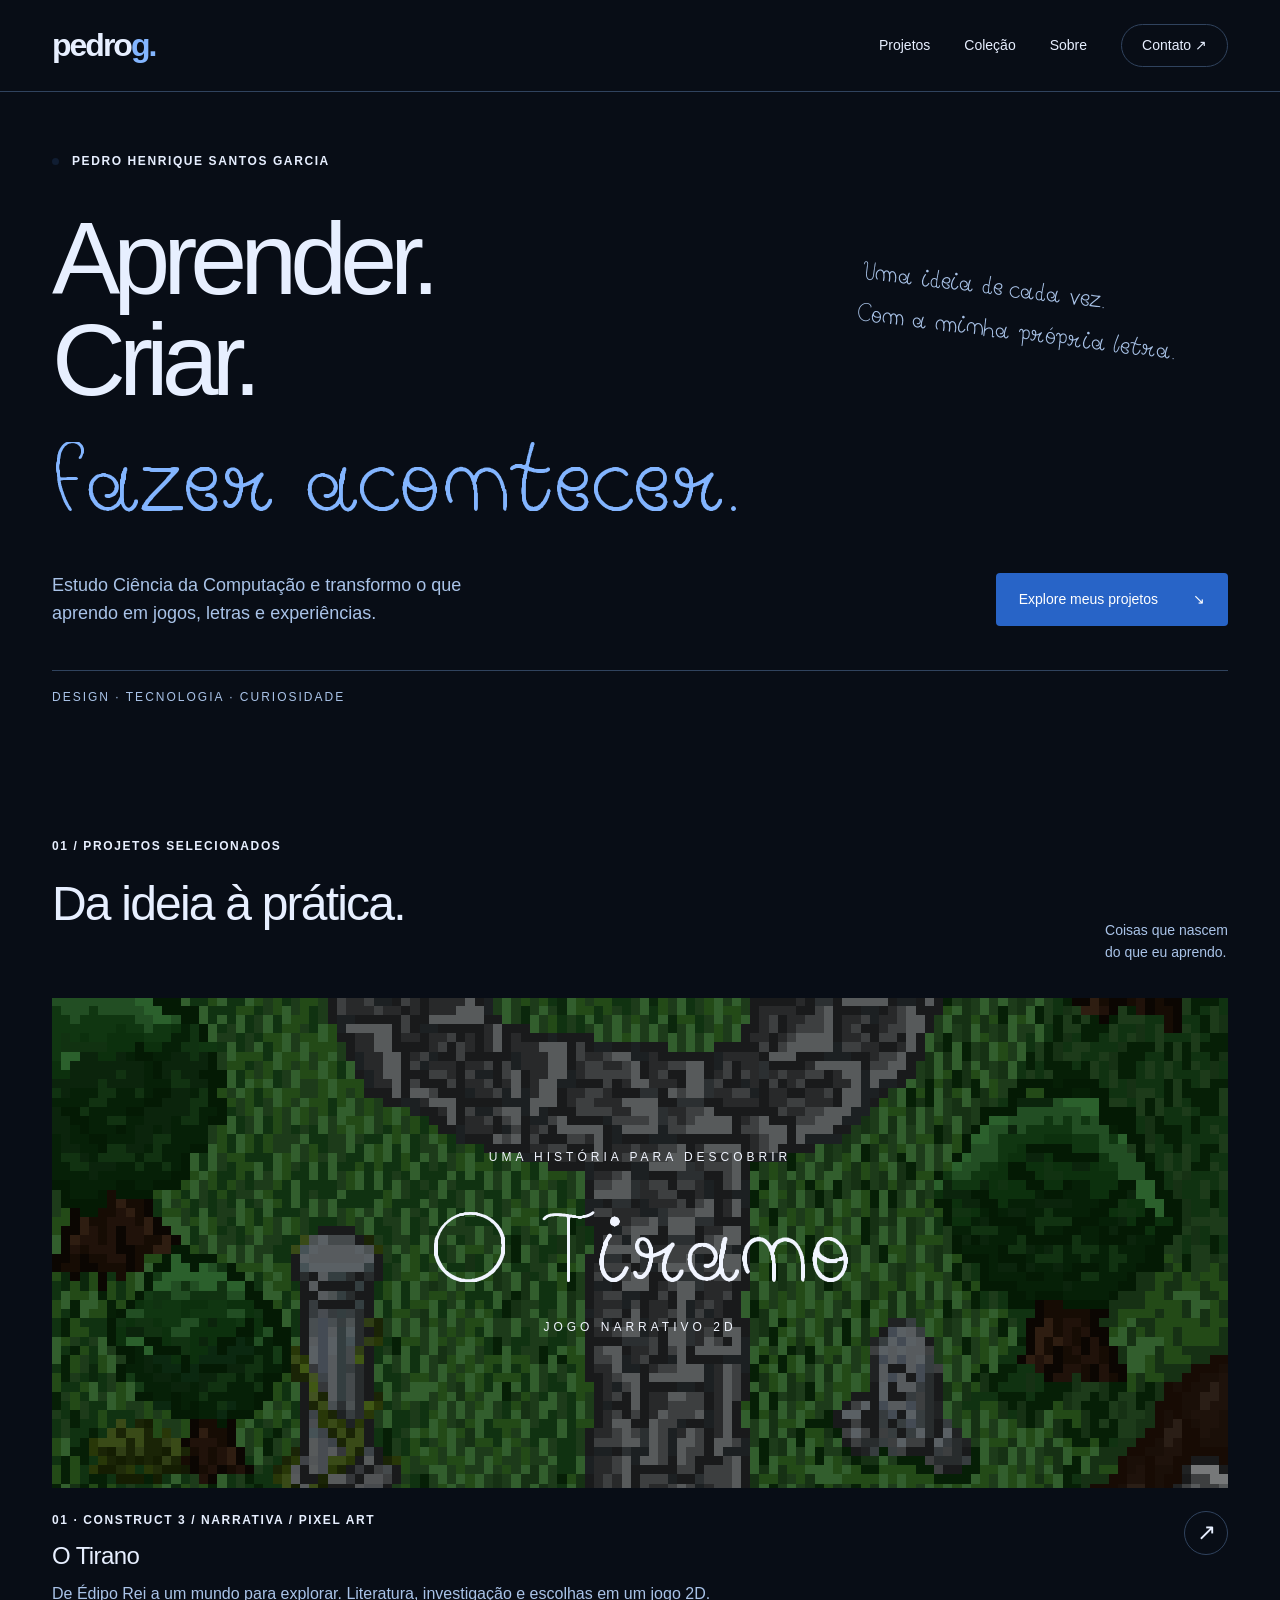
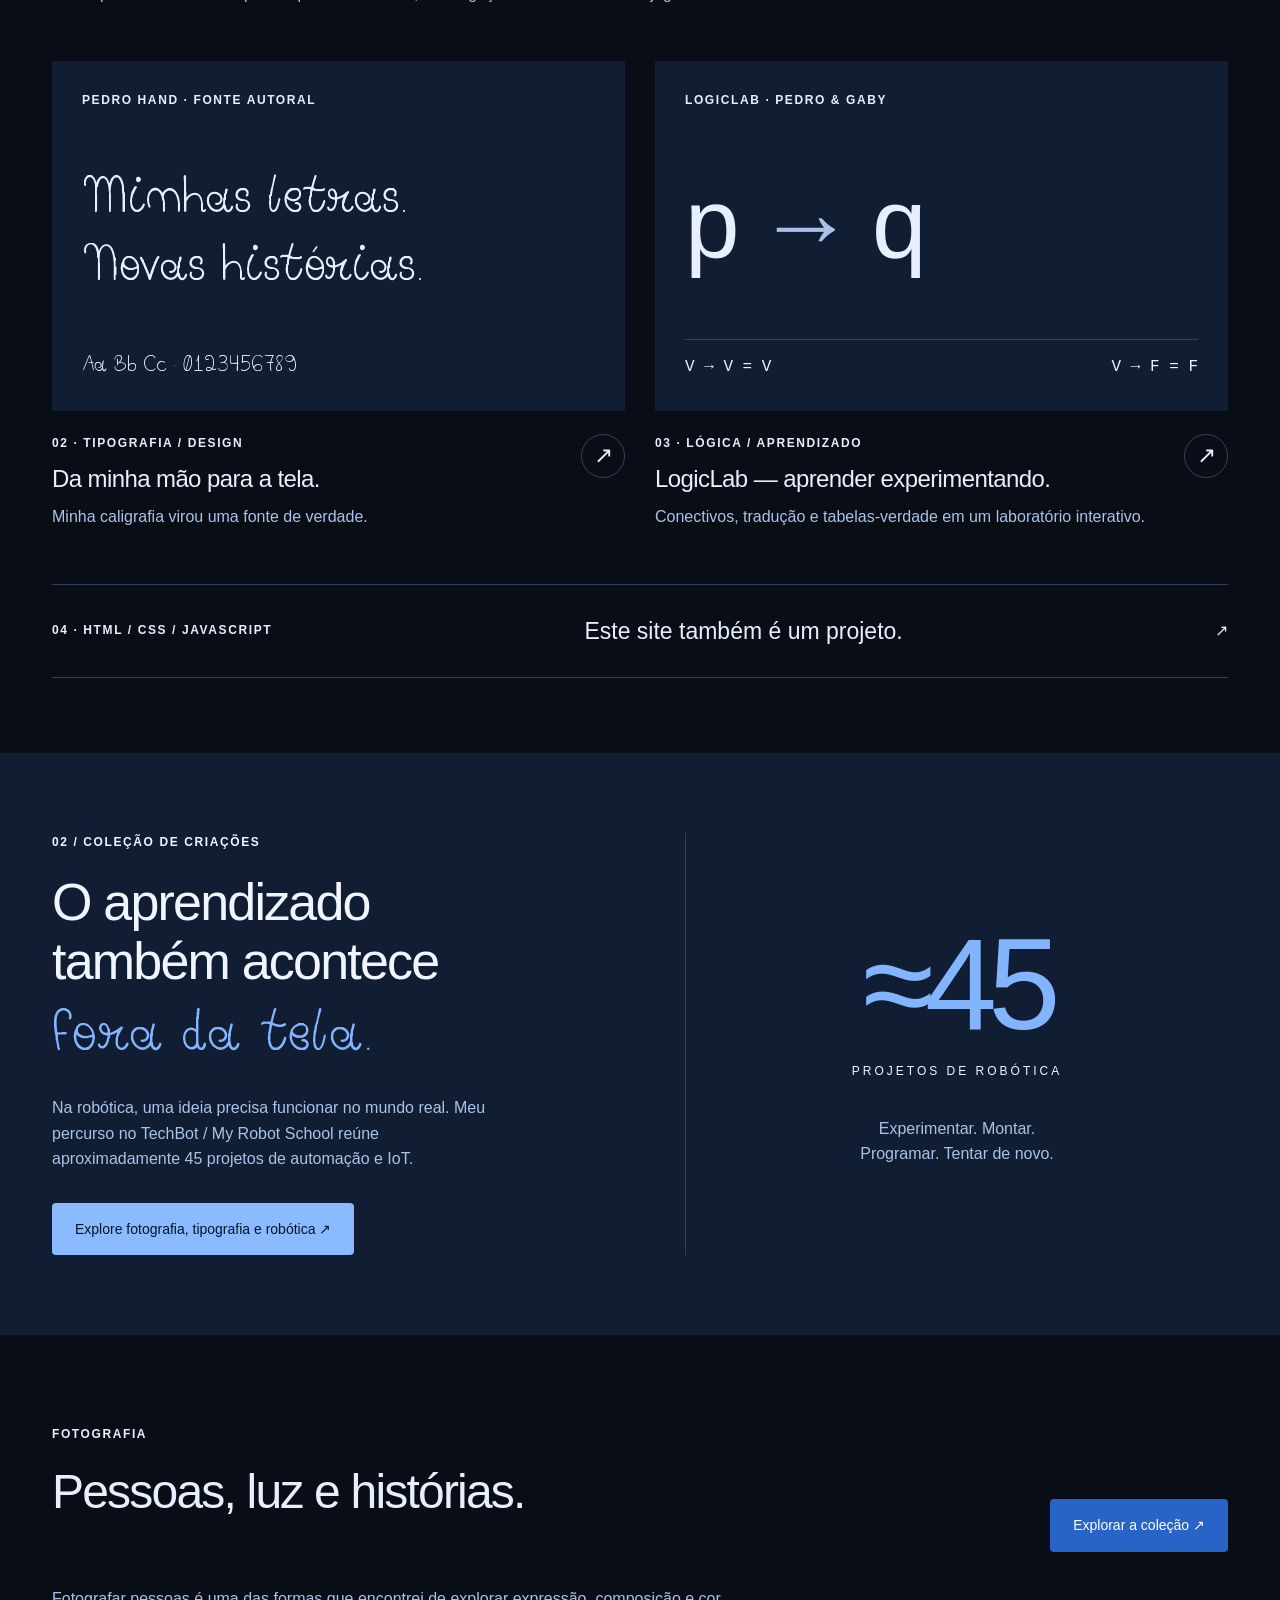
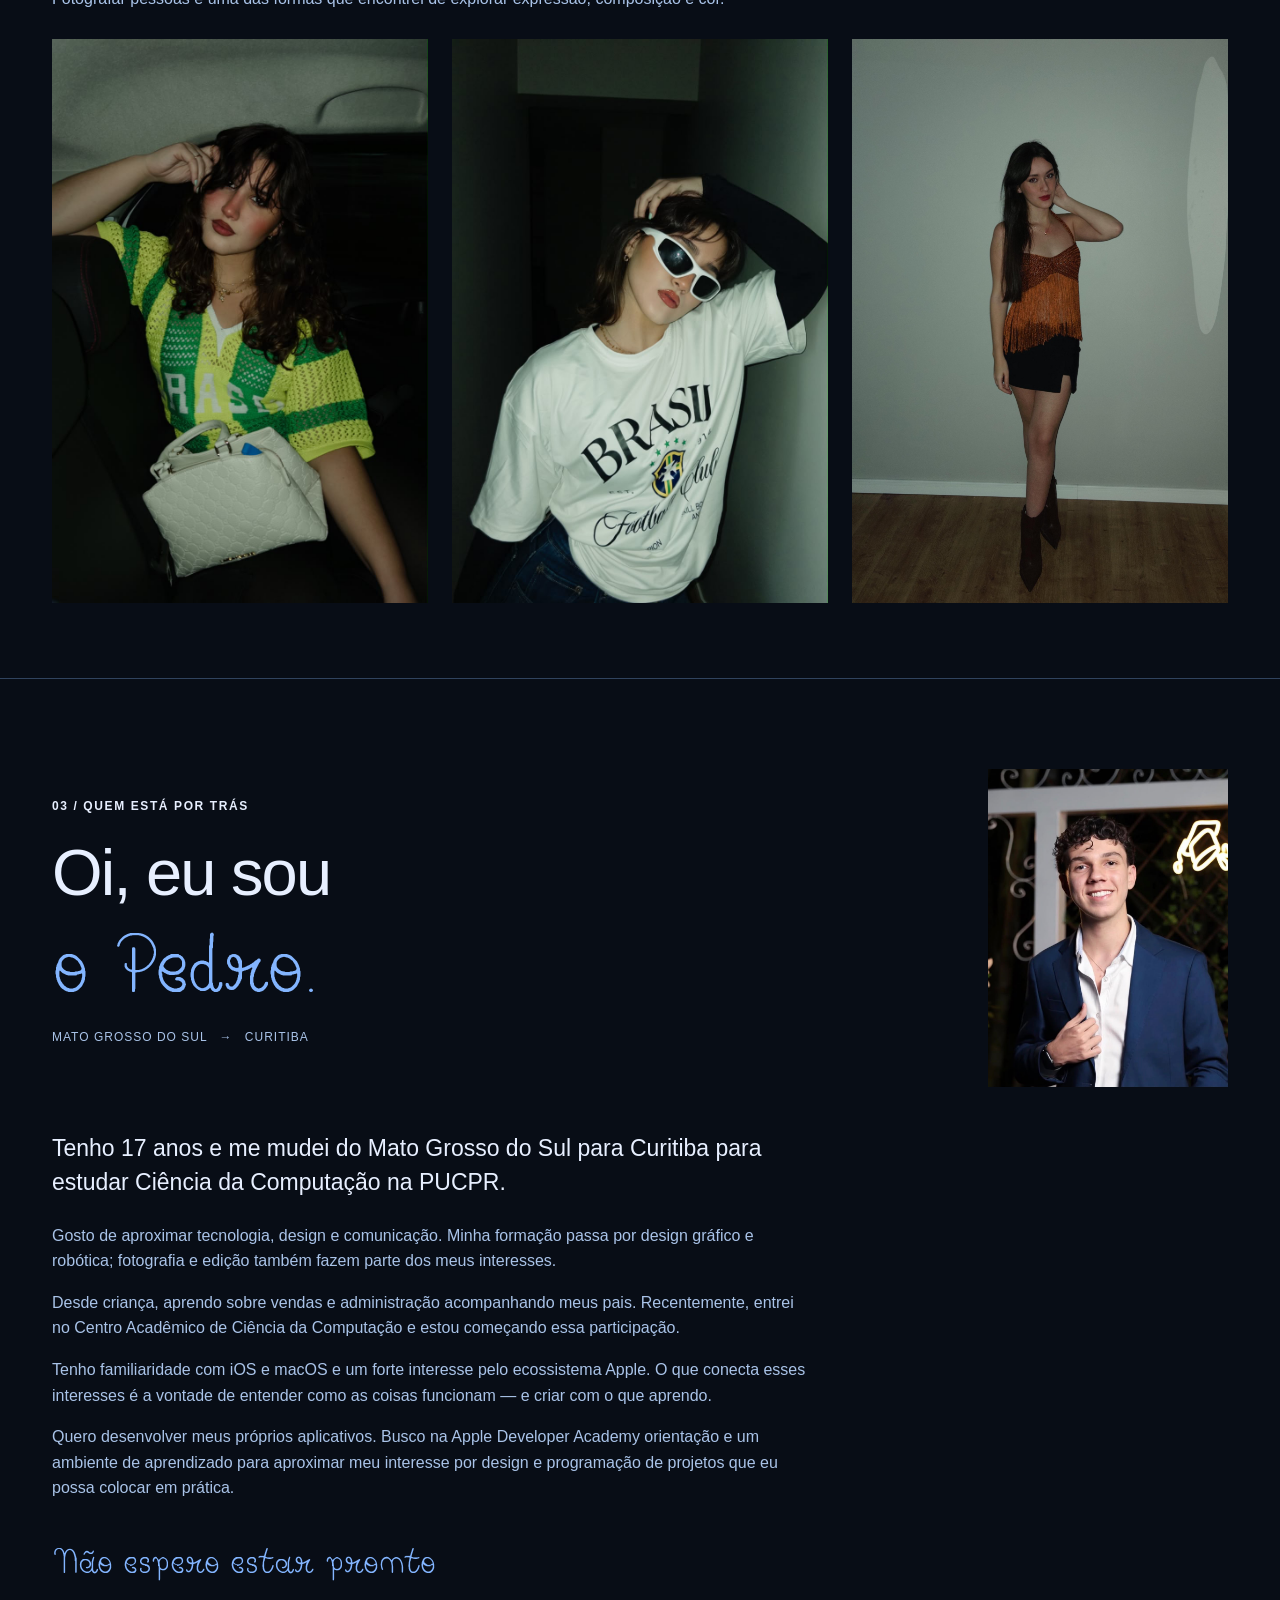
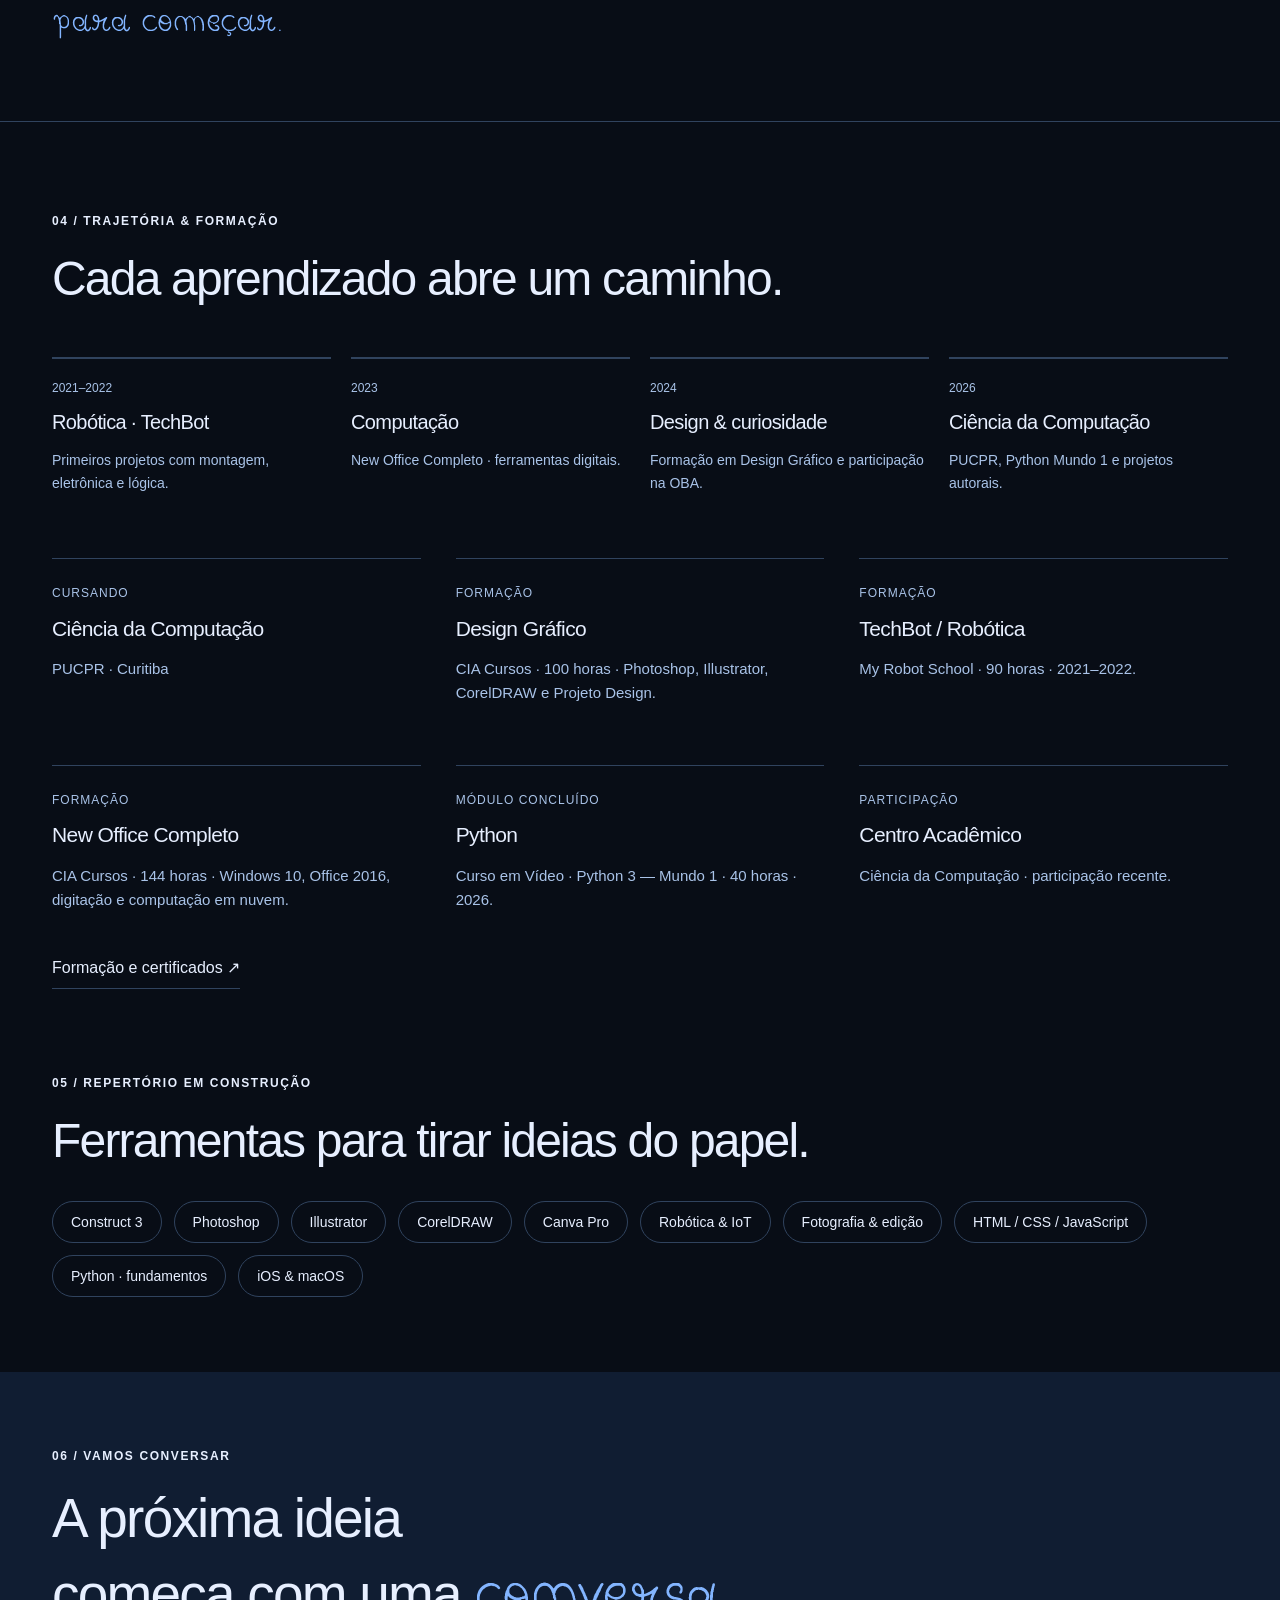
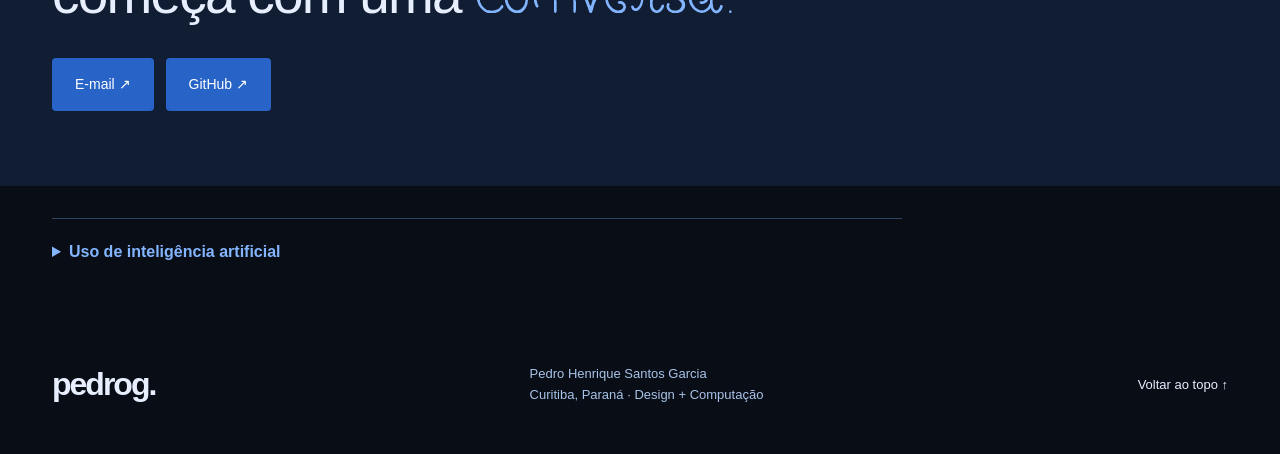
<file: index.html>
<!doctype html>
<html lang="pt-BR">
<head>
<meta charset="utf-8">
<meta name="viewport" content="width=device-width, initial-scale=1">
<meta name="description" content="Aprender, criar, fazer acontecer. Projetos de Pedro Henrique Santos Garcia: design, jogos e Ciência da Computação.">
<meta name="theme-color" content="#080d16">
<title>Aprender, criar, fazer acontecer — Pedro Garcia</title>
<link rel="icon" href="assets/icons/favicon.svg" type="image/svg+xml">
<link rel="preload" href="assets/fonts/PedroHand-Regular.woff2" as="font" type="font/woff2" crossorigin>
<link rel="stylesheet" href="style.css?v=logiclab-portraits-20260911">
<script src="script.js?v=logiclab-portraits-20260911" defer>
</script>
</head>
<body>
<a class="skip" href="#conteudo">Pular para o conteúdo</a>
<header class="header">
<a class="brand" href="index.html" aria-label="Pedro Garcia, início">pedro<span>g.</span>
</a>
<nav aria-label="Navegação principal">
<a href="index.html#projetos">Projetos</a>
<a href="colecao.html">Coleção</a>
<a href="index.html#sobre">Sobre</a>
<a class="nav-contact" href="index.html#contato">Contato <span aria-hidden="true">↗</span>
</a>
</nav>
</header>
<main id="conteudo">
<section class="hero wrap">
<div class="eyebrow">
<span class="dot">
</span> PEDRO HENRIQUE SANTOS GARCIA</div>
<h1>Aprender.<br>Criar.<br>
<span class="hand">Fazer acontecer.</span>
</h1>
<div class="hero-bottom">
<p>Estudo Ciência da Computação e transformo o que aprendo em jogos, letras e experiências.</p>
<a class="button" href="#projetos">Explore meus projetos <span aria-hidden="true">↘</span>
</a>
</div>
<div class="hero-note">Uma ideia de cada vez.<br>Com a minha própria letra.</div>
<div class="hero-index">DESIGN · TECNOLOGIA · CURIOSIDADE</div>
</section>
<section id="projetos" class="wrap section">
<div class="section-heading">
<div>
<span class="eyebrow">01 / PROJETOS SELECIONADOS</span>
<h2>Da ideia à prática.</h2>
</div>
<p>Coisas que nascem<br>do que eu aprendo.</p>
</div>
<a class="featured project-link" href="projetos/o-tirano.html">
<div class="game-cover">
<img src="assets/images/tirano-mapa.png" alt="Mapa em pixel art de O Tirano, com uma estrada entre árvores e ruínas" width="1920" height="1920">
<div class="game-title">
<span>UMA HISTÓRIA PARA DESCOBRIR</span>
<strong>O Tirano</strong>
<span>JOGO NARRATIVO 2D</span>
</div>
</div>
<div class="project-info">
<div>
<span class="eyebrow">01 · CONSTRUCT 3 / NARRATIVA / PIXEL ART</span>
<h3>O Tirano</h3>
<p>De Édipo Rei a um mundo para explorar. Literatura, investigação e escolhas em um jogo 2D.</p>
</div>
<span class="round" aria-label="Conhecer O Tirano">↗</span>
</div>
</a>
<div class="project-grid">
<a class="project-link" href="projetos/fonte-autoral.html">
<div class="font-cover">
<span class="eyebrow">PEDRO HAND · FONTE AUTORAL</span>
<span class="hand">Minhas letras.<br>Novas histórias.</span>
<span>Aa Bb Cc · 0123456789</span>
</div>
<div class="project-info">
<div>
<span class="eyebrow">02 · TIPOGRAFIA / DESIGN</span>
<h3>Da minha mão para a tela.</h3>
<p>Minha caligrafia virou uma fonte de verdade.</p>
</div>
<span class="round" aria-hidden="true">↗</span>
</div>
</a>
<a class="project-link" href="projetos/quiz-logica.html">
<div class="logic-cover">
<span class="eyebrow">LOGICLAB · PEDRO & GABY</span>
<span class="logic">p <span>→</span> q</span>
<div class="truth">
<span>V → V = V</span>
<span>V → F = F</span>
</div>
</div>
<div class="project-info">
<div>
<span class="eyebrow">03 · LÓGICA / APRENDIZADO</span>
<h3>LogicLab — aprender experimentando.</h3>
<p>Conectivos, tradução e tabelas-verdade em um laboratório interativo.</p>
</div>
<span class="round" aria-hidden="true">↗</span>
</div>
</a>
</div>
<a class="portfolio-row" href="projetos/portfolio-web.html">
<span class="eyebrow">04 · HTML / CSS / JAVASCRIPT</span>
<strong>Este site também é um projeto.</strong>
<span aria-hidden="true">↗</span>
</a>
</section>
<section class="collection-band">
<div class="wrap collection-layout">
<div>
<span class="eyebrow">02 / COLEÇÃO DE CRIAÇÕES</span>
<h2>O aprendizado<br>também acontece<br>
<span class="hand">fora da tela.</span>
</h2>
<p>Na robótica, uma ideia precisa funcionar no mundo real. Meu percurso no TechBot / My Robot School reúne aproximadamente 45 projetos de automação e IoT.</p>
<a class="button light" href="colecao.html">Explore fotografia, tipografia e robótica ↗</a>
</div>
<div class="collection-number">
<strong>≈45</strong>
<span>PROJETOS DE ROBÓTICA</span>
<p>Experimentar. Montar.<br>Programar. Tentar de novo.</p>
</div>
</div>
</section>
<section class="wrap section photography-preview"><div class="section-heading"><div><span class="eyebrow">FOTOGRAFIA</span><h2>Pessoas, luz e histórias.</h2></div><a class="button" href="colecao.html#fotografia">Explorar a coleção ↗</a></div><p>Fotografar pessoas é uma das formas que encontrei de explorar expressão, composição e cor.</p><div class="photo-preview-grid"><figure><a href="colecao.html#fotografia" aria-label="Ver a coleção de fotografia"><img src="assets/images/fotografia/retrato-brasil-carro.png" width="854" height="1280" alt="Retrato de modelo no carro, com blusa verde e amarela do Brasil e bolsa branca." loading="lazy"></a></figure><figure><a href="colecao.html#fotografia" aria-label="Ver a coleção de fotografia"><img src="assets/images/fotografia/retrato-oculos-final.png" width="854" height="1280" alt="Retrato de modelo com óculos brancos e camiseta do Brasil, iluminada por flash." loading="lazy"></a></figure><figure><a href="colecao.html#fotografia" aria-label="Ver a coleção de fotografia"><img src="assets/images/fotografia/retrato-fundo-frio.jpg" width="1600" height="2242" class="portrait-cool" alt="Retrato de corpo inteiro de modelo com top marrom diante de um fundo cinza-esverdeado." loading="lazy"></a></figure></div></section>
<section id="sobre" class="wrap section about">
<div class="about-intro">
<div>
<span class="eyebrow">03 / QUEM ESTÁ POR TRÁS</span>
<h2>Oi, eu sou<br>
<span class="hand">o Pedro.</span>
</h2>
<p class="location">MATO GROSSO DO SUL <span>→</span> CURITIBA</p>
</div>
<figure class="portrait-original"><img src="assets/images/pedro-retrato.png" alt="Pedro sorrindo, de blazer azul e camisa branca, diante de um fundo escuro." width="1179" height="1227" loading="lazy"></figure>
</div>
<div class="about-copy">
<p class="lead">Tenho 17 anos e me mudei do Mato Grosso do Sul para Curitiba para estudar Ciência da Computação na PUCPR.</p>
<p>Gosto de aproximar tecnologia, design e comunicação. Minha formação passa por design gráfico e robótica; fotografia e edição também fazem parte dos meus interesses.</p>
<p>Desde criança, aprendo sobre vendas e administração acompanhando meus pais. Recentemente, entrei no Centro Acadêmico de Ciência da Computação e estou começando essa participação.</p>
<p>Tenho familiaridade com iOS e macOS e um forte interesse pelo ecossistema Apple. O que conecta esses interesses é a vontade de entender como as coisas funcionam — e criar com o que aprendo.</p>
<p>Quero desenvolver meus próprios aplicativos. Busco na Apple Developer Academy orientação e um ambiente de aprendizado para aproximar meu interesse por design e programação de projetos que eu possa colocar em prática.</p>
<blockquote class="hand">Não espero estar pronto<br>para começar.</blockquote>
</div>
</section>
<section class="wrap section trajectory">
<span class="eyebrow">04 / TRAJETÓRIA & FORMAÇÃO</span>
<h2>Cada aprendizado abre um caminho.</h2>
<ol class="timeline">
<li><span>2021–2022</span><h3>Robótica · TechBot</h3><p>Primeiros projetos com montagem, eletrônica e lógica.</p></li>
<li><span>2023</span><h3>Computação</h3><p>New Office Completo · ferramentas digitais.</p></li>
<li><span>2024</span><h3>Design & curiosidade</h3><p>Formação em Design Gráfico e participação na OBA.</p></li>
<li><span>2026</span><h3>Ciência da Computação</h3><p>PUCPR, Python Mundo 1 e projetos autorais.</p></li>
</ol>
<div class="courses">
<article>
<span>CURSANDO</span>
<h3>Ciência da Computação</h3>
<p>PUCPR · Curitiba</p>
</article>
<article>
<span>FORMAÇÃO</span>
<h3>Design Gráfico</h3>
<p>CIA Cursos · 100 horas · Photoshop, Illustrator, CorelDRAW e Projeto Design.</p>
</article>
<article>
<span>FORMAÇÃO</span>
<h3>TechBot / Robótica</h3>
<p>My Robot School · 90 horas · 2021–2022.</p>
</article>
<article>
<span>FORMAÇÃO</span>
<h3>New Office Completo</h3>
<p>CIA Cursos · 144 horas · Windows 10, Office 2016, digitação e computação em nuvem.</p>
</article>
<article>
<span>MÓDULO CONCLUÍDO</span>
<h3>Python</h3>
<p>Curso em Vídeo · Python 3 — Mundo 1 · 40 horas · 2026.</p>
</article>
<article>
<span>PARTICIPAÇÃO</span>
<h3>Centro Acadêmico</h3>
<p>Ciência da Computação · participação recente.</p>
</article>
</div>
<a class="text-link" href="certificados.html">Formação e certificados ↗</a>
</section>
<section class="wrap section toolkit">
<span class="eyebrow">05 / REPERTÓRIO EM CONSTRUÇÃO</span>
<h2>Ferramentas para tirar ideias do papel.</h2>
<div class="tags">
<span>Construct 3</span>
<span>Photoshop</span>
<span>Illustrator</span>
<span>CorelDRAW</span>
<span>Canva Pro</span>
<span>Robótica & IoT</span>
<span>Fotografia & edição</span>
<span>HTML / CSS / JavaScript</span>
<span>Python · fundamentos</span>
<span>iOS & macOS</span>
</div>
</section>
<section id="contato" class="contact">
<div class="wrap">
<span class="eyebrow">06 / VAMOS CONVERSAR</span>
<h2>A próxima ideia<br>começa com uma <span class="hand">conversa.</span>
</h2>
<div data-contact>
<a class="button" href="mailto:ex.pedrog@gmail.com">ex.pedrog@gmail.com ↗</a>
<a class="button" href="https://github.com/expedrog-dev">GitHub ↗</a>
</div>
</div>
</section>
<div class="wrap"><details class="ai-disclosure"><summary>Uso de inteligência artificial</summary><p>Usei o ChatGPT, da OpenAI, para apoiar a organização e a revisão dos textos. A implementação e os ajustes deste site em HTML, CSS e JavaScript tiveram auxílio do Codex, da OpenAI. Em O Tirano, usei o ChatGPT como apoio à programação em blocos no Construct 3. As fotografias publicadas são registros originais, sem geração ou alteração por IA. Os mapas do jogo foram desenhados pela Maria.</p></details></div>
</main>
<footer>
<a class="brand" href="index.html">pedrog.</a>
<p>Pedro Henrique Santos Garcia<br>Curitiba, Paraná · Design + Computação</p>
<a href="#conteudo">Voltar ao topo ↑</a>
</footer>
</body>
</html>
</file>
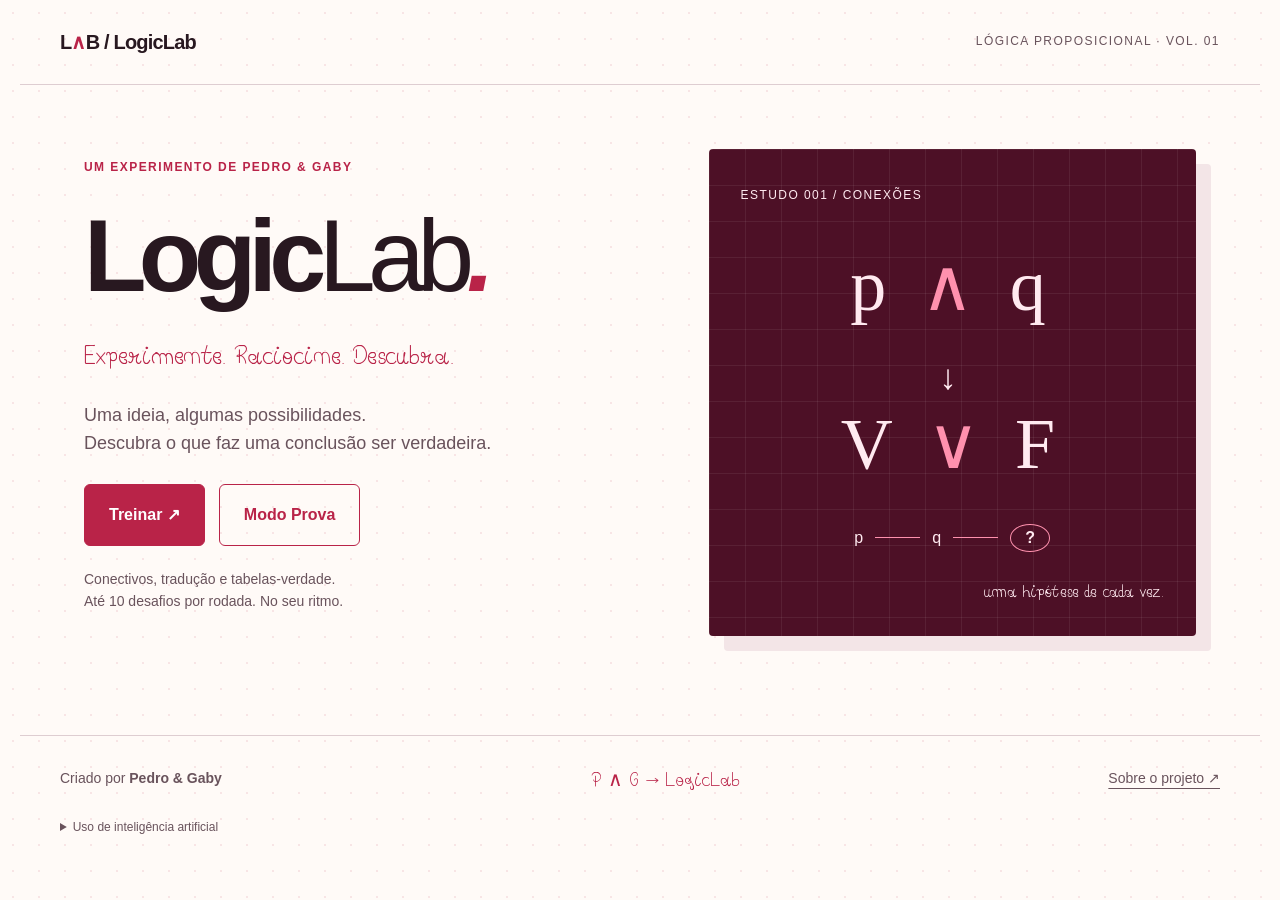
<file: logiclab/index.html>
<!doctype html>
<html lang="pt-BR">
  <head>
    <meta charset="utf-8" />
    <meta name="viewport" content="width=device-width, initial-scale=1" />
    <meta
      name="description"
      content="LogicLab: um laboratório de lógica proposicional criado por Pedro e Gaby."
    />
    <title>LogicLab — Pedro & Gaby</title>
    <link rel="stylesheet" href="style.css" />
    <link
      rel="icon"
      href="data:image/svg+xml,%3Csvg%20xmlns%3D%22http%3A%2F%2Fwww.w3.org%2F2000%2Fsvg%22%20viewBox%3D%220%200%2032%2032%22%3E%3Crect%20width%3D%2232%22%20height%3D%2232%22%20rx%3D%226%22%20fill%3D%22%23b92348%22%2F%3E%3Cpath%20d%3D%22M8%2024%2016%208%2024%2024%22%20fill%3D%22none%22%20stroke%3D%22white%22%20stroke-width%3D%223%22%2F%3E%3C%2Fsvg%3E"
    />
  </head>
  <body>
    <a class="skip" href="#principal">Pular para o laboratório</a>
    <header>
      <a class="brand" href="index.html">L<span>∧</span>B / LogicLab</a>
      <span class="edition">LÓGICA PROPOSICIONAL · VOL. 01</span>
    </header>
    <main id="principal">
      <section id="inicio" class="screen hero">
        <div>
          <p class="eyebrow">UM EXPERIMENTO DE PEDRO & GABY</p>
          <h1>Logic<span>Lab</span><i>.</i></h1>
          <p class="hand">Experimente. Raciocine. Descubra.</p>
          <p class="intro">
            Uma ideia, algumas possibilidades.<br />Descubra o que faz uma
            conclusão ser verdadeira.
          </p>
          <div class="inicio-actions">
            <button id="botaoComecar" class="primary">
              Treinar <span aria-hidden="true">↗</span>
            </button>
            <button id="botaoModoProva" class="secondary">Modo Prova</button>
          </div>
          <p class="micro">
            Conectivos, tradução e tabelas-verdade.<br />Até 10 desafios por
            rodada. No seu ritmo.
          </p>
        </div>
        <div class="lab-art" aria-hidden="true">
          <span class="art-label">ESTUDO 001 / CONEXÕES</span>
          <div class="formula">
            p <b>∧</b> q<br /><span>↓</span><br />V <b>∨</b> F
          </div>
          <div class="signal">
            <span>p</span>
            <i></i>
            <span>q</span>
            <i></i>
            <b>?</b>
          </div>
          <span class="art-note">uma hipótese de cada vez.</span>
        </div>
      </section>
      <section id="categorias" class="screen" style="display: none">
        <p class="eyebrow">01 / ESCOLHA SEU EXPERIMENTO</p>
        <h2>O que vamos <em>investigar?</em></h2>
        <p>Escolha uma categoria para começar.</p>
        <div id="botoesCategorias" class="choices">
          <button class="botaoCategoria" data-categoria="conectivos">
            <span class="symbol">∧ ∨ ¬</span>
            <strong>Conectivos</strong>
            <small>Os símbolos que conectam ideias.</small>
            <span class="card-arrow">↗</span>
          </button>
          <button class="botaoCategoria" data-categoria="traducao">
            <span class="symbol">A → p</span>
            <strong>Tradução</strong>
            <small>Da linguagem cotidiana à lógica.</small>
            <span class="card-arrow">↗</span>
          </button>
          <button class="botaoCategoria" data-categoria="tabela">
            <span class="symbol">V / F</span>
            <strong>Tabela-verdade</strong>
            <small>Explore cada possibilidade.</small>
            <span class="card-arrow">↗</span>
          </button>
          <button class="botaoCategoria" data-categoria="misturado">
            <span class="symbol">↔</span>
            <strong>Misturado</strong>
            <small>Conecte tudo o que você aprendeu.</small>
            <span class="card-arrow">↗</span>
          </button>
        </div>
      </section>
      <section id="dificuldades" class="screen" style="display: none">
        <button class="back" data-back="categorias">← Categorias</button>
        <p class="eyebrow">02 / AJUSTE O DESAFIO</p>
        <h2>Qual é o seu <em>ritmo?</em></h2>
        <p id="categoriaSelecionada"></p>
        <div id="botoesDificuldades" class="choices">
          <button class="botaoDificuldade" data-dificuldade="facil">
            <span class="symbol">01</span>
            <strong>Fácil</strong>
            <small>Comece pelos fundamentos.</small>
          </button>
          <button class="botaoDificuldade" data-dificuldade="medio">
            <span class="symbol">02</span>
            <strong>Médio</strong>
            <small>Conecte os conceitos.</small>
          </button>
          <button class="botaoDificuldade" data-dificuldade="dificil">
            <span class="symbol">03</span>
            <strong>Difícil</strong>
            <small>Investigue novas combinações.</small>
          </button>
          <button class="botaoDificuldade" data-dificuldade="todas">
            <span class="symbol">∞</span>
            <strong>Todas</strong>
            <small>Experimente todos os níveis.</small>
          </button>
        </div>
      </section>
      <section id="quiz" class="screen quiz-panel" style="display: none">
        <p class="eyebrow" id="infoQuiz"></p>
        <div class="telemetry">
          <h2 id="numeroQuestao"></h2>
          <span id="progressLabel"></span>
        </div>
        <div
          id="barraProgresso"
          role="progressbar"
          aria-label="Progresso da rodada"
          aria-valuemin="0"
          aria-valuemax="100"
        >
          <div id="progresso"></div>
        </div>
        <h2 id="textoPergunta" tabindex="-1"></h2>
        <div id="alternativas"></div>
        <div id="areaTabela" style="display: none"></div>
        <button id="botaoVerificarTabela" class="primary" style="display: none">
          Verificar tabela
        </button>
        <p id="feedback" role="status" aria-live="polite"></p>
        <button id="botaoProxima" class="primary" style="display: none">
          Próxima questão →
        </button>
      </section>
      <section id="resultado" class="screen result" style="display: none">
        <p class="eyebrow">EXPERIMENTO CONCLUÍDO</p>
        <h2>Aprender é <em>conectar.</em></h2>
        <div id="scoreRing">
          <strong id="porcentagemResultado"></strong><span>de acertos</span>
        </div>
        <p id="resultadoFinal"></p>
        <p id="textoResultado"></p>
        <p id="mensagemResultado" role="status"></p>
        <section class="desempenho" aria-labelledby="tituloDesempenho">
          <h3 id="tituloDesempenho">Suas conexões por categoria</h3>
          <div id="desempenhoCategorias"></div>
          <p id="recomendacaoRevisao"></p>
        </section>
        <div class="result-actions">
          <button id="botaoReiniciar" class="primary">
            Experimentar novamente ↗
          </button>
          <button id="botaoCategorias" class="secondary">
            Trocar categoria
          </button>
        </div>
      </section>
    </main>
    <footer>
      <span>Criado por <strong>Pedro & Gaby</strong></span
      ><span class="signature" title="Pedro e Gaby criam o LogicLab"
        >P ∧ G → LogicLab</span
      ><a
        href="https://expedrog-dev.github.io/portfolio/projetos/quiz-logica.html"
        >Sobre o projeto ↗</a
      >
      <details>
        <summary>Uso de inteligência artificial</summary>
        <p>
          ChatGPT / Codex auxiliaram no redesign, na revisão do código, na
          acessibilidade e nos testes desta versão. Projeto em coautoria de
          Pedro e Gaby.
        </p>
      </details>
    </footer>
    <script src="script.js"></script>
  </body>
</html>
</file>
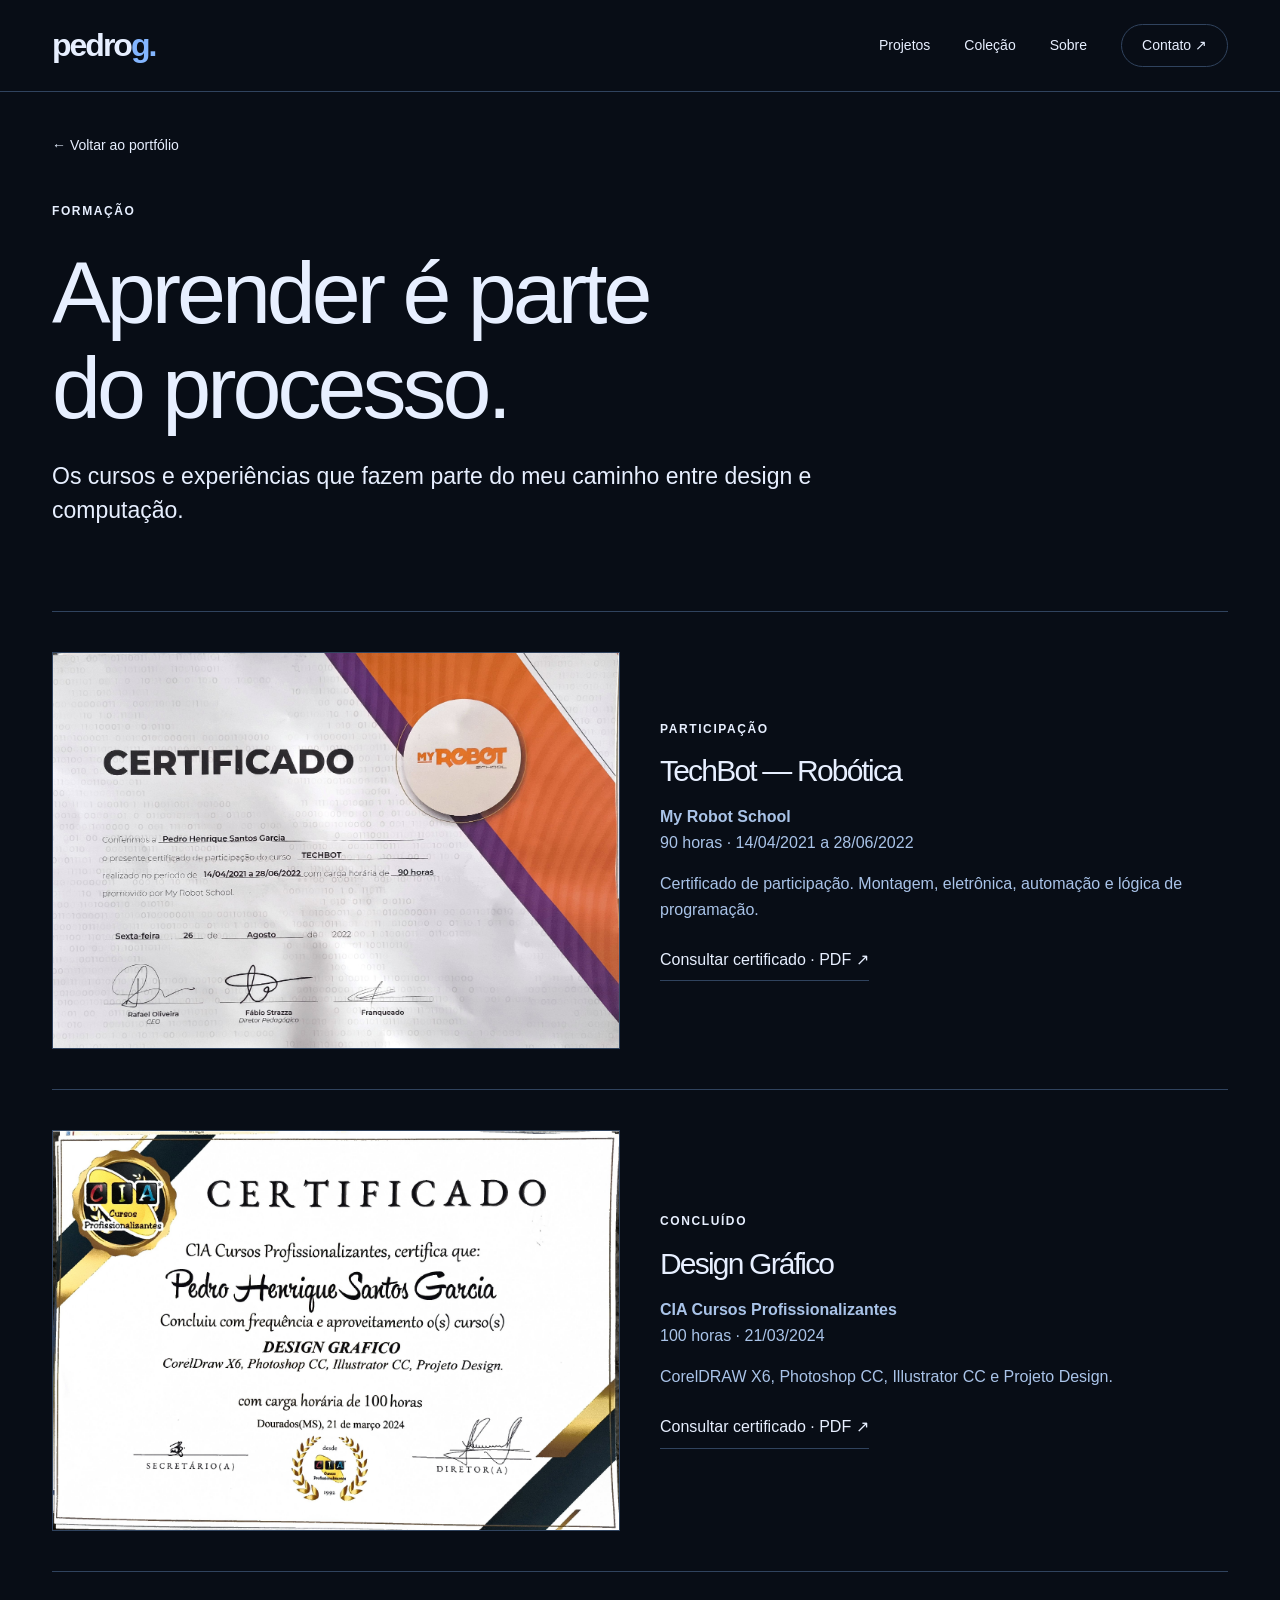
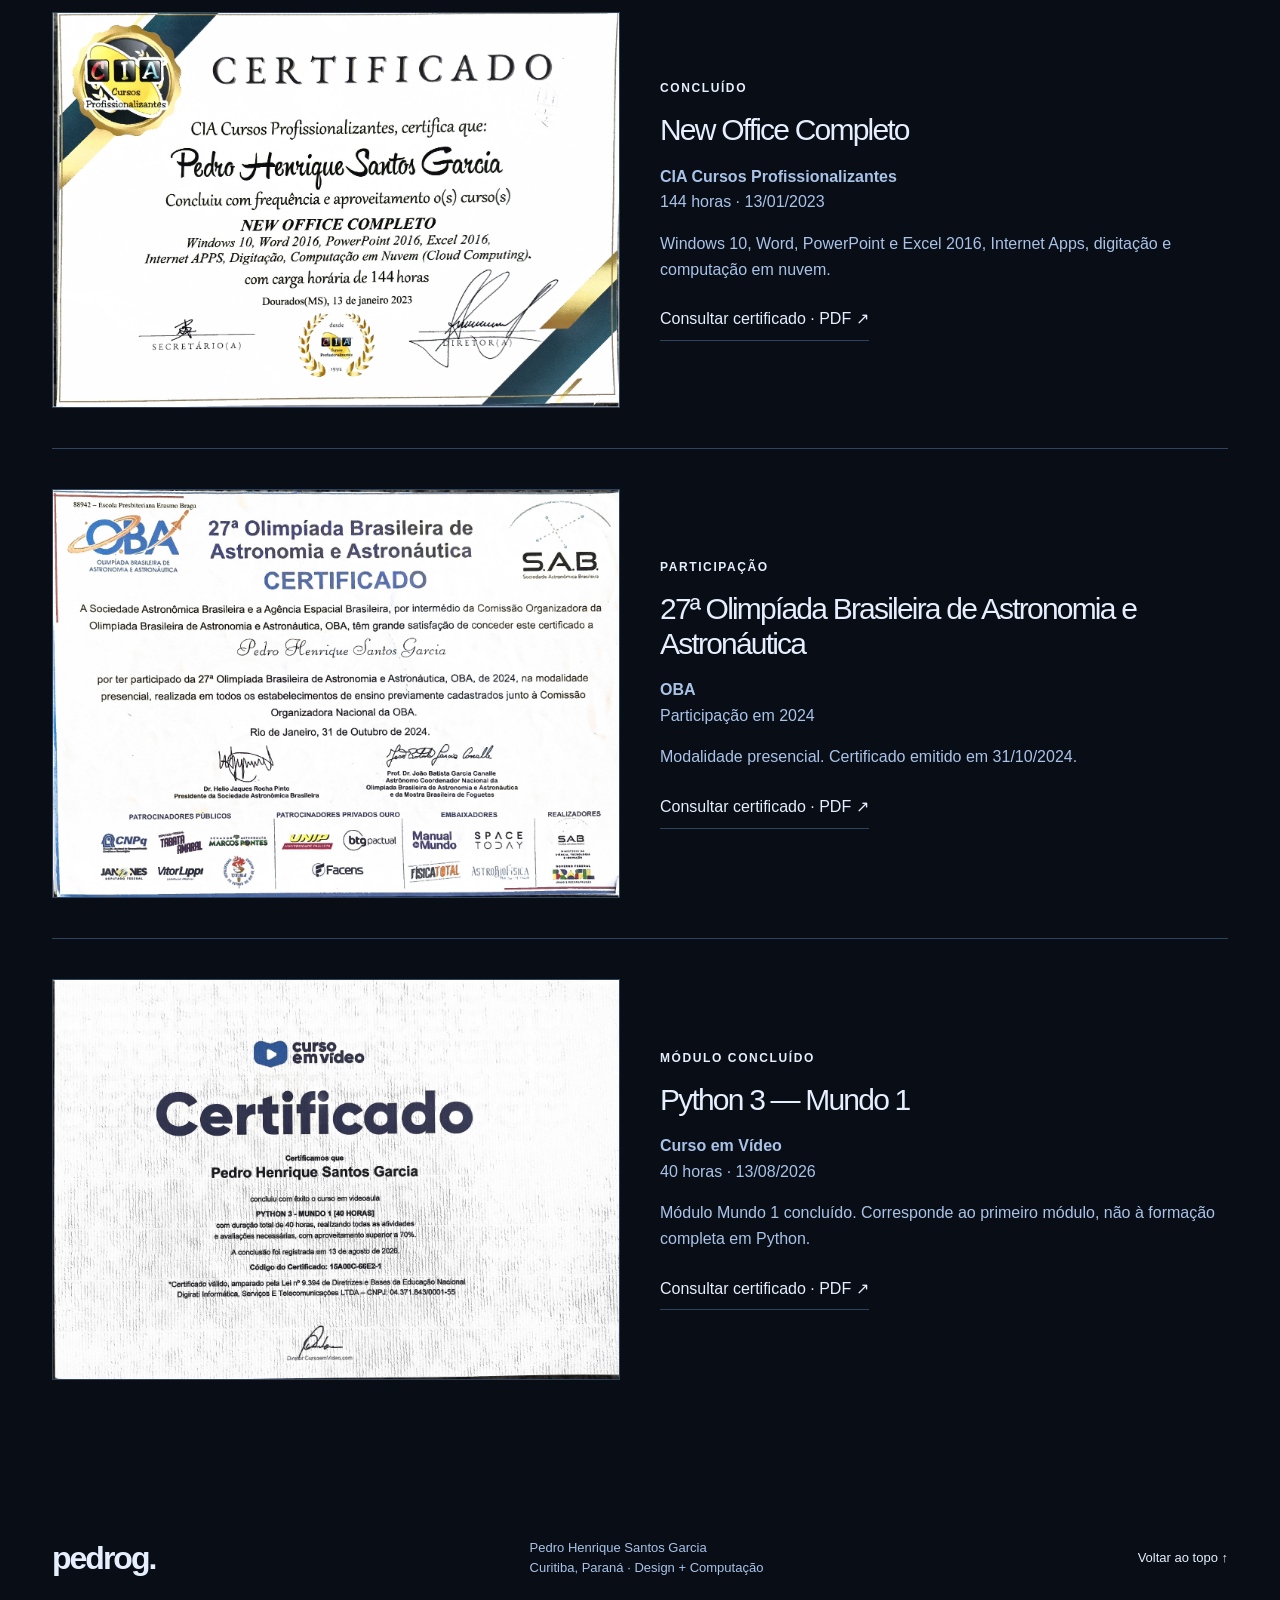
<file: certificados.html>
<!doctype html>
<html lang="pt-BR">
<head>
<meta charset="utf-8">
<meta name="viewport" content="width=device-width, initial-scale=1">
<meta name="description" content="Formação e certificados. Projetos de Pedro Henrique Santos Garcia: design, jogos e Ciência da Computação.">
<meta name="theme-color" content="#080d16">
<title>Formação e certificados — Pedro Garcia</title>
<link rel="icon" href="assets/icons/favicon.svg" type="image/svg+xml">
<link rel="preload" href="assets/fonts/PedroHand-Regular.woff2" as="font" type="font/woff2" crossorigin>
<link rel="stylesheet" href="style.css?v=logiclab-portraits-20260911">
<script src="script.js?v=logiclab-portraits-20260911" defer>
</script>
</head>
<body>
<a class="skip" href="#conteudo">Pular para o conteúdo</a>
<header class="header">
<a class="brand" href="index.html" aria-label="Pedro Garcia, início">pedro<span>g.</span>
</a>
<nav aria-label="Navegação principal">
<a href="index.html#projetos">Projetos</a>
<a href="colecao.html">Coleção</a>
<a href="index.html#sobre">Sobre</a>
<a class="nav-contact" href="index.html#contato">Contato <span aria-hidden="true">↗</span>
</a>
</nav>
</header>
<main id="conteudo">
<section class="wrap detail-hero">
<a class="back" href="index.html">← Voltar ao portfólio</a>
<span class="eyebrow">FORMAÇÃO</span>
<h1>Aprender é parte<br>do processo.</h1>
<p class="lead">Os cursos e experiências que fazem parte do meu caminho entre design e computação.</p>
</section>
<section class="wrap certificate-list"><article class="certificate-card"><a href="assets/certificados/techbot.pdf"><img src="assets/certificados/techbot.png" alt="Certificado de TechBot — Robótica de Pedro Henrique Santos Garcia" loading="lazy"></a><div><span class="eyebrow">PARTICIPAÇÃO</span><h2>TechBot — Robótica</h2><p><strong>My Robot School</strong><br>90 horas · 14/04/2021 a 28/06/2022</p><p>Certificado de participação. Montagem, eletrônica, automação e lógica de programação.</p><a class="text-link" href="assets/certificados/techbot.pdf">Consultar certificado · PDF ↗</a></div></article>
<article class="certificate-card"><a href="assets/certificados/design-grafico.pdf"><img src="assets/certificados/design-grafico.png" alt="Certificado de Design Gráfico de Pedro Henrique Santos Garcia" loading="lazy"></a><div><span class="eyebrow">CONCLUÍDO</span><h2>Design Gráfico</h2><p><strong>CIA Cursos Profissionalizantes</strong><br>100 horas · 21/03/2024</p><p>CorelDRAW X6, Photoshop CC, Illustrator CC e Projeto Design.</p><a class="text-link" href="assets/certificados/design-grafico.pdf">Consultar certificado · PDF ↗</a></div></article>
<article class="certificate-card"><a href="assets/certificados/new-office.pdf"><img src="assets/certificados/new-office.png" alt="Certificado de New Office Completo de Pedro Henrique Santos Garcia" loading="lazy"></a><div><span class="eyebrow">CONCLUÍDO</span><h2>New Office Completo</h2><p><strong>CIA Cursos Profissionalizantes</strong><br>144 horas · 13/01/2023</p><p>Windows 10, Word, PowerPoint e Excel 2016, Internet Apps, digitação e computação em nuvem.</p><a class="text-link" href="assets/certificados/new-office.pdf">Consultar certificado · PDF ↗</a></div></article>
<article class="certificate-card"><a href="assets/certificados/oba-2024.pdf"><img src="assets/certificados/oba-2024.png" alt="Certificado de 27ª Olimpíada Brasileira de Astronomia e Astronáutica de Pedro Henrique Santos Garcia" loading="lazy"></a><div><span class="eyebrow">PARTICIPAÇÃO</span><h2>27ª Olimpíada Brasileira de Astronomia e Astronáutica</h2><p><strong>OBA</strong><br>Participação em 2024</p><p>Modalidade presencial. Certificado emitido em 31/10/2024.</p><a class="text-link" href="assets/certificados/oba-2024.pdf">Consultar certificado · PDF ↗</a></div></article>
<article class="certificate-card"><a href="assets/certificados/python-mundo-1.pdf"><img src="assets/certificados/python-mundo-1.png" alt="Certificado de Python 3 — Mundo 1 de Pedro Henrique Santos Garcia" loading="lazy"></a><div><span class="eyebrow">MÓDULO CONCLUÍDO</span><h2>Python 3 — Mundo 1</h2><p><strong>Curso em Vídeo</strong><br>40 horas · 13/08/2026</p><p>Módulo Mundo 1 concluído. Corresponde ao primeiro módulo, não à formação completa em Python.</p><a class="text-link" href="assets/certificados/python-mundo-1.pdf">Consultar certificado · PDF ↗</a></div></article></section>
</main>
<footer>
<a class="brand" href="index.html">pedrog.</a>
<p>Pedro Henrique Santos Garcia<br>Curitiba, Paraná · Design + Computação</p>
<a href="#conteudo">Voltar ao topo ↑</a>
</footer>
</body>
</html>
</file>
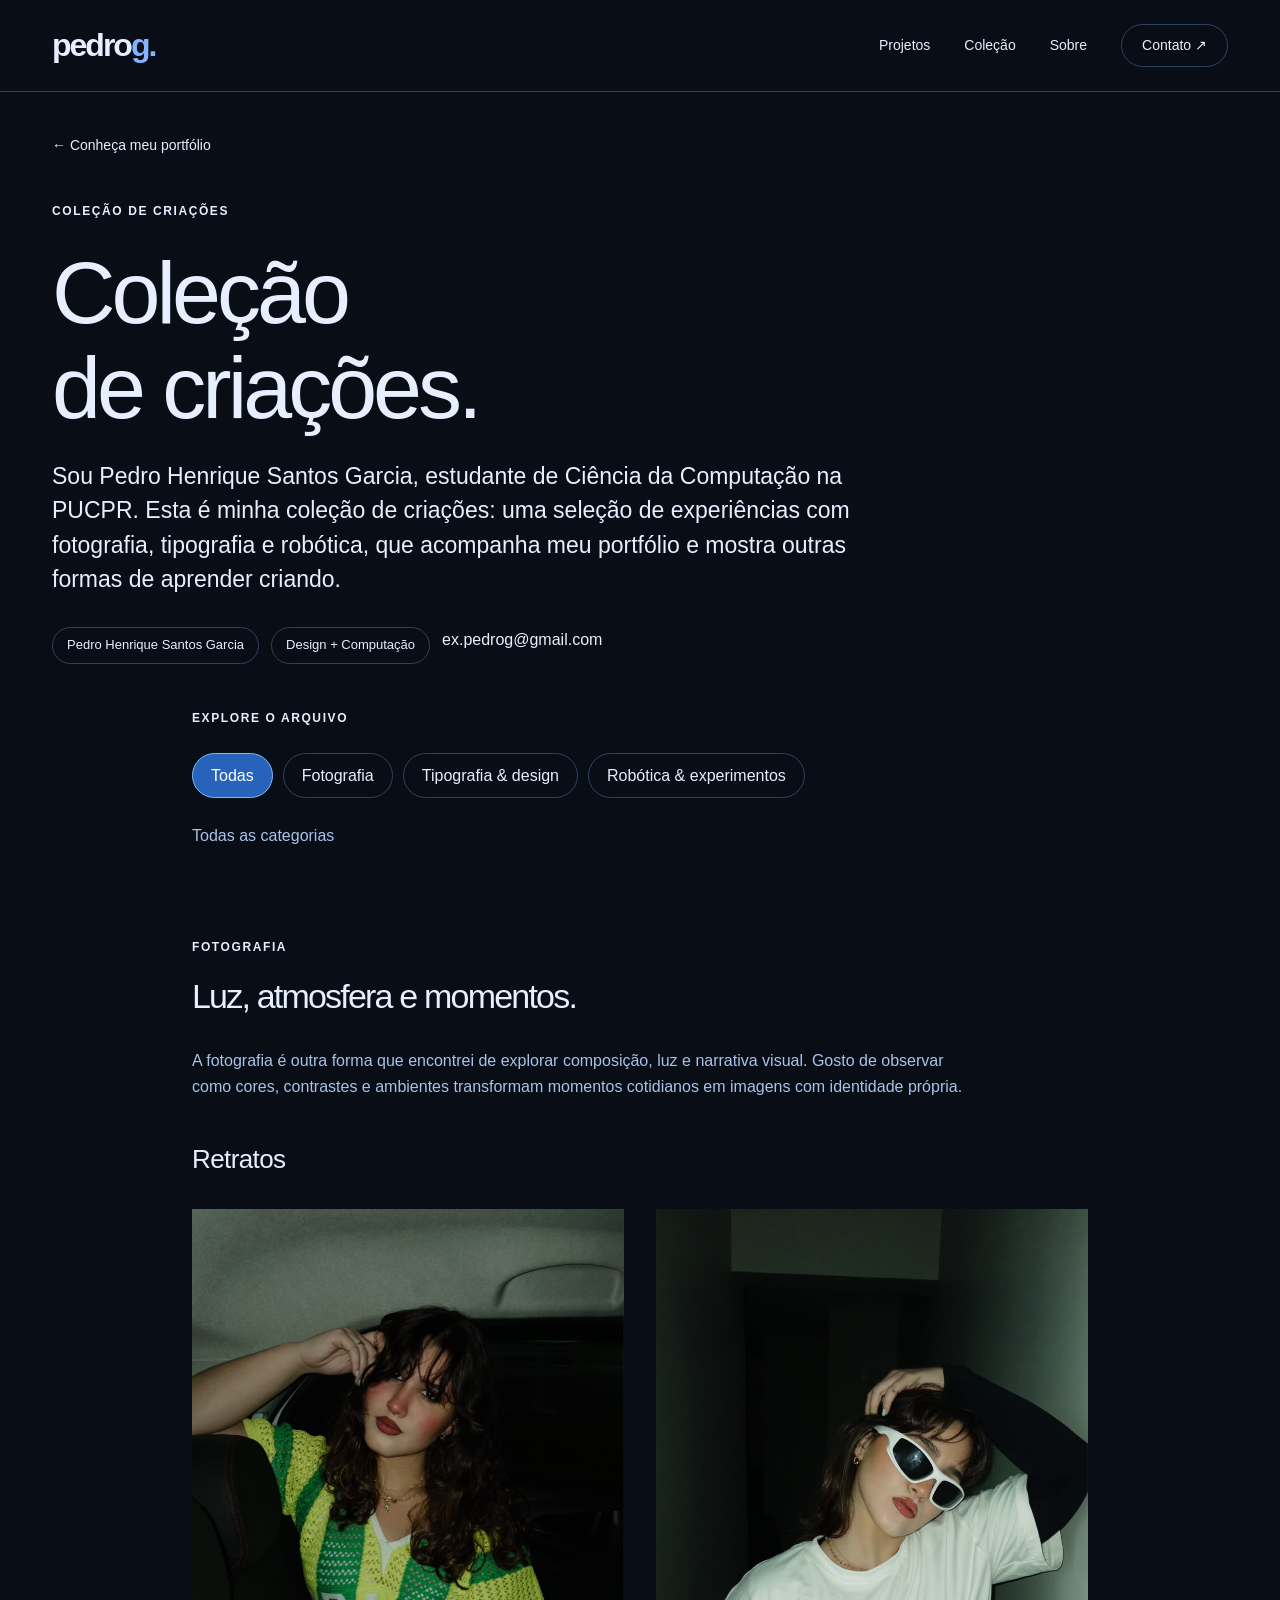
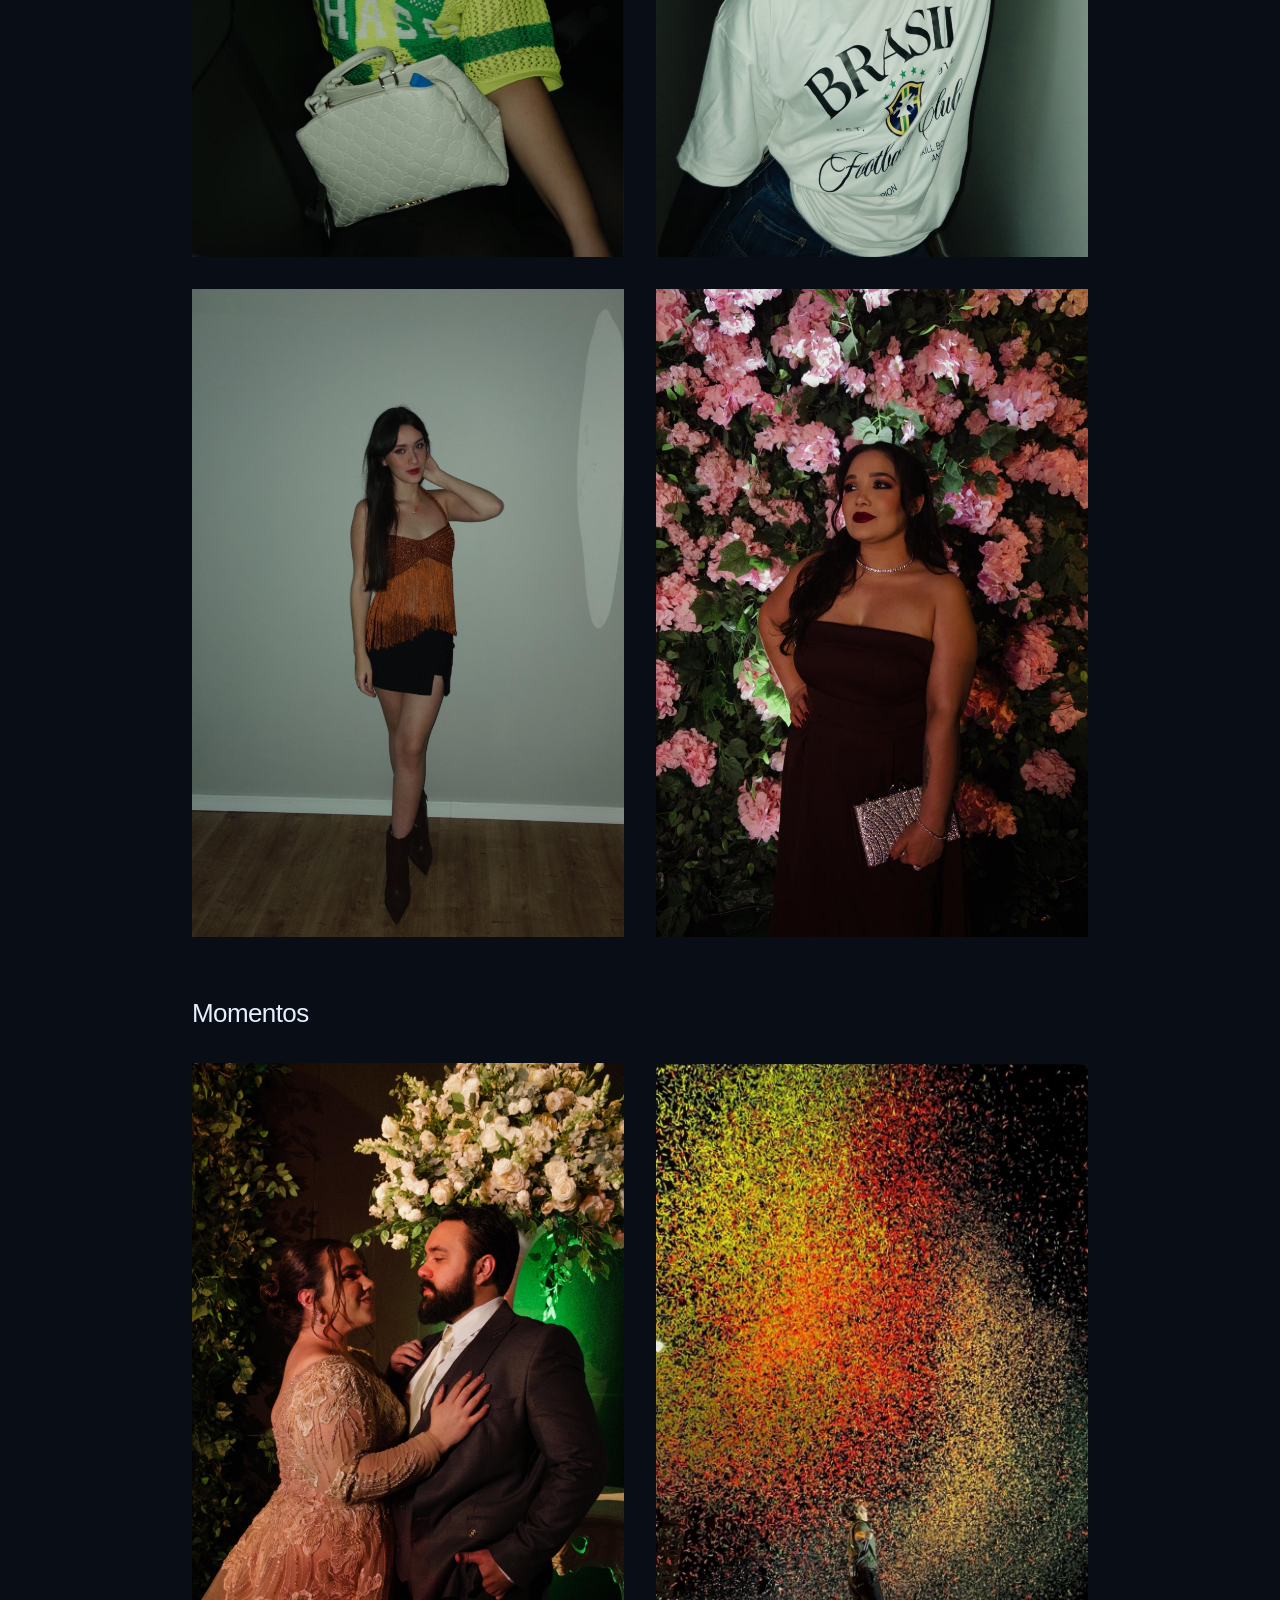
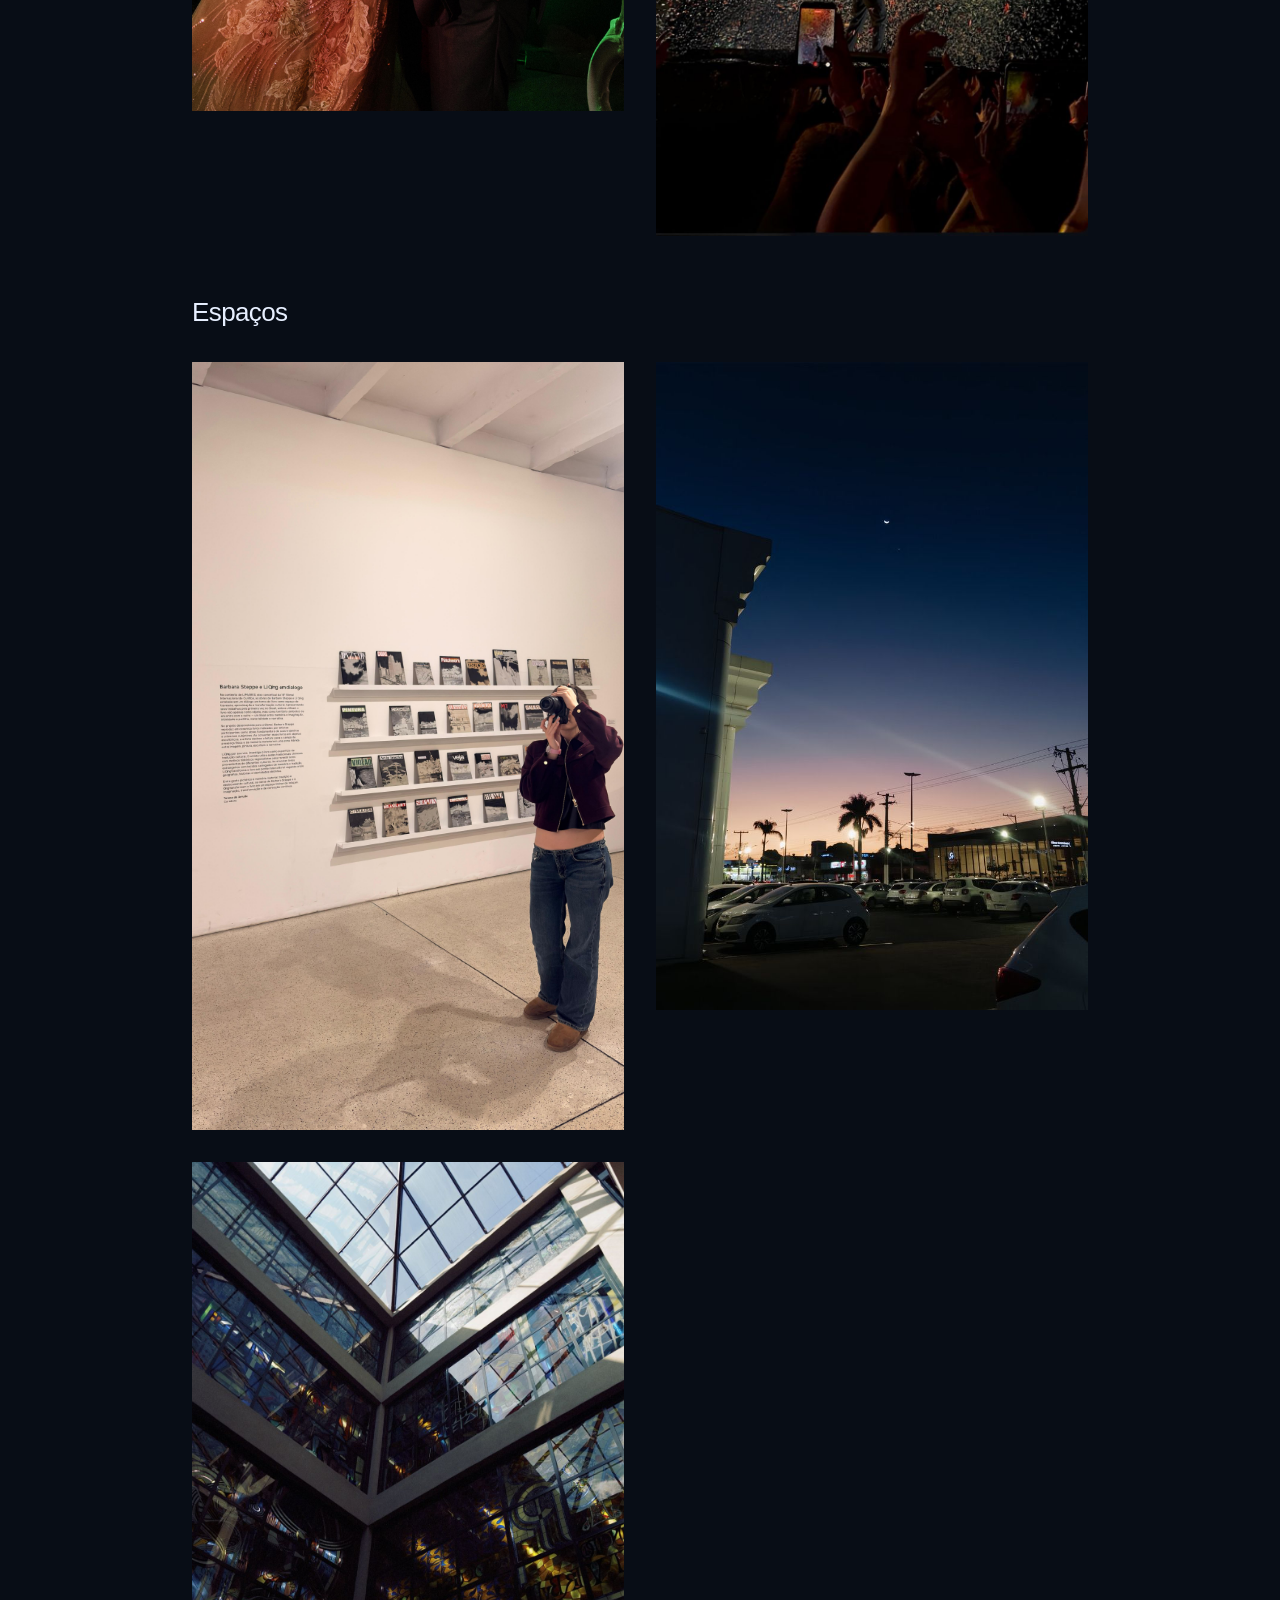
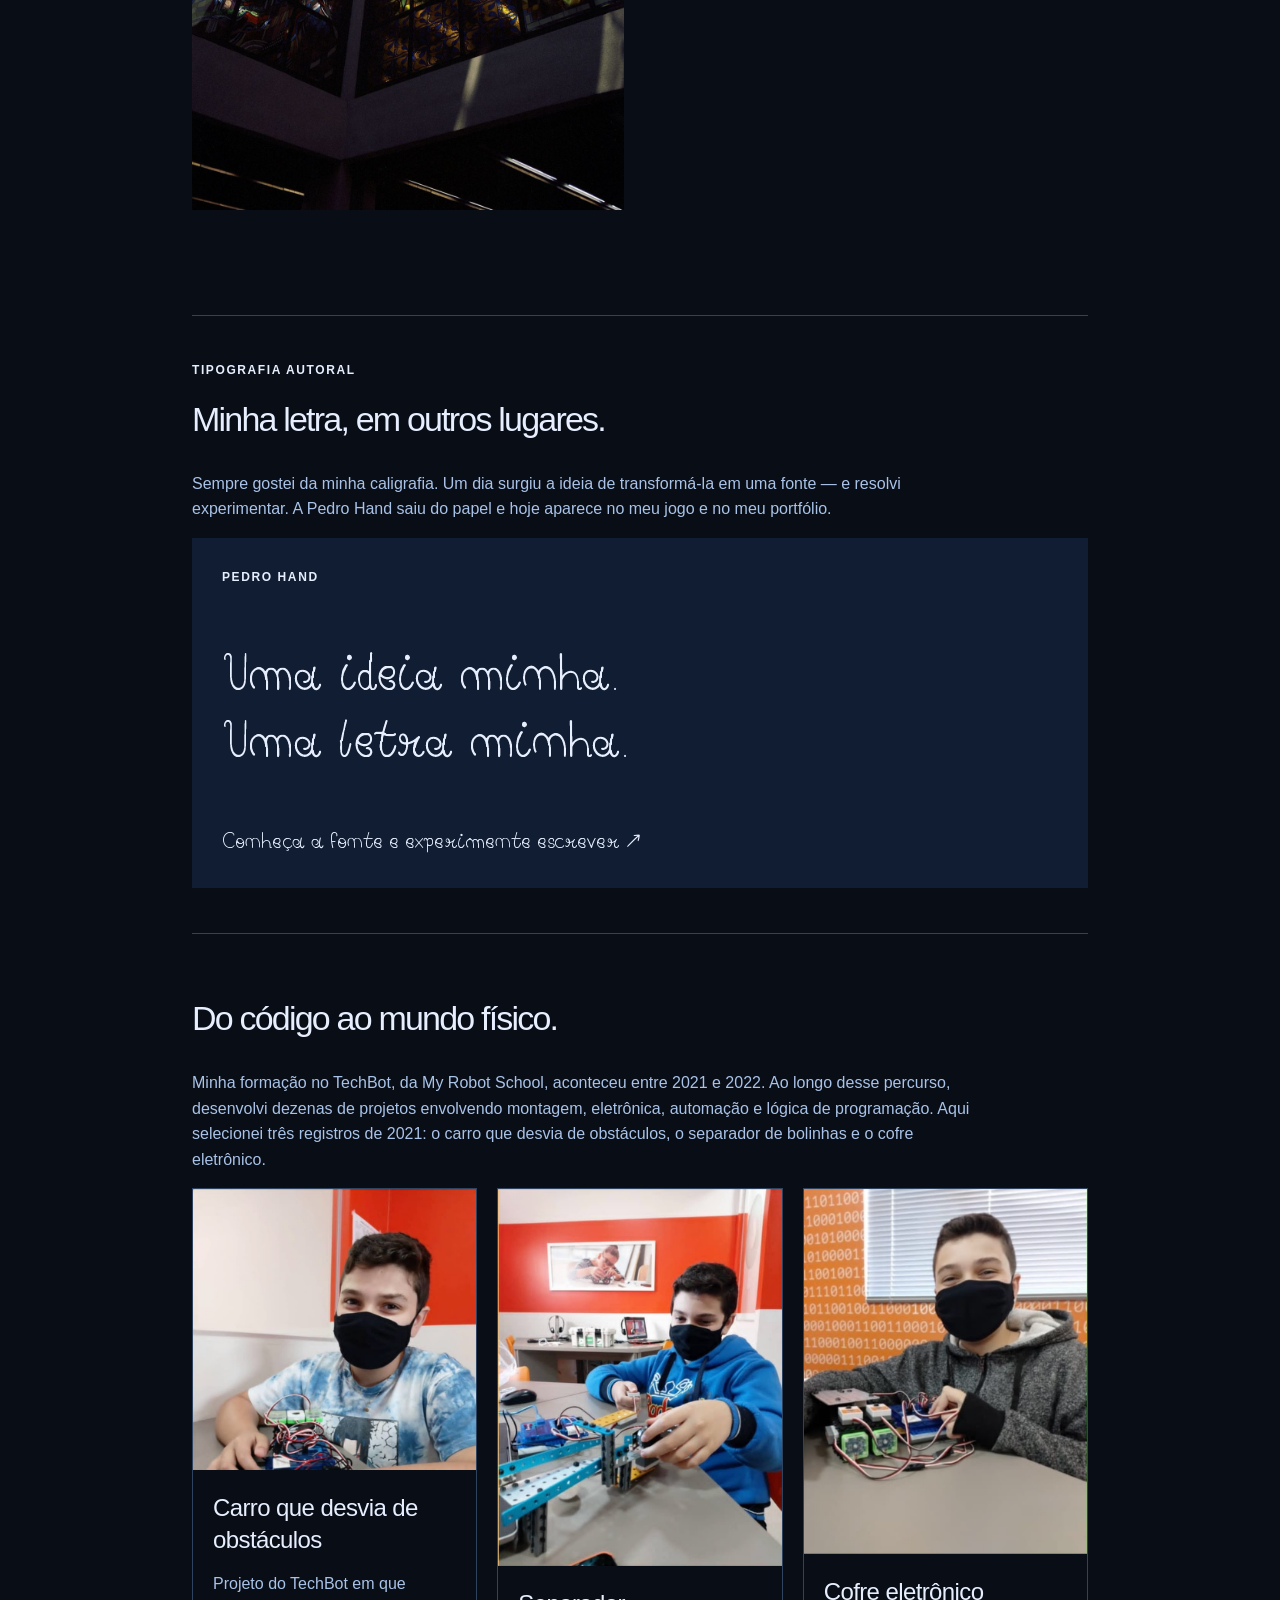
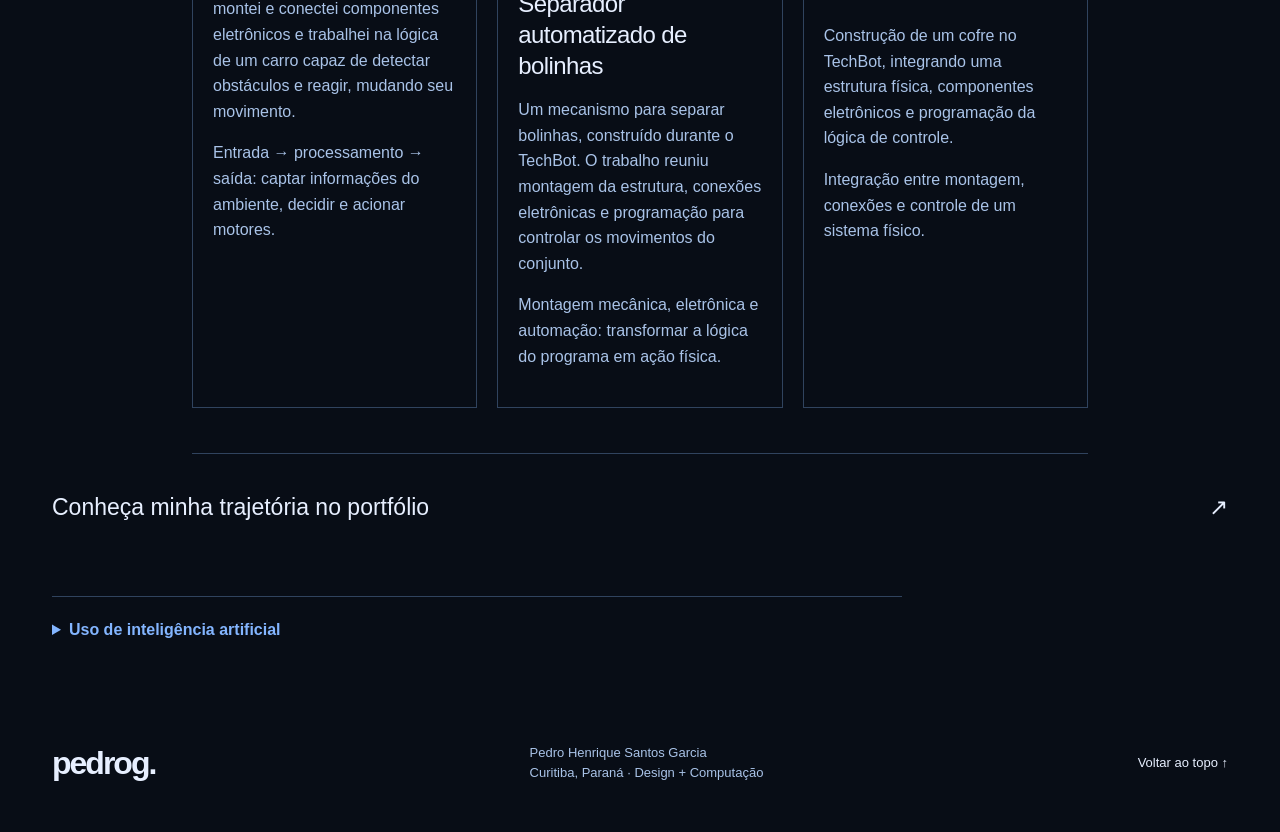
<file: colecao.html>
<!doctype html>
<html lang="pt-BR">
<head>
<meta charset="utf-8">
<meta name="viewport" content="width=device-width, initial-scale=1">
<meta name="description" content="Coleção de criações. Projetos de Pedro Henrique Santos Garcia: design, jogos e Ciência da Computação.">
<meta name="theme-color" content="#080d16">
<title>Coleção de criações — Pedro Henrique Santos Garcia</title>
<link rel="icon" href="assets/icons/favicon.svg" type="image/svg+xml">
<link rel="preload" href="assets/fonts/PedroHand-Regular.woff2" as="font" type="font/woff2" crossorigin>
<link rel="stylesheet" href="style.css?v=logiclab-portraits-20260911">
<script src="script.js?v=logiclab-portraits-20260911" defer>
</script>
</head>
<body>
<a class="skip" href="#conteudo">Pular para o conteúdo</a>
<header class="header">
<a class="brand" href="index.html" aria-label="Pedro Garcia, início">pedro<span>g.</span>
</a>
<nav aria-label="Navegação principal">
<a href="index.html#projetos">Projetos</a>
<a href="colecao.html">Coleção</a>
<a href="index.html#sobre">Sobre</a>
<a class="nav-contact" href="index.html#contato">Contato <span aria-hidden="true">↗</span>
</a>
</nav>
</header>
<main id="conteudo">
<section class="wrap detail-hero">
<a class="back" href="index.html">← Conheça meu portfólio</a>
<span class="eyebrow">COLEÇÃO DE CRIAÇÕES</span>
<h1>Coleção<br>de criações.</h1>
<p class="lead collection-introduction">Sou Pedro Henrique Santos Garcia, estudante de Ciência da Computação na PUCPR. Esta é minha coleção de criações: uma seleção de experiências com fotografia, tipografia e robótica, que acompanha meu portfólio e mostra outras formas de aprender criando.</p>
<div class="meta"><span>Pedro Henrique Santos Garcia</span><span>Design + Computação</span><a href="mailto:ex.pedrog@gmail.com">ex.pedrog@gmail.com</a></div>
</section>
<div class="wrap detail-content"><div class="archive-nav"><span class="eyebrow">EXPLORE O ARQUIVO</span><div class="filters" aria-label="Categorias da coleção"><button type="button" data-archive-filter="Todas" aria-pressed="true">Todas</button><button type="button" data-archive-filter="Fotografia" aria-pressed="false">Fotografia</button><button type="button" data-archive-filter="Design" aria-pressed="false">Tipografia & design</button><button type="button" data-archive-filter="Experimentos" aria-pressed="false">Robótica & experimentos</button></div><p id="archive-status" aria-live="polite">Todas as categorias</p></div><section id="fotografia" data-archive-section="Fotografia"><span class="eyebrow">FOTOGRAFIA</span><h2>Luz, atmosfera e momentos.</h2><p class="collection-introduction">A fotografia é outra forma que encontrei de explorar composição, luz e narrativa visual. Gosto de observar como cores, contrastes e ambientes transformam momentos cotidianos em imagens com identidade própria.</p><h3 class="photo-category">Retratos</h3><div class="photo-selection"><figure><a href="assets/images/fotografia/retrato-brasil-carro.png" aria-label="Abrir fotografia em tamanho original"><img src="assets/images/fotografia/retrato-brasil-carro.png" width="854" height="1280" alt="Retrato de modelo no carro, com blusa verde e amarela do Brasil e bolsa branca." loading="lazy"></a></figure><figure><a href="assets/images/fotografia/retrato-oculos-final.png" aria-label="Abrir fotografia em tamanho original"><img src="assets/images/fotografia/retrato-oculos-final.png" width="854" height="1280" alt="Retrato de modelo com óculos brancos e camiseta do Brasil, iluminada por flash." loading="lazy"></a></figure><figure><a href="assets/images/fotografia/retrato-fundo-frio.jpg" aria-label="Abrir fotografia em tamanho original"><img src="assets/images/fotografia/retrato-fundo-frio.jpg" width="1600" height="2242" class="portrait-cool" alt="Retrato de corpo inteiro de modelo com top marrom diante de um fundo cinza-esverdeado." loading="lazy"></a></figure><figure><a href="assets/images/fotografia/retrato-flores.jpeg" aria-label="Abrir fotografia em tamanho original"><img src="assets/images/fotografia/retrato-flores.jpeg" width="853" height="1280" alt="Retrato de mulher com vestido escuro diante de um painel de flores." loading="lazy"></a></figure></div><h3 class="photo-category">Momentos</h3><div class="photo-selection"><figure><a href="assets/images/fotografia/casal.jpeg" aria-label="Abrir fotografia em tamanho original"><img src="assets/images/fotografia/casal.jpeg" width="2688" height="4031" alt="Casal se olhando em frente a flores, em uma celebração." loading="lazy"></a></figure><figure><a href="assets/images/fotografia/show-confetes.png" aria-label="Abrir fotografia em tamanho original"><img src="assets/images/fotografia/show-confetes.png" width="894" height="1600" alt="Artista e público sob uma chuva de confetes iluminados em amarelo e vermelho." loading="lazy"></a></figure></div><h3 class="photo-category">Espaços</h3><div class="photo-selection"><figure><a href="assets/images/fotografia/museu.jpeg" aria-label="Abrir fotografia em tamanho original"><img src="assets/images/fotografia/museu.jpeg" width="2340" height="4160" alt="Pessoa fotografando uma exposição em uma sala ampla de museu." loading="lazy"></a></figure><figure><a href="assets/images/fotografia/entardecer.jpeg" aria-label="Abrir fotografia em tamanho original"><img src="assets/images/fotografia/entardecer.jpeg" width="724" height="1086" alt="Céu ao entardecer com lua, palmeiras e carros em um estacionamento." loading="lazy"></a></figure><figure><a href="assets/images/fotografia/vitrais.png" aria-label="Abrir fotografia em tamanho original"><img src="assets/images/fotografia/vitrais.png" width="1067" height="1600" alt="Vista de baixo de um espaço com vitrais, linhas geométricas e luz entrando pelo teto." loading="lazy"></a></figure></div></section><section data-archive-section="Design"><span class="eyebrow">TIPOGRAFIA AUTORAL</span><h2>Minha letra, em outros lugares.</h2><p class="collection-introduction">Sempre gostei da minha caligrafia. Um dia surgiu a ideia de transformá-la em uma fonte — e resolvi experimentar. A Pedro Hand saiu do papel e hoje aparece no meu jogo e no meu portfólio.</p><a class="project-link" href="projetos/fonte-autoral.html"><div class="font-cover"><span class="eyebrow">PEDRO HAND</span><span class="hand">Uma ideia minha.<br>Uma letra minha.</span><span>Conheça a fonte e experimente escrever ↗</span></div></a></section>
<section data-archive-section="Experimentos">
<h2>Do código ao mundo físico.</h2>
<p>Minha formação no TechBot, da My Robot School, aconteceu entre 2021 e 2022. Ao longo desse percurso, desenvolvi dezenas de projetos envolvendo montagem, eletrônica, automação e lógica de programação. Aqui selecionei três registros de 2021: o carro que desvia de obstáculos, o separador de bolinhas e o cofre eletrônico.</p>

<div class="collection-grid"><article><div class="record-photo" style="aspect-ratio:738/732"><img src="assets/images/robotica-carro.png" alt="Pedro em 2021, de camiseta azul, com o carro robótico e suas conexões eletrônicas sobre a mesa." loading="lazy" style="transform:translateY(-27.125%)"></div><h3>Carro que desvia de obstáculos</h3><p>Projeto do TechBot em que montei e conectei componentes eletrônicos e trabalhei na lógica de um carro capaz de detectar obstáculos e reagir, mudando seu movimento.</p><p>Entrada → processamento → saída: captar informações do ambiente, decidir e acionar motores.</p></article><article><div class="record-photo" style="aspect-ratio:738/980"><img src="assets/images/robotica-separador.png" alt="Pedro, de moletom azul, ajustando a estrutura azul e amarela do separador de bolinhas." loading="lazy" style="transform:translateY(-19.375%)"></div><h3>Separador automatizado de bolinhas</h3><p>Um mecanismo para separar bolinhas, construído durante o TechBot. O trabalho reuniu montagem da estrutura, conexões eletrônicas e programação para controlar os movimentos do conjunto.</p><p>Montagem mecânica, eletrônica e automação: transformar a lógica do programa em ação física.</p></article><article><div class="record-photo" style="aspect-ratio:738/949"><img src="assets/images/robotica-cofre.png" alt="Pedro, de moletom cinza, atrás do projeto de cofre eletrônico e de seus componentes conectados." loading="lazy" style="transform:translateY(-20.375%)"></div><h3>Cofre eletrônico</h3><p>Construção de um cofre no TechBot, integrando uma estrutura física, componentes eletrônicos e programação da lógica de controle.</p><p>Integração entre montagem, conexões e controle de um sistema físico.</p></article></div></section>
</div>
<div class="wrap">
<a class="next" href="index.html#sobre">
<span>Conheça minha trajetória no portfólio</span>
<span aria-hidden="true">↗</span>
</a>
</div>
<div class="wrap"><details class="ai-disclosure"><summary>Uso de inteligência artificial</summary><p>Usei o ChatGPT, da OpenAI, para apoiar a organização e a revisão dos textos. A implementação e os ajustes deste site em HTML, CSS e JavaScript tiveram auxílio do Codex, da OpenAI. Em O Tirano, usei o ChatGPT como apoio à programação em blocos no Construct 3. As fotografias publicadas são registros originais, sem geração ou alteração por IA. Os mapas do jogo foram desenhados pela Maria.</p></details></div>
</main>
<footer>
<a class="brand" href="index.html">pedrog.</a>
<p>Pedro Henrique Santos Garcia<br>Curitiba, Paraná · Design + Computação</p>
<a href="#conteudo">Voltar ao topo ↑</a>
</footer>
</body>
</html>
</file>
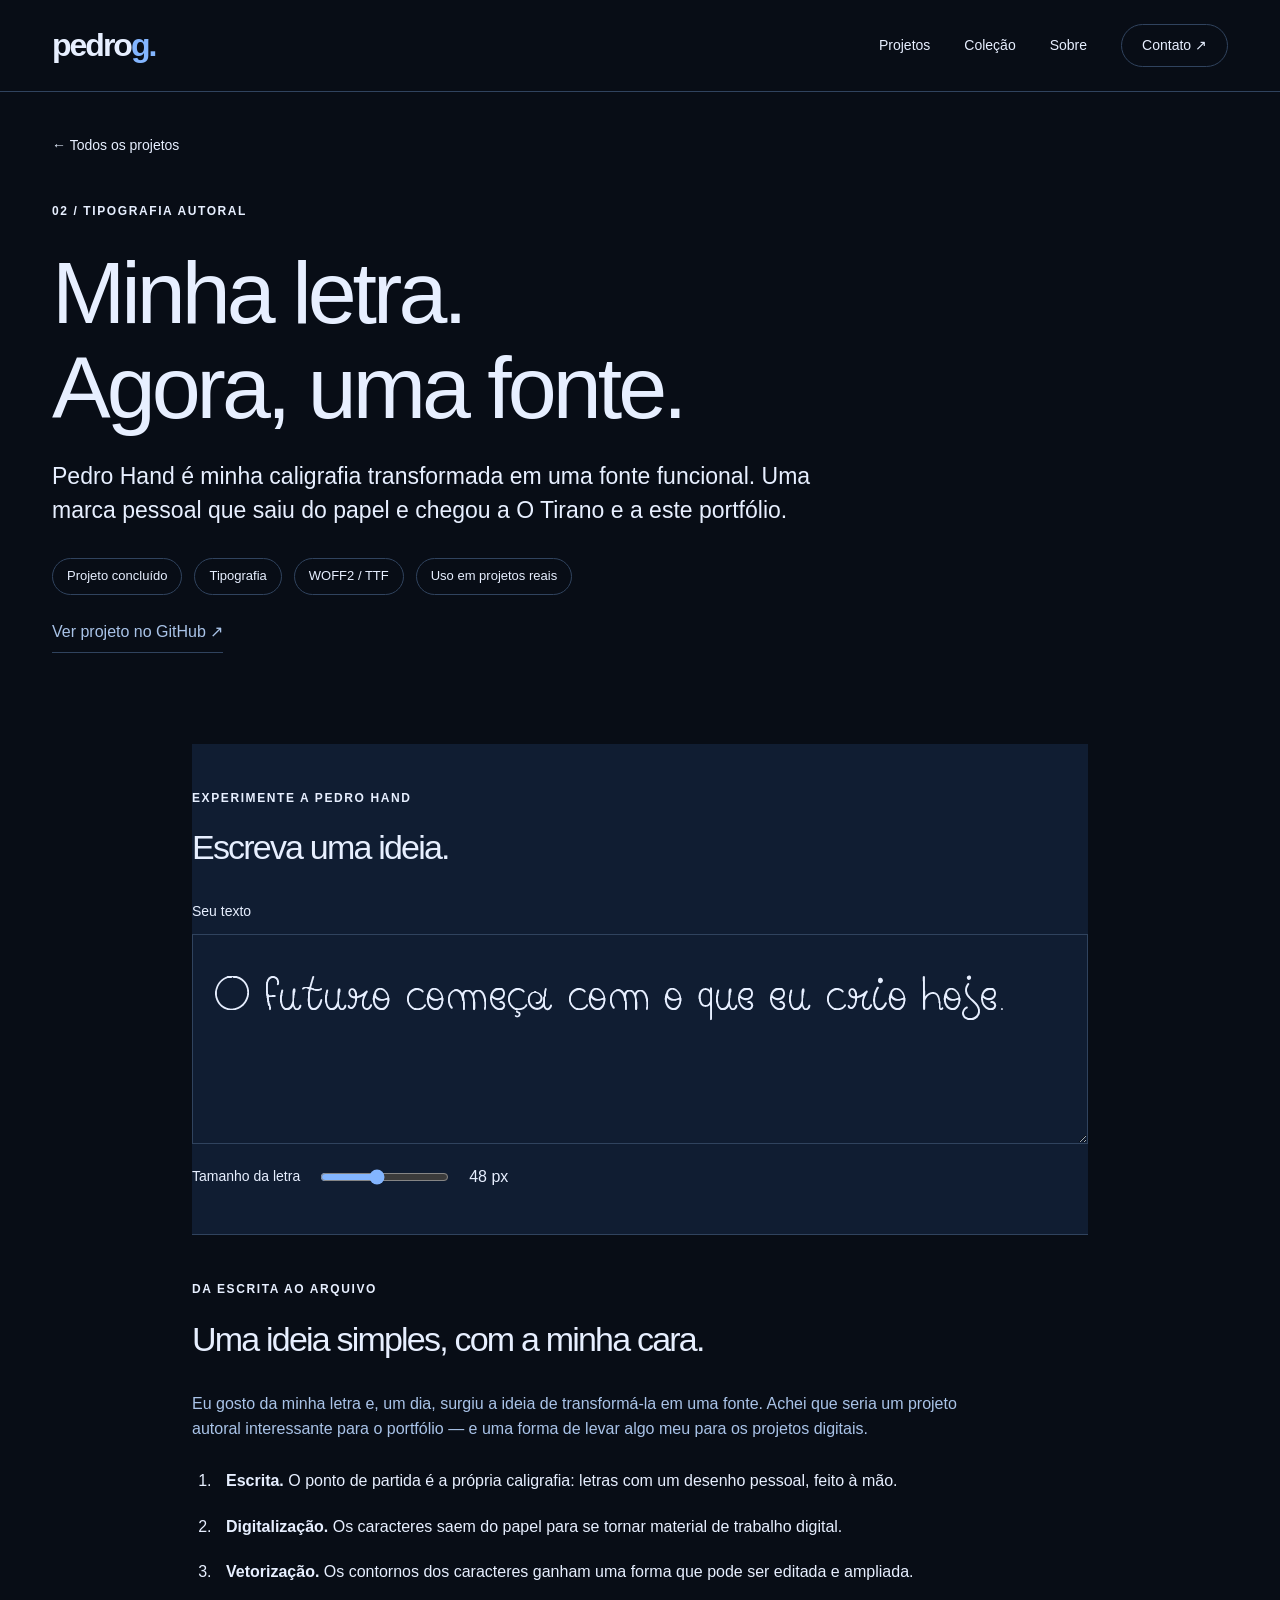
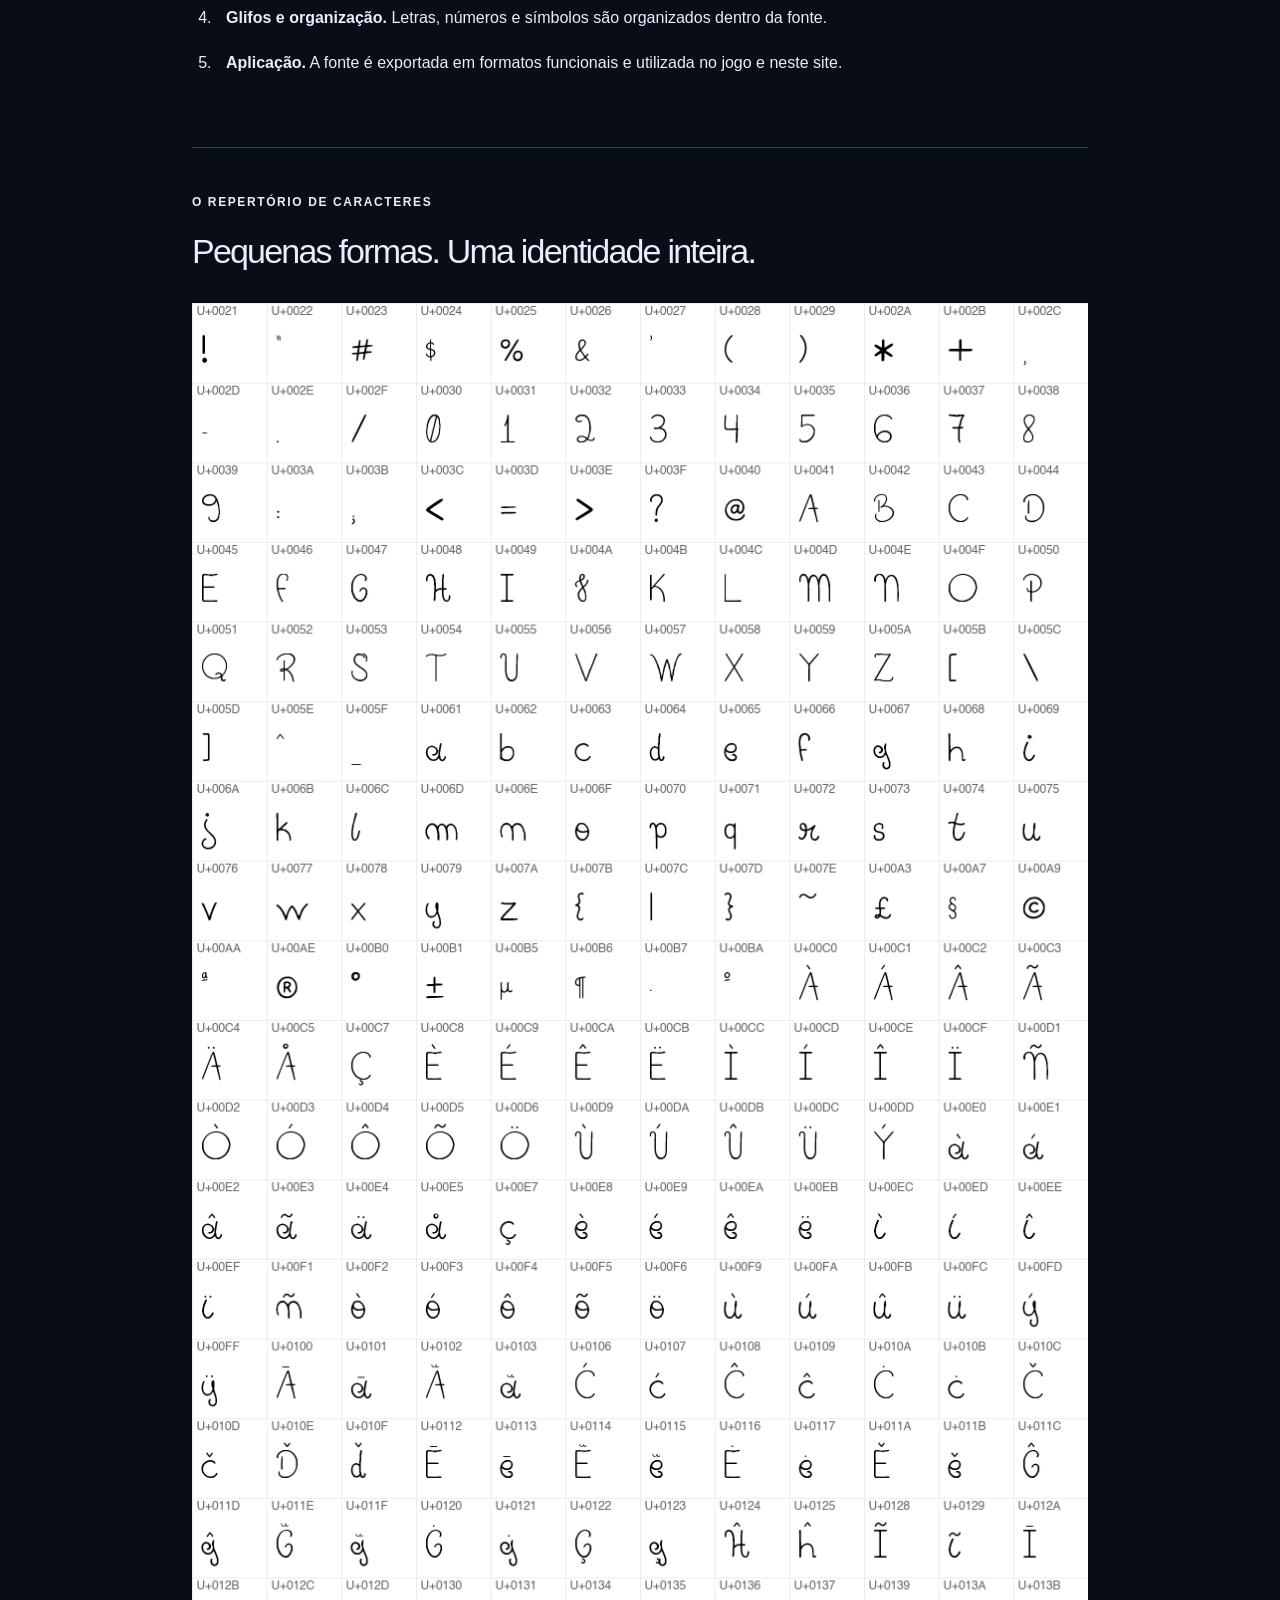
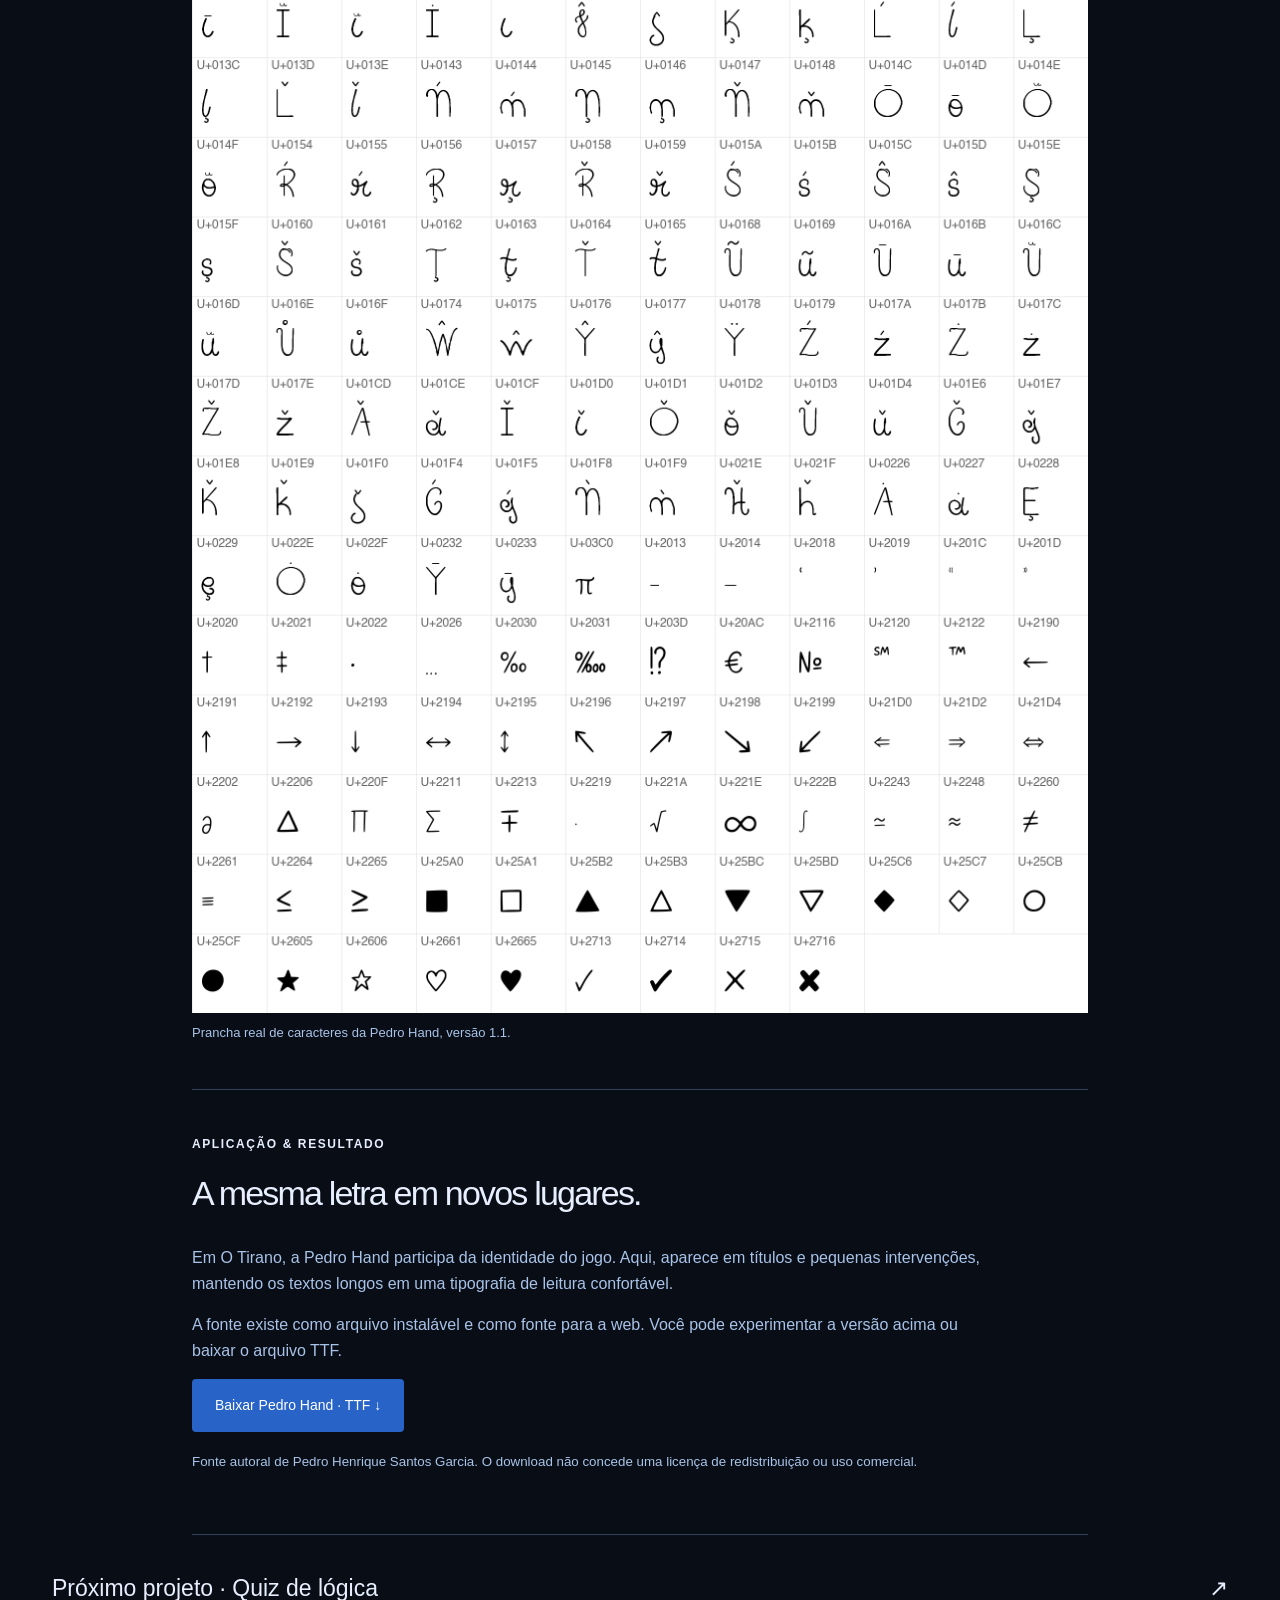
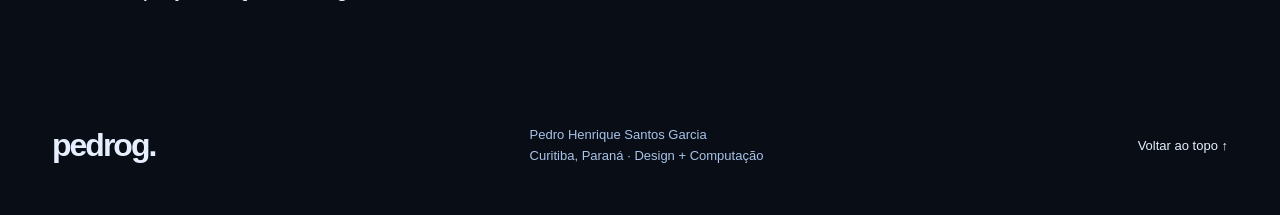
<file: projetos/fonte-autoral.html>
<!doctype html>
<html lang="pt-BR">
<head>
<meta charset="utf-8">
<meta name="viewport" content="width=device-width, initial-scale=1">
<meta name="description" content="Pedro Hand — Fonte autoral. Projetos de Pedro Henrique Santos Garcia: design, jogos e Ciência da Computação.">
<meta name="theme-color" content="#080d16">
<title>Pedro Hand — Fonte autoral — Pedro Garcia</title>
<link rel="icon" href="../assets/icons/favicon.svg" type="image/svg+xml">
<link rel="preload" href="../assets/fonts/PedroHand-Regular.woff2" as="font" type="font/woff2" crossorigin>
<link rel="stylesheet" href="../style.css?v=logiclab-portraits-20260911">
<script src="../script.js?v=logiclab-portraits-20260911" defer>
</script>
</head>
<body>
<a class="skip" href="#conteudo">Pular para o conteúdo</a>
<header class="header">
<a class="brand" href="../index.html" aria-label="Pedro Garcia, início">pedro<span>g.</span>
</a>
<nav aria-label="Navegação principal">
<a href="../index.html#projetos">Projetos</a>
<a href="../colecao.html">Coleção</a>
<a href="../index.html#sobre">Sobre</a>
<a class="nav-contact" href="../index.html#contato">Contato <span aria-hidden="true">↗</span>
</a>
</nav>
</header>
<main id="conteudo">
<section class="wrap detail-hero">
<a class="back" href="../index.html#projetos">← Todos os projetos</a>
<span class="eyebrow">02 / TIPOGRAFIA AUTORAL</span>
<h1>Minha letra.<br>Agora, uma fonte.</h1>
<p class="lead">Pedro Hand é minha caligrafia transformada em uma fonte funcional. Uma marca pessoal que saiu do papel e chegou a O Tirano e a este portfólio.</p>
<div class="meta">
<span>Projeto concluído</span>
<span>Tipografia</span>
<span>WOFF2 / TTF</span>
<span>Uso em projetos reais</span>
</div>
<p><a class="text-link" href="https://github.com/expedrog-dev/pedro-hand">Ver projeto no GitHub ↗</a></p>
</section>
<div class="wrap detail-content">
<section class="specimen">
<span class="eyebrow">EXPERIMENTE A PEDRO HAND</span>
<h2>Escreva uma ideia.</h2>
<label for="font-text">Seu texto</label>
<textarea id="font-text" maxlength="500" spellcheck="false">O futuro começa com o que eu crio hoje.</textarea>
<div class="controls">
<label for="font-size">Tamanho da letra</label>
<input id="font-size" type="range" min="24" max="80" value="48">
<output id="font-size-value" for="font-size">48 px</output>
</div>
</section>
<section>
<span class="eyebrow">DA ESCRITA AO ARQUIVO</span>
<h2>Uma ideia simples, com a minha cara.</h2>
<p>Eu gosto da minha letra e, um dia, surgiu a ideia de transformá-la em uma fonte. Achei que seria um projeto autoral interessante para o portfólio — e uma forma de levar algo meu para os projetos digitais.</p>
<ol class="process">
<li>
<strong>Escrita.</strong> O ponto de partida é a própria caligrafia: letras com um desenho pessoal, feito à mão.</li>
<li>
<strong>Digitalização.</strong> Os caracteres saem do papel para se tornar material de trabalho digital.</li>
<li>
<strong>Vetorização.</strong> Os contornos dos caracteres ganham uma forma que pode ser editada e ampliada.</li>
<li>
<strong>Glifos e organização.</strong> Letras, números e símbolos são organizados dentro da fonte.</li>
<li>
<strong>Aplicação.</strong> A fonte é exportada em formatos funcionais e utilizada no jogo e neste site.</li>
</ol>
</section>
<section>
<span class="eyebrow">O REPERTÓRIO DE CARACTERES</span>
<h2>Pequenas formas. Uma identidade inteira.</h2>
<figure class="detail-visual">
<img class="glyphs" src="../assets/images/pedro-hand-glifos.png" alt="Prancha da fonte Pedro Hand com seu conjunto de letras, números e símbolos" loading="lazy">
<figcaption>Prancha real de caracteres da Pedro Hand, versão 1.1.</figcaption>
</figure>
</section>
<section>
<span class="eyebrow">APLICAÇÃO & RESULTADO</span>
<h2>A mesma letra em novos lugares.</h2>
<p>Em O Tirano, a Pedro Hand participa da identidade do jogo. Aqui, aparece em títulos e pequenas intervenções, mantendo os textos longos em uma tipografia de leitura confortável.</p>
<p>A fonte existe como arquivo instalável e como fonte para a web. Você pode experimentar a versão acima ou baixar o arquivo TTF.</p>
<a class="button" href="../assets/fonts/PedroHand.ttf" download>Baixar Pedro Hand · TTF ↓</a>
<p>
<small>Fonte autoral de Pedro Henrique Santos Garcia. O download não concede uma licença de redistribuição ou uso comercial.</small>
</p>
</section>
</div>
<div class="wrap">
<a class="next" href="quiz-logica.html">
<span>Próximo projeto · Quiz de lógica</span>
<span aria-hidden="true">↗</span>
</a>
</div>
</main>
<footer>
<a class="brand" href="../index.html">pedrog.</a>
<p>Pedro Henrique Santos Garcia<br>Curitiba, Paraná · Design + Computação</p>
<a href="#conteudo">Voltar ao topo ↑</a>
</footer>
</body>
</html>
</file>
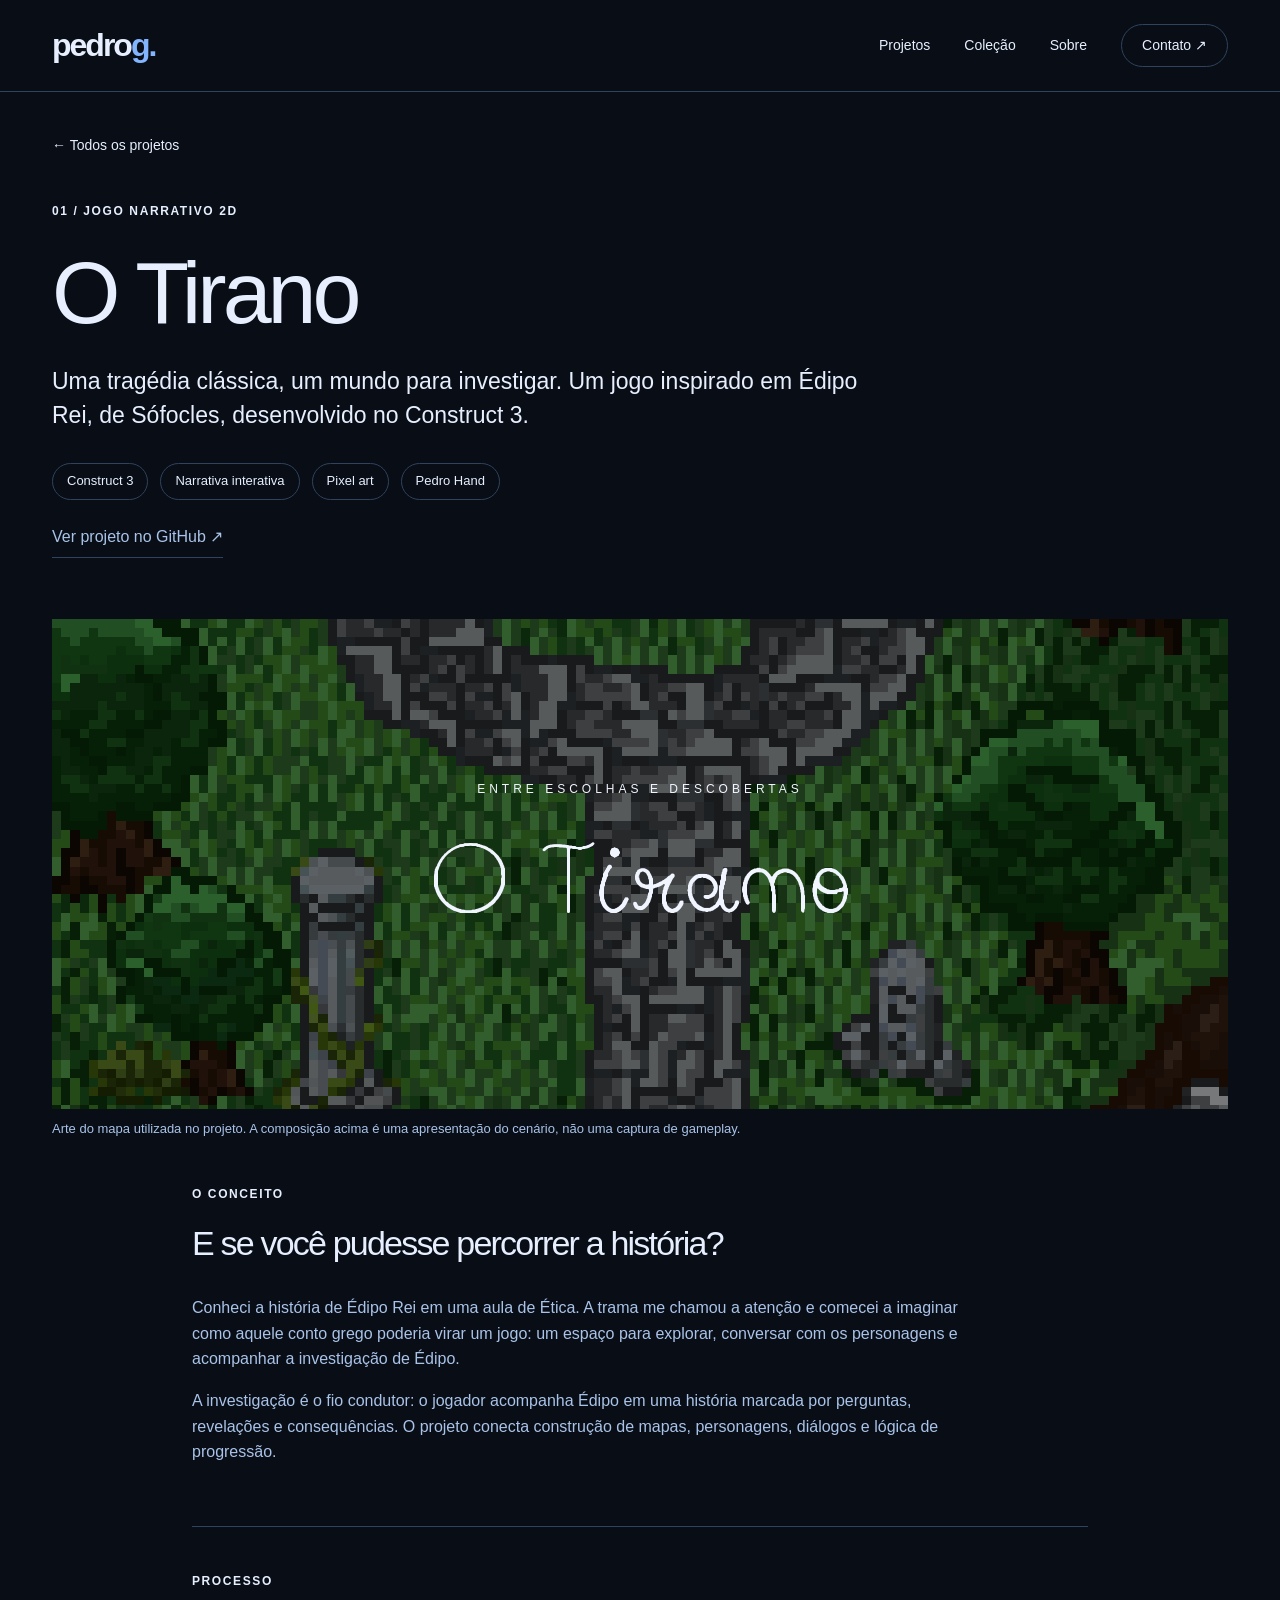
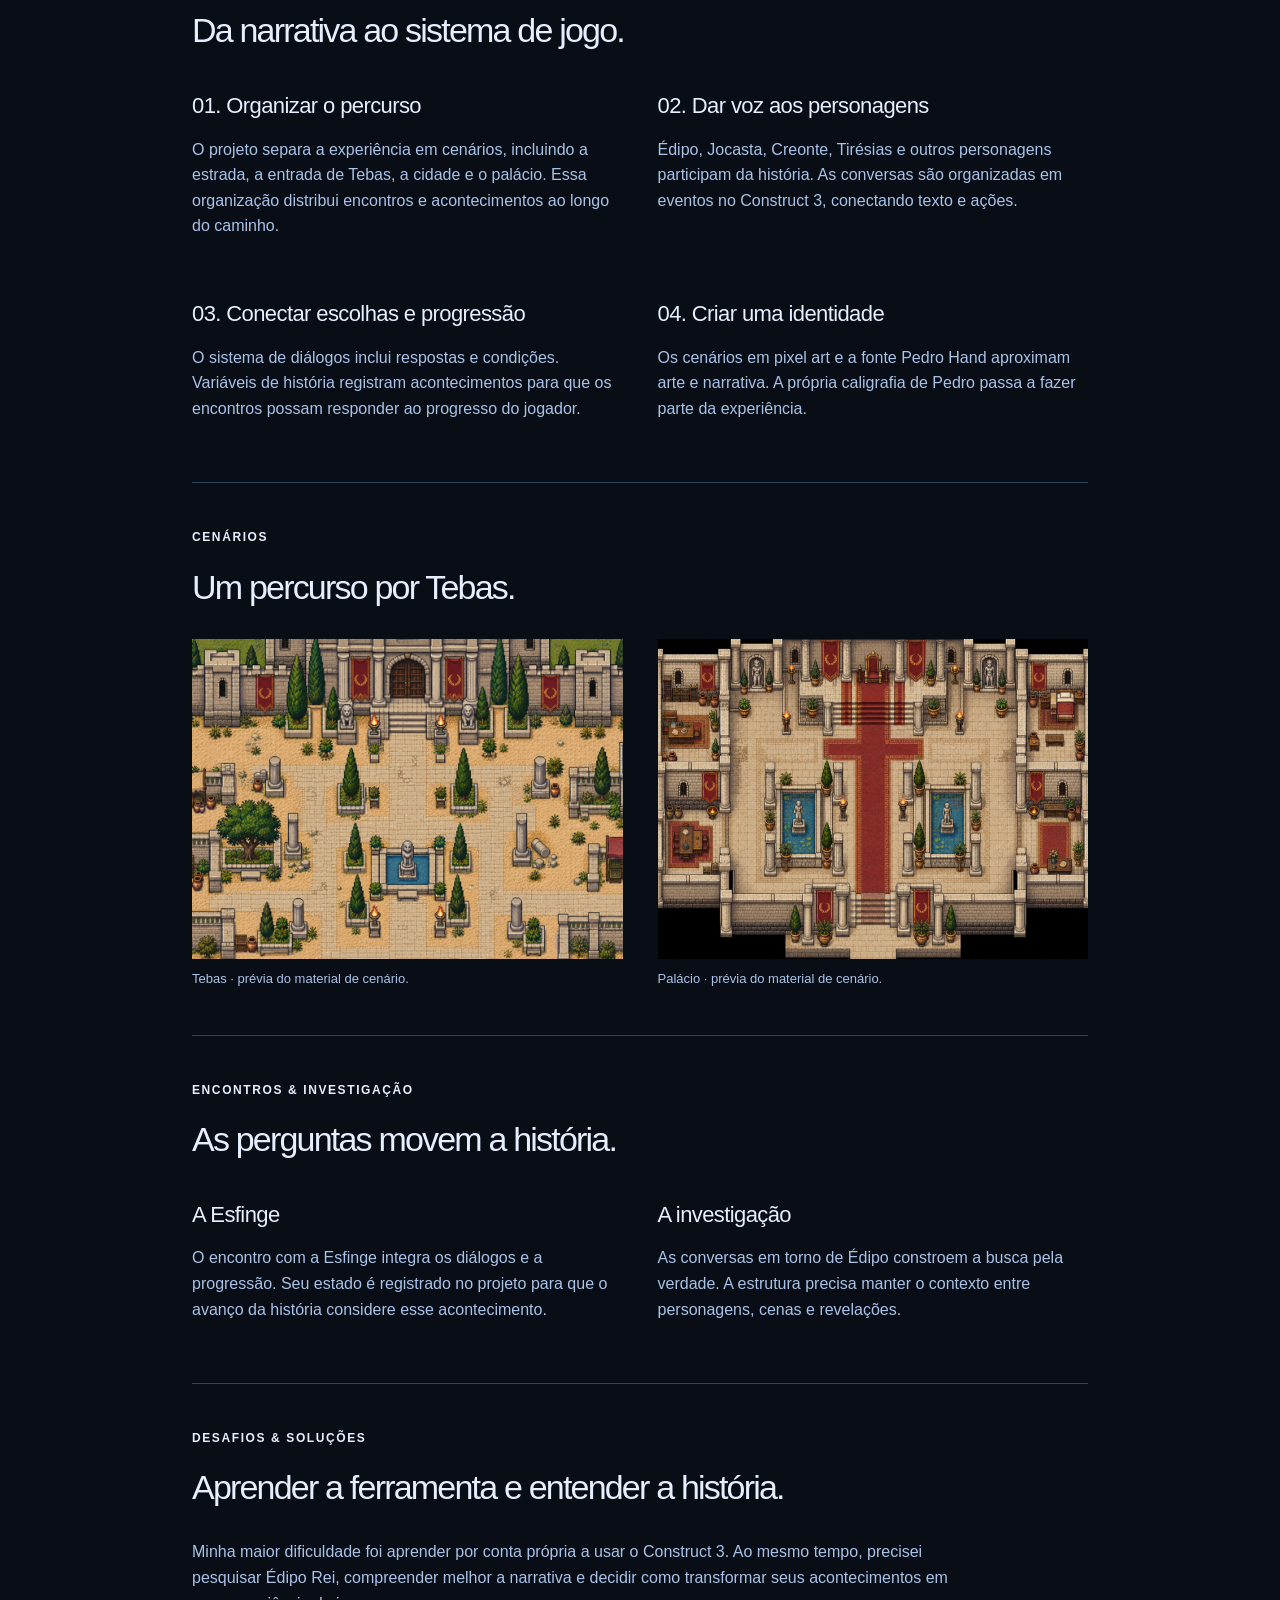
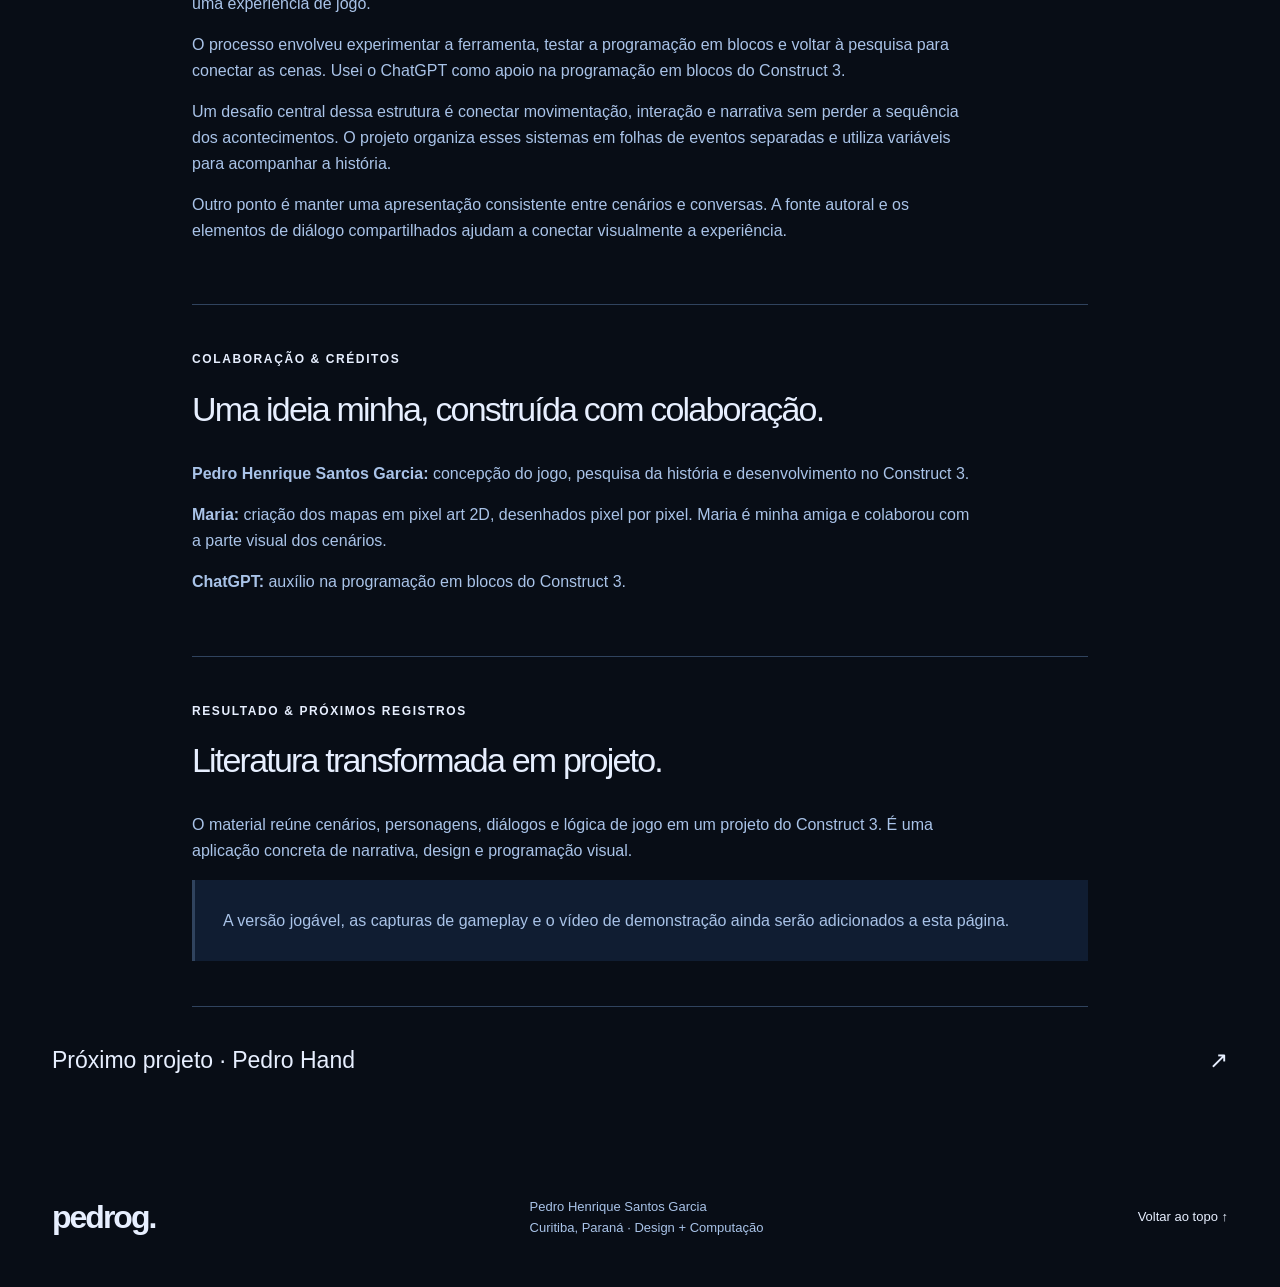
<file: projetos/o-tirano.html>
<!doctype html>
<html lang="pt-BR">
<head>
<meta charset="utf-8">
<meta name="viewport" content="width=device-width, initial-scale=1">
<meta name="description" content="O Tirano. Projetos de Pedro Henrique Santos Garcia: design, jogos e Ciência da Computação.">
<meta name="theme-color" content="#080d16">
<title>O Tirano — Pedro Garcia</title>
<link rel="icon" href="../assets/icons/favicon.svg" type="image/svg+xml">
<link rel="preload" href="../assets/fonts/PedroHand-Regular.woff2" as="font" type="font/woff2" crossorigin>
<link rel="stylesheet" href="../style.css?v=logiclab-portraits-20260911">
<script src="../script.js?v=logiclab-portraits-20260911" defer>
</script>
</head>
<body>
<a class="skip" href="#conteudo">Pular para o conteúdo</a>
<header class="header">
<a class="brand" href="../index.html" aria-label="Pedro Garcia, início">pedro<span>g.</span>
</a>
<nav aria-label="Navegação principal">
<a href="../index.html#projetos">Projetos</a>
<a href="../colecao.html">Coleção</a>
<a href="../index.html#sobre">Sobre</a>
<a class="nav-contact" href="../index.html#contato">Contato <span aria-hidden="true">↗</span>
</a>
</nav>
</header>
<main id="conteudo">
<section class="wrap detail-hero">
<a class="back" href="../index.html#projetos">← Todos os projetos</a>
<span class="eyebrow">01 / JOGO NARRATIVO 2D</span>
<h1>O Tirano</h1>
<p class="lead">Uma tragédia clássica, um mundo para investigar. Um jogo inspirado em Édipo Rei, de Sófocles, desenvolvido no Construct 3.</p>
<div class="meta">
<span>Construct 3</span>
<span>Narrativa interativa</span>
<span>Pixel art</span>
<span>Pedro Hand</span>
</div>
<p><a class="text-link" href="https://github.com/expedrog-dev/o-tirano">Ver projeto no GitHub ↗</a></p>
</section>
<figure class="wrap detail-visual">
<div class="game-cover">
<img src="../assets/images/tirano-mapa.png" alt="Arte do mapa de O Tirano: bifurcação de estrada cercada de árvores e ruínas" width="1920" height="1920">
<div class="game-title">
<span>ENTRE ESCOLHAS E DESCOBERTAS</span>
<strong>O Tirano</strong>
</div>
</div>
<figcaption>Arte do mapa utilizada no projeto. A composição acima é uma apresentação do cenário, não uma captura de gameplay.</figcaption>
</figure>
<div class="wrap detail-content">
<section>
<span class="eyebrow">O CONCEITO</span>
<h2>E se você pudesse percorrer a história?</h2>
<p>Conheci a história de Édipo Rei em uma aula de Ética. A trama me chamou a atenção e comecei a imaginar como aquele conto grego poderia virar um jogo: um espaço para explorar, conversar com os personagens e acompanhar a investigação de Édipo.</p>
<p>A investigação é o fio condutor: o jogador acompanha Édipo em uma história marcada por perguntas, revelações e consequências. O projeto conecta construção de mapas, personagens, diálogos e lógica de progressão.</p>
</section>
<section>
<span class="eyebrow">PROCESSO</span>
<h2>Da narrativa ao sistema de jogo.</h2>
<div class="two-col">
<article>
<h3>01. Organizar o percurso</h3>
<p>O projeto separa a experiência em cenários, incluindo a estrada, a entrada de Tebas, a cidade e o palácio. Essa organização distribui encontros e acontecimentos ao longo do caminho.</p>
</article>
<article>
<h3>02. Dar voz aos personagens</h3>
<p>Édipo, Jocasta, Creonte, Tirésias e outros personagens participam da história. As conversas são organizadas em eventos no Construct 3, conectando texto e ações.</p>
</article>
<article>
<h3>03. Conectar escolhas e progressão</h3>
<p>O sistema de diálogos inclui respostas e condições. Variáveis de história registram acontecimentos para que os encontros possam responder ao progresso do jogador.</p>
</article>
<article>
<h3>04. Criar uma identidade</h3>
<p>Os cenários em pixel art e a fonte Pedro Hand aproximam arte e narrativa. A própria caligrafia de Pedro passa a fazer parte da experiência.</p>
</article>
</div>
</section>
<section>
<span class="eyebrow">CENÁRIOS</span>
<h2>Um percurso por Tebas.</h2>
<div class="two-col">
<figure>
<img src="../assets/images/tirano-tebas.png" alt="Prévia da arte do mapa de Tebas no projeto O Tirano" loading="lazy">
<figcaption>Tebas · prévia do material de cenário.</figcaption>
</figure>
<figure>
<img src="../assets/images/tirano-palacio.png" alt="Prévia da arte do palácio no projeto O Tirano" loading="lazy">
<figcaption>Palácio · prévia do material de cenário.</figcaption>
</figure>
</div>
</section>
<section>
<span class="eyebrow">ENCONTROS & INVESTIGAÇÃO</span>
<h2>As perguntas movem a história.</h2>
<div class="two-col">
<article>
<h3>A Esfinge</h3>
<p>O encontro com a Esfinge integra os diálogos e a progressão. Seu estado é registrado no projeto para que o avanço da história considere esse acontecimento.</p>
</article>
<article>
<h3>A investigação</h3>
<p>As conversas em torno de Édipo constroem a busca pela verdade. A estrutura precisa manter o contexto entre personagens, cenas e revelações.</p>
</article>
</div>
</section>
<section>
<span class="eyebrow">DESAFIOS & SOLUÇÕES</span>
<h2>Aprender a ferramenta e entender a história.</h2>
<p>Minha maior dificuldade foi aprender por conta própria a usar o Construct 3. Ao mesmo tempo, precisei pesquisar Édipo Rei, compreender melhor a narrativa e decidir como transformar seus acontecimentos em uma experiência de jogo.</p>
<p>O processo envolveu experimentar a ferramenta, testar a programação em blocos e voltar à pesquisa para conectar as cenas. Usei o ChatGPT como apoio na programação em blocos do Construct 3.</p>
<p>Um desafio central dessa estrutura é conectar movimentação, interação e narrativa sem perder a sequência dos acontecimentos. O projeto organiza esses sistemas em folhas de eventos separadas e utiliza variáveis para acompanhar a história.</p>
<p>Outro ponto é manter uma apresentação consistente entre cenários e conversas. A fonte autoral e os elementos de diálogo compartilhados ajudam a conectar visualmente a experiência.</p>
</section>
<section>
<span class="eyebrow">COLABORAÇÃO & CRÉDITOS</span>
<h2>Uma ideia minha, construída com colaboração.</h2>
<p><strong>Pedro Henrique Santos Garcia:</strong> concepção do jogo, pesquisa da história e desenvolvimento no Construct 3.</p>
<p><strong>Maria:</strong> criação dos mapas em pixel art 2D, desenhados pixel por pixel. Maria é minha amiga e colaborou com a parte visual dos cenários.</p>
<p><strong>ChatGPT:</strong> auxílio na programação em blocos do Construct 3.</p>
</section><section>
<span class="eyebrow">RESULTADO & PRÓXIMOS REGISTROS</span>
<h2>Literatura transformada em projeto.</h2>
<p>O material reúne cenários, personagens, diálogos e lógica de jogo em um projeto do Construct 3. É uma aplicação concreta de narrativa, design e programação visual.</p>
<div class="note">
<p>A versão jogável, as capturas de gameplay e o vídeo de demonstração ainda serão adicionados a esta página.</p>
</div>
</section>
</div>
<div class="wrap">
<a class="next" href="fonte-autoral.html">
<span>Próximo projeto · Pedro Hand</span>
<span aria-hidden="true">↗</span>
</a>
</div>
</main>
<footer>
<a class="brand" href="../index.html">pedrog.</a>
<p>Pedro Henrique Santos Garcia<br>Curitiba, Paraná · Design + Computação</p>
<a href="#conteudo">Voltar ao topo ↑</a>
</footer>
</body>
</html>
</file>
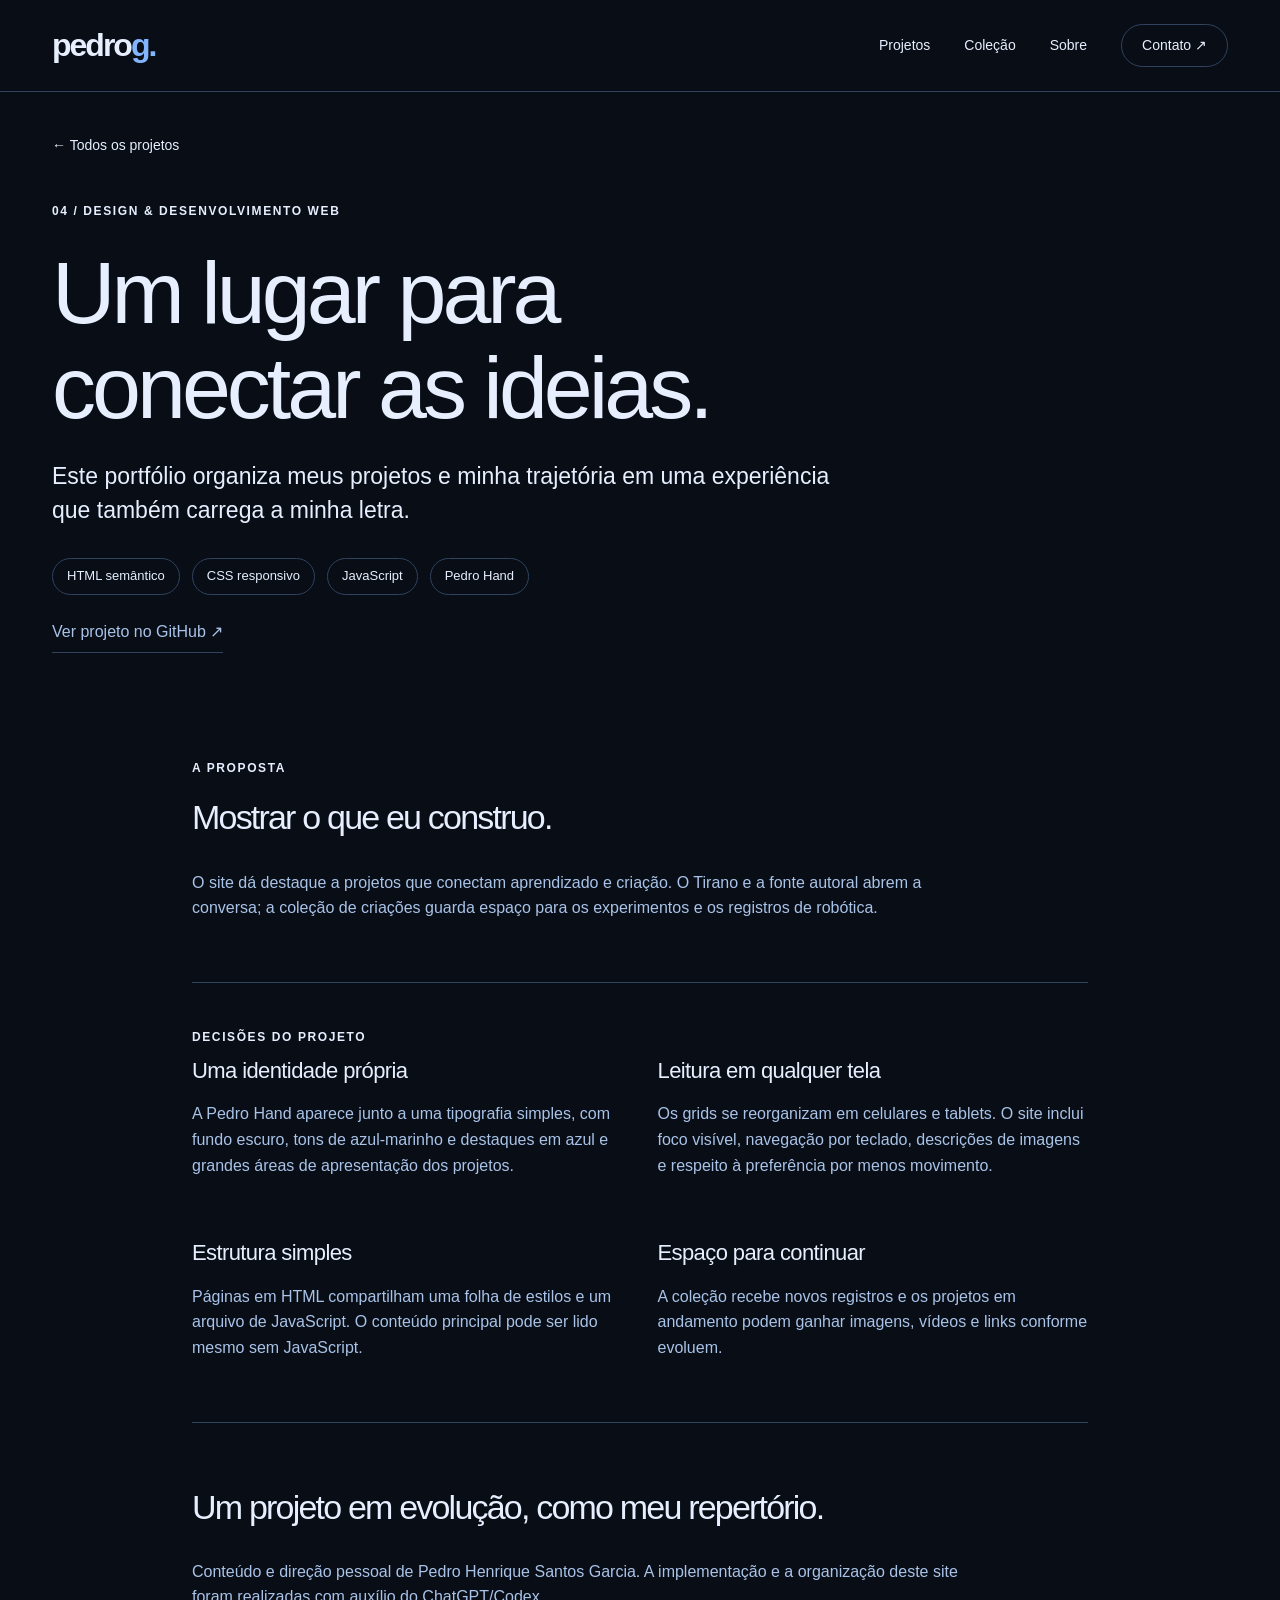
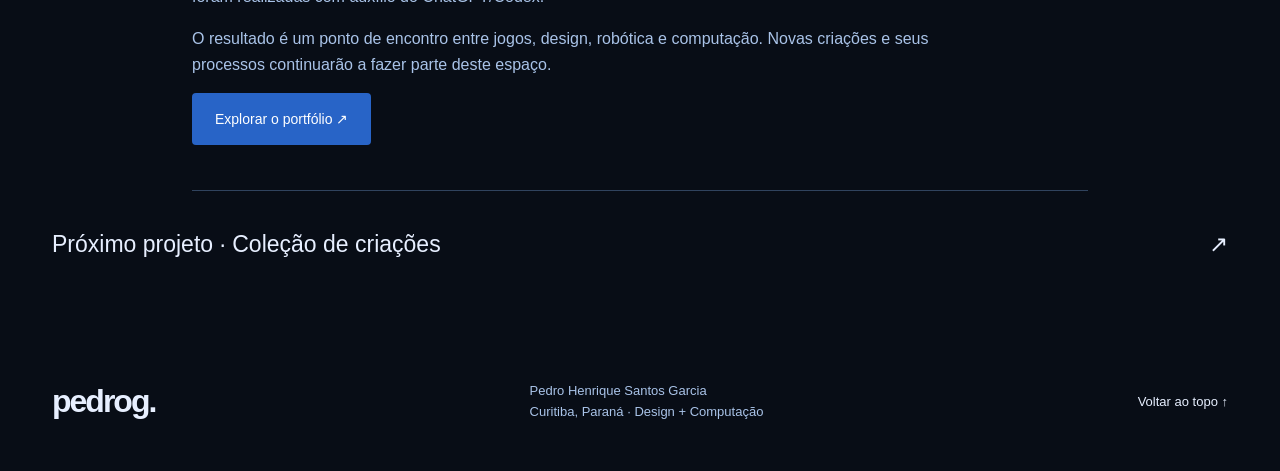
<file: projetos/portfolio-web.html>
<!doctype html>
<html lang="pt-BR">
<head>
<meta charset="utf-8">
<meta name="viewport" content="width=device-width, initial-scale=1">
<meta name="description" content="Portfólio web. Projetos de Pedro Henrique Santos Garcia: design, jogos e Ciência da Computação.">
<meta name="theme-color" content="#080d16">
<title>Portfólio web — Pedro Garcia</title>
<link rel="icon" href="../assets/icons/favicon.svg" type="image/svg+xml">
<link rel="preload" href="../assets/fonts/PedroHand-Regular.woff2" as="font" type="font/woff2" crossorigin>
<link rel="stylesheet" href="../style.css?v=logiclab-portraits-20260911">
<script src="../script.js?v=logiclab-portraits-20260911" defer>
</script>
</head>
<body>
<a class="skip" href="#conteudo">Pular para o conteúdo</a>
<header class="header">
<a class="brand" href="../index.html" aria-label="Pedro Garcia, início">pedro<span>g.</span>
</a>
<nav aria-label="Navegação principal">
<a href="../index.html#projetos">Projetos</a>
<a href="../colecao.html">Coleção</a>
<a href="../index.html#sobre">Sobre</a>
<a class="nav-contact" href="../index.html#contato">Contato <span aria-hidden="true">↗</span>
</a>
</nav>
</header>
<main id="conteudo">
<section class="wrap detail-hero">
<a class="back" href="../index.html#projetos">← Todos os projetos</a>
<span class="eyebrow">04 / DESIGN & DESENVOLVIMENTO WEB</span>
<h1>Um lugar para<br>conectar as ideias.</h1>
<p class="lead">Este portfólio organiza meus projetos e minha trajetória em uma experiência que também carrega a minha letra.</p>
<div class="meta">
<span>HTML semântico</span>
<span>CSS responsivo</span>
<span>JavaScript</span>
<span>Pedro Hand</span>
</div>
<p><a class="text-link" href="https://github.com/expedrog-dev/portfolio">Ver projeto no GitHub ↗</a></p>
</section>
<div class="wrap detail-content">
<section>
<span class="eyebrow">A PROPOSTA</span>
<h2>Mostrar o que eu construo.</h2>
<p>O site dá destaque a projetos que conectam aprendizado e criação. O Tirano e a fonte autoral abrem a conversa; a coleção de criações guarda espaço para os experimentos e os registros de robótica.</p>
</section>
<section>
<span class="eyebrow">DECISÕES DO PROJETO</span>
<div class="two-col">
<article>
<h3>Uma identidade própria</h3>
<p>A Pedro Hand aparece junto a uma tipografia simples, com fundo escuro, tons de azul-marinho e destaques em azul e grandes áreas de apresentação dos projetos.</p>
</article>
<article>
<h3>Leitura em qualquer tela</h3>
<p>Os grids se reorganizam em celulares e tablets. O site inclui foco visível, navegação por teclado, descrições de imagens e respeito à preferência por menos movimento.</p>
</article>
<article>
<h3>Estrutura simples</h3>
<p>Páginas em HTML compartilham uma folha de estilos e um arquivo de JavaScript. O conteúdo principal pode ser lido mesmo sem JavaScript.</p>
</article>
<article>
<h3>Espaço para continuar</h3>
<p>A coleção recebe novos registros e os projetos em andamento podem ganhar imagens, vídeos e links conforme evoluem.</p>
</article>
</div>
</section>
<section>
<h2>Um projeto em evolução, como meu repertório.</h2>
<p>Conteúdo e direção pessoal de Pedro Henrique Santos Garcia. A implementação e a organização deste site foram realizadas com auxílio do ChatGPT/Codex.</p>
<p>O resultado é um ponto de encontro entre jogos, design, robótica e computação. Novas criações e seus processos continuarão a fazer parte deste espaço.</p>
<a class="button" href="../index.html">Explorar o portfólio ↗</a>
</section>
</div>
<div class="wrap">
<a class="next" href="robotica-iot.html">
<span>Próximo projeto · Coleção de criações</span>
<span aria-hidden="true">↗</span>
</a>
</div>
</main>
<footer>
<a class="brand" href="../index.html">pedrog.</a>
<p>Pedro Henrique Santos Garcia<br>Curitiba, Paraná · Design + Computação</p>
<a href="#conteudo">Voltar ao topo ↑</a>
</footer>
</body>
</html>
</file>
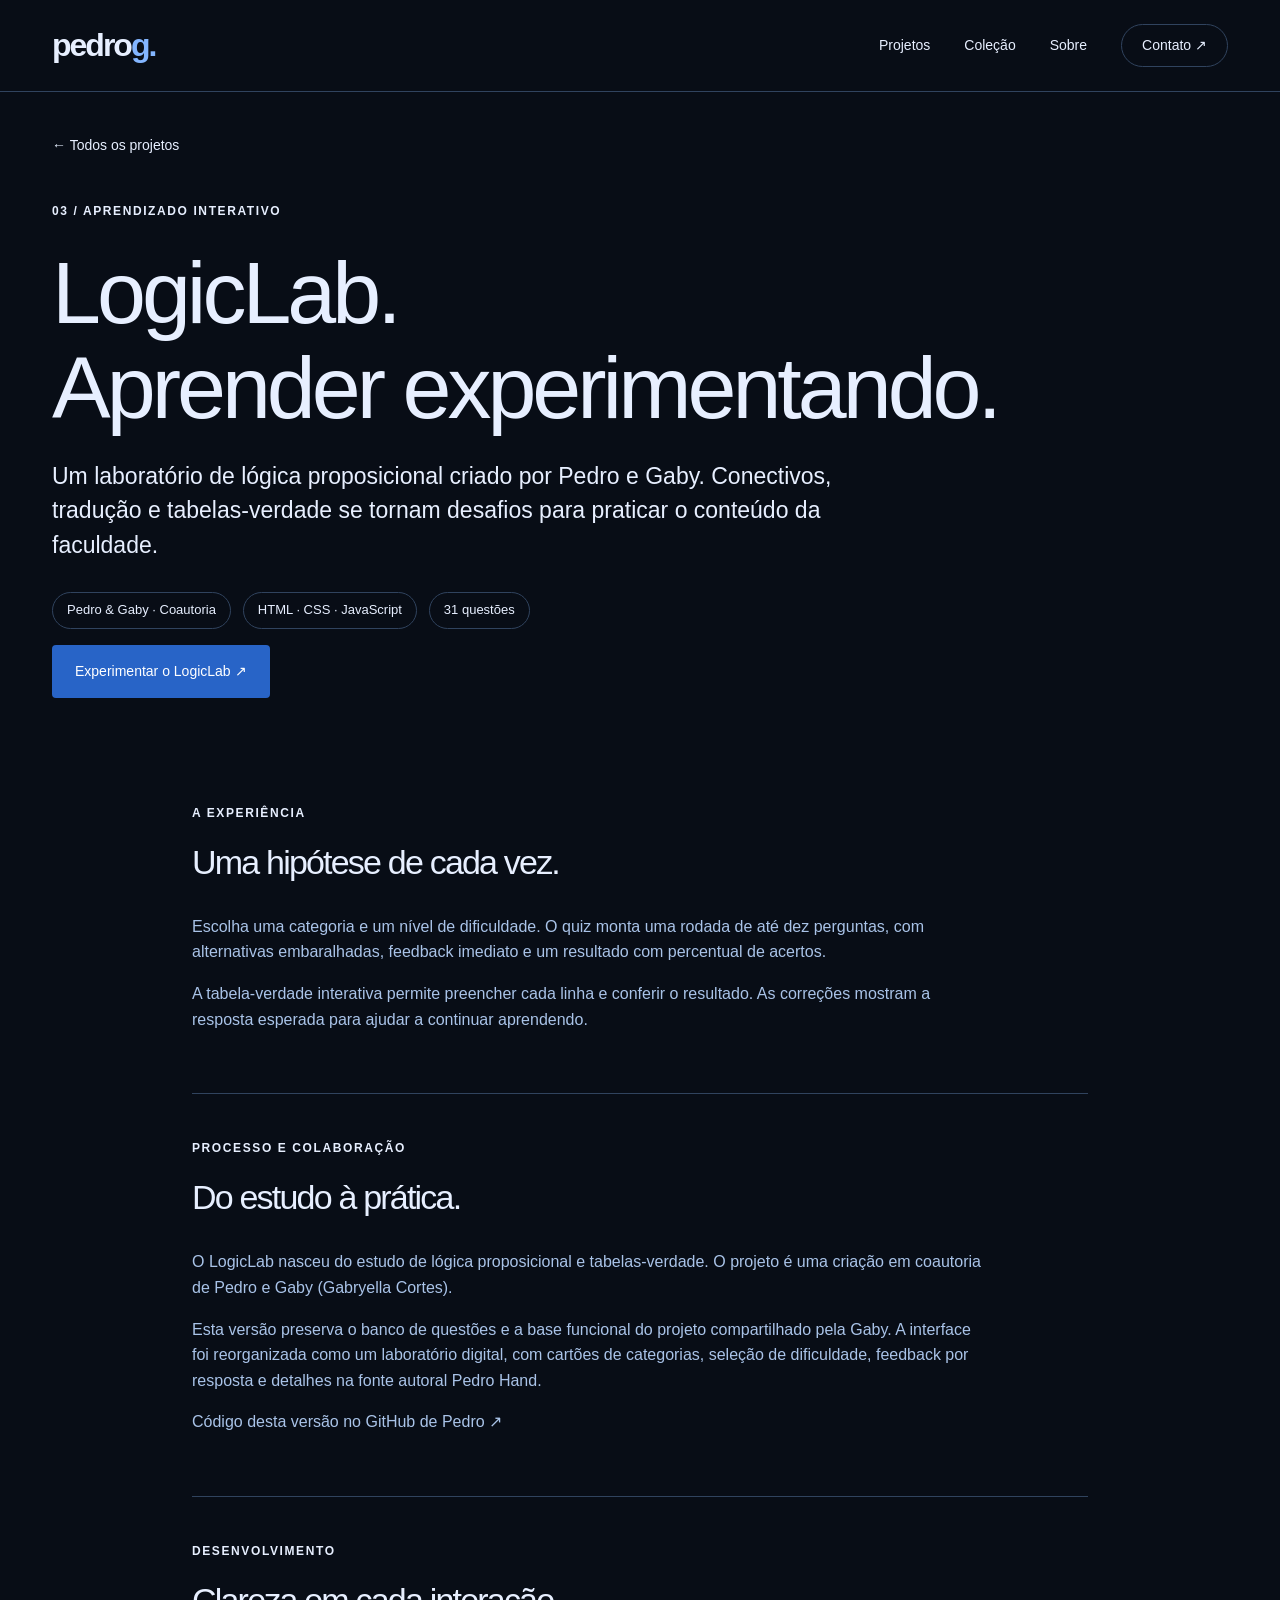
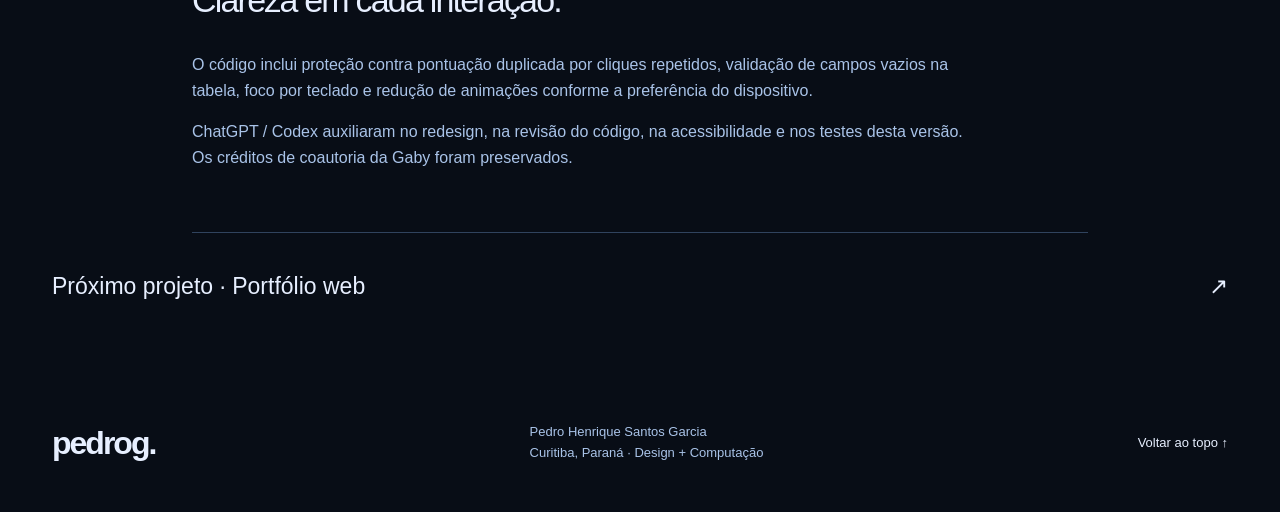
<file: projetos/quiz-logica.html>
<!doctype html>
<html lang="pt-BR">
<head>
<meta charset="utf-8">
<meta name="viewport" content="width=device-width, initial-scale=1">
<meta name="description" content="LogicLab. Projetos de Pedro Henrique Santos Garcia: design, jogos e Ciência da Computação.">
<meta name="theme-color" content="#080d16">
<title>LogicLab — Pedro Garcia</title>
<link rel="icon" href="../assets/icons/favicon.svg" type="image/svg+xml">
<link rel="preload" href="../assets/fonts/PedroHand-Regular.woff2" as="font" type="font/woff2" crossorigin>
<link rel="stylesheet" href="../style.css?v=logiclab-portraits-20260911">
<script src="../script.js?v=logiclab-portraits-20260911" defer>
</script>
</head>
<body>
<a class="skip" href="#conteudo">Pular para o conteúdo</a>
<header class="header">
<a class="brand" href="../index.html" aria-label="Pedro Garcia, início">pedro<span>g.</span>
</a>
<nav aria-label="Navegação principal">
<a href="../index.html#projetos">Projetos</a>
<a href="../colecao.html">Coleção</a>
<a href="../index.html#sobre">Sobre</a>
<a class="nav-contact" href="../index.html#contato">Contato <span aria-hidden="true">↗</span>
</a>
</nav>
</header>
<main id="conteudo">
<section class="wrap detail-hero">
<a class="back" href="../index.html#projetos">← Todos os projetos</a><span class="eyebrow">03 / APRENDIZADO INTERATIVO</span><h1>LogicLab.<br>Aprender experimentando.</h1><p class="lead">Um laboratório de lógica proposicional criado por Pedro e Gaby. Conectivos, tradução e tabelas-verdade se tornam desafios para praticar o conteúdo da faculdade.</p><div class="meta"><span>Pedro & Gaby · Coautoria</span><span>HTML · CSS · JavaScript</span><span>31 questões</span></div><p><a class="button" href="../logiclab/">Experimentar o LogicLab ↗</a></p></section>
<div class="wrap detail-content"><section><span class="eyebrow">A EXPERIÊNCIA</span><h2>Uma hipótese de cada vez.</h2><p>Escolha uma categoria e um nível de dificuldade. O quiz monta uma rodada de até dez perguntas, com alternativas embaralhadas, feedback imediato e um resultado com percentual de acertos.</p><p>A tabela-verdade interativa permite preencher cada linha e conferir o resultado. As correções mostram a resposta esperada para ajudar a continuar aprendendo.</p></section><section><span class="eyebrow">PROCESSO E COLABORAÇÃO</span><h2>Do estudo à prática.</h2><p>O LogicLab nasceu do estudo de lógica proposicional e tabelas-verdade. O projeto é uma criação em coautoria de Pedro e Gaby (Gabryella Cortes).</p><p>Esta versão preserva o banco de questões e a base funcional do projeto compartilhado pela Gaby. A interface foi reorganizada como um laboratório digital, com cartões de categorias, seleção de dificuldade, feedback por resposta e detalhes na fonte autoral Pedro Hand.</p><p><a href="https://github.com/expedrog-dev/portfolio/tree/main/logiclab">Código desta versão no GitHub de Pedro ↗</a></p></section><section><span class="eyebrow">DESENVOLVIMENTO</span><h2>Clareza em cada interação.</h2><p>O código inclui proteção contra pontuação duplicada por cliques repetidos, validação de campos vazios na tabela, foco por teclado e redução de animações conforme a preferência do dispositivo.</p><p>ChatGPT / Codex auxiliaram no redesign, na revisão do código, na acessibilidade e nos testes desta versão. Os créditos de coautoria da Gaby foram preservados.</p></section></div>
<div class="wrap">
<a class="next" href="portfolio-web.html">
<span>Próximo projeto · Portfólio web</span>
<span aria-hidden="true">↗</span>
</a>
</div>
</main>
<footer>
<a class="brand" href="../index.html">pedrog.</a>
<p>Pedro Henrique Santos Garcia<br>Curitiba, Paraná · Design + Computação</p>
<a href="#conteudo">Voltar ao topo ↑</a>
</footer>
</body>
</html>
</file>
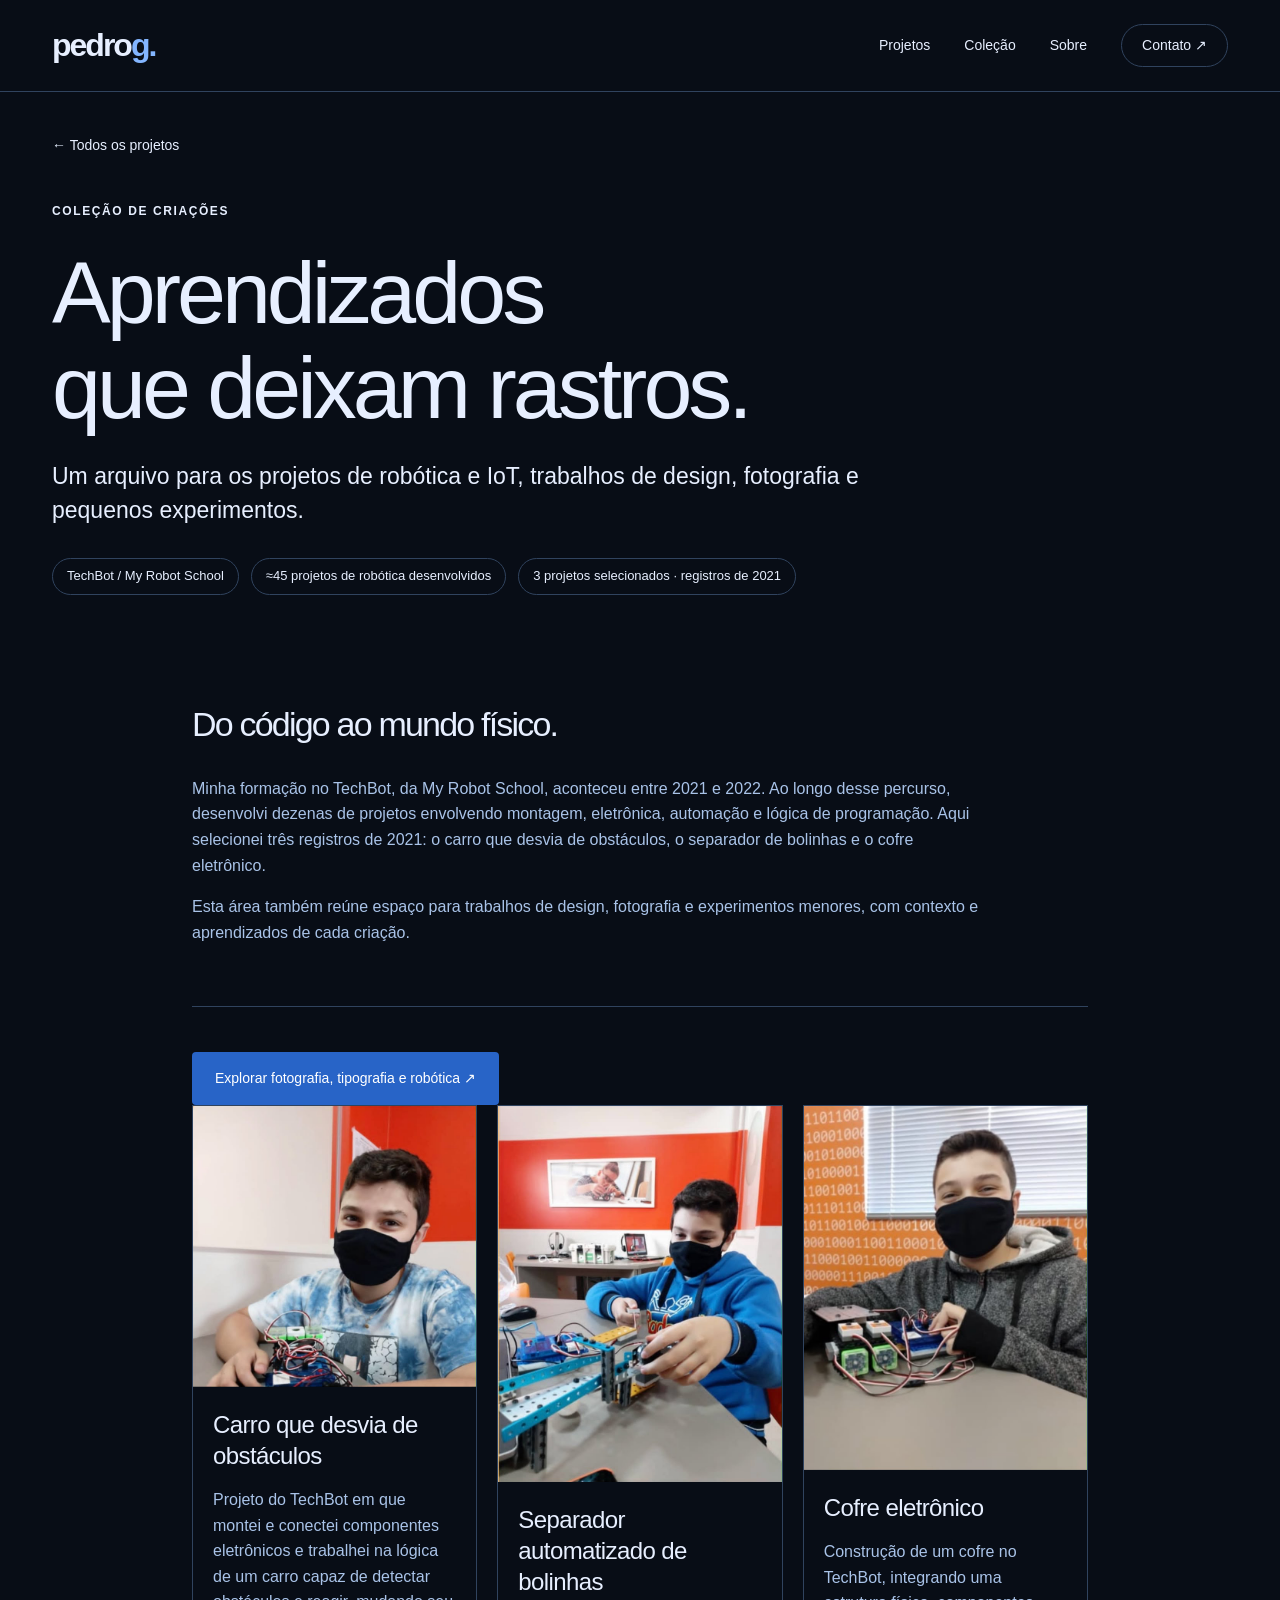
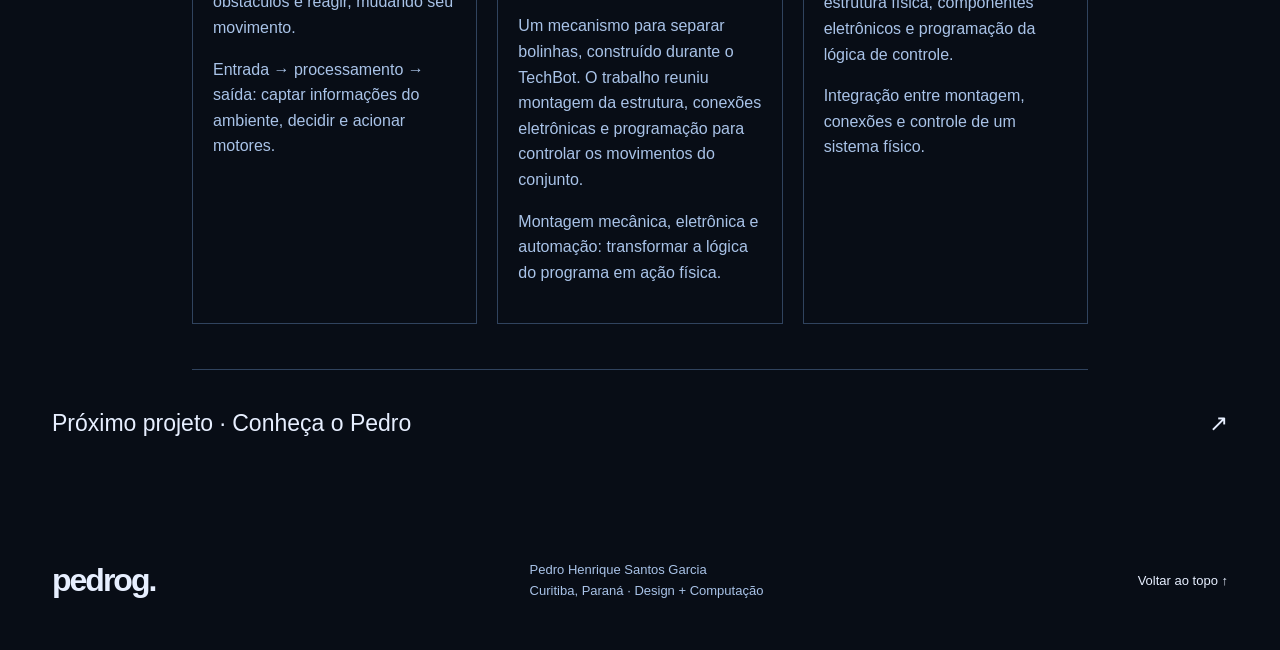
<file: projetos/robotica-iot.html>
<!doctype html>
<html lang="pt-BR">
<head>
<meta charset="utf-8">
<meta name="viewport" content="width=device-width, initial-scale=1">
<meta name="description" content="Robótica & IoT — Coleção de criações. Projetos de Pedro Henrique Santos Garcia: design, jogos e Ciência da Computação.">
<meta name="theme-color" content="#080d16">
<title>Robótica & IoT — Coleção de criações — Pedro Garcia</title>
<link rel="icon" href="../assets/icons/favicon.svg" type="image/svg+xml">
<link rel="preload" href="../assets/fonts/PedroHand-Regular.woff2" as="font" type="font/woff2" crossorigin>
<link rel="stylesheet" href="../style.css?v=logiclab-portraits-20260911">
<script src="../script.js?v=logiclab-portraits-20260911" defer>
</script>
</head>
<body>
<a class="skip" href="#conteudo">Pular para o conteúdo</a>
<header class="header">
<a class="brand" href="../index.html" aria-label="Pedro Garcia, início">pedro<span>g.</span>
</a>
<nav aria-label="Navegação principal">
<a href="../index.html#projetos">Projetos</a>
<a href="../colecao.html">Coleção</a>
<a href="../index.html#sobre">Sobre</a>
<a class="nav-contact" href="../index.html#contato">Contato <span aria-hidden="true">↗</span>
</a>
</nav>
</header>
<main id="conteudo">
<section class="wrap detail-hero">
<a class="back" href="../index.html#projetos">← Todos os projetos</a>
<span class="eyebrow">COLEÇÃO DE CRIAÇÕES</span>
<h1>Aprendizados<br>que deixam rastros.</h1>
<p class="lead">Um arquivo para os projetos de robótica e IoT, trabalhos de design, fotografia e pequenos experimentos.</p>
<div class="meta">
<span>TechBot / My Robot School</span>
<span>≈45 projetos de robótica desenvolvidos</span>
<span>3 projetos selecionados · registros de 2021</span>
</div>
</section>
<div class="wrap detail-content">
<section>
<h2>Do código ao mundo físico.</h2>
<p>Minha formação no TechBot, da My Robot School, aconteceu entre 2021 e 2022. Ao longo desse percurso, desenvolvi dezenas de projetos envolvendo montagem, eletrônica, automação e lógica de programação. Aqui selecionei três registros de 2021: o carro que desvia de obstáculos, o separador de bolinhas e o cofre eletrônico.</p>
<p>Esta área também reúne espaço para trabalhos de design, fotografia e experimentos menores, com contexto e aprendizados de cada criação.</p>
</section>
<section><a class="button" href="../colecao.html">Explorar fotografia, tipografia e robótica ↗</a><div class="collection-grid"><article><div class="record-photo" style="aspect-ratio:738/732"><img src="../assets/images/robotica-carro.png" alt="Pedro em 2021, de camiseta azul, com o carro robótico e suas conexões eletrônicas sobre a mesa." loading="lazy" style="transform:translateY(-27.125%)"></div><h3>Carro que desvia de obstáculos</h3><p>Projeto do TechBot em que montei e conectei componentes eletrônicos e trabalhei na lógica de um carro capaz de detectar obstáculos e reagir, mudando seu movimento.</p><p>Entrada → processamento → saída: captar informações do ambiente, decidir e acionar motores.</p></article><article><div class="record-photo" style="aspect-ratio:738/980"><img src="../assets/images/robotica-separador.png" alt="Pedro, de moletom azul, ajustando a estrutura azul e amarela do separador de bolinhas." loading="lazy" style="transform:translateY(-19.375%)"></div><h3>Separador automatizado de bolinhas</h3><p>Um mecanismo para separar bolinhas, construído durante o TechBot. O trabalho reuniu montagem da estrutura, conexões eletrônicas e programação para controlar os movimentos do conjunto.</p><p>Montagem mecânica, eletrônica e automação: transformar a lógica do programa em ação física.</p></article><article><div class="record-photo" style="aspect-ratio:738/949"><img src="../assets/images/robotica-cofre.png" alt="Pedro, de moletom cinza, atrás do projeto de cofre eletrônico e de seus componentes conectados." loading="lazy" style="transform:translateY(-20.375%)"></div><h3>Cofre eletrônico</h3><p>Construção de um cofre no TechBot, integrando uma estrutura física, componentes eletrônicos e programação da lógica de controle.</p><p>Integração entre montagem, conexões e controle de um sistema físico.</p></article></div></section>
</div>
<div class="wrap">
<a class="next" href="../index.html#sobre">
<span>Próximo projeto · Conheça o Pedro</span>
<span aria-hidden="true">↗</span>
</a>
</div>
</main>
<footer>
<a class="brand" href="../index.html">pedrog.</a>
<p>Pedro Henrique Santos Garcia<br>Curitiba, Paraná · Design + Computação</p>
<a href="#conteudo">Voltar ao topo ↑</a>
</footer>
</body>
</html>
</file>
<file: style.css>
@font-face {
  font-family:Pedro Hand;
  src:url('assets/fonts/PedroHand-Regular.woff2') format('woff2');
  font-display:swap
}

* {
  box-sizing:border-box
}

html {
  scroll-behavior:smooth;
  scroll-padding-top:100px
}

body {
  margin:0;
  background:#080d16;
  color:#e7efff;
  font-family:Arial,Helvetica,sans-serif;
  font-size:16px;
  line-height:1.6
}

a {
  color:inherit;
  text-decoration:none
}

button,input,textarea,select {
  font:inherit
}

a,button,input,textarea,select {
  touch-action:manipulation
}

a:focus-visible,button:focus-visible,input:focus-visible,textarea:focus-visible,select:focus-visible {
  outline:3px solid #ab411f;
  outline-offset:6px
}

::selection {
  background:#8abaff;
  color:#e7efff
}

.wrap {
  max-width:1280px;
  margin:auto;
  padding-left:52px;
  padding-right:52px
}

.header {
  display:flex;
  align-items:center;
  justify-content:space-between;
  padding:20px 52px;
  max-width:1384px;
  margin:auto;
  border-bottom:1px solid #30435e
}

.brand {
  font-size:32px;
  font-weight:800;
  letter-spacing:-2px
}

.brand span {
  color:#83b5ff
}

.header nav {
  display:flex;
  gap:34px;
  align-items:center;
  font-size:14px
}

.nav-contact {
  border:1px solid #30435e;
  border-radius:30px;
  padding:9px 20px
}

.skip {
  position:fixed;
  top:-100px;
  background:#8abaff;
  padding:12px;
  z-index:10
}

.skip:focus {
  top:0
}

.eyebrow {
  font-size:12px;
  letter-spacing:1.6px;
  font-weight:700;
  display:block
}

.dot {
  display:inline-block;
  background:#101d32;
  width:7px;
  height:7px;
  border-radius:50%;
  margin-right:8px
}

.hero {
  position:relative;
  padding-top:60px;
  padding-bottom:40px
}

.hero h1 {
  font-size:clamp(64px,8vw,112px);
  line-height:.98;
  letter-spacing:-7px;
  font-weight:500;
  margin:38px 0 34px
}

.hand {
  font-family:Pedro Hand,cursive;
  font-weight:400;
  letter-spacing:0
}

.hero h1 .hand {
  font-size:.95em;
  color:#83b5ff;
  line-height:1.3;
  display:inline-block
}

.hero-bottom {
  display:flex;
  justify-content:space-between;
  align-items:center;
  gap:40px
}

.hero-bottom p {
  max-width:460px;
  font-size:18px;
  margin:0
}

.button {
  display:inline-flex;
  align-items:center;
  justify-content:center;
  gap:35px;
  background:#2864c7;
  color:#f1f5ff;
  padding:15px 23px;
  border-radius:4px;
  font-size:14px;
  min-height:48px
}

.button:hover {
  background:#3477dc
}

.hero-note {
  position:absolute;
  right:100px;
  top:175px;
  transform:rotate(7deg);
  font-family:Pedro Hand,cursive;
  font-size:26px;
  color:#a9c3e8
}

.hero-index {
  margin-top:42px;
  border-top:1px solid #30435e;
  padding-top:17px;
  font-size:12px;
  letter-spacing:2px;
  color:#a9c3e8
}

.section {
  padding-top:90px;
  padding-bottom:75px
}

.section-heading {
  display:flex;
  justify-content:space-between;
  align-items:end;
  margin-bottom:34px
}

.section-heading p {
  font-size:14px;
  color:#a9c3e8;
  margin:0
}

h2 {
  font-size:clamp(32px,4vw,48px);
  font-weight:500;
  line-height:1.15;
  letter-spacing:-1.8px;
  margin:20px 0 32px
}

h3 {
  line-height:1.3;
  font-size:24px;
  font-weight:500;
  letter-spacing:-.6px;
  margin:10px 0
}

p {
  color:#a9c3e8
}

img {
  max-width:100%;
  display:block
}

.game-cover {
  height:490px;
  position:relative;
  overflow:hidden;
  background:#101d32
}

.game-cover img {
  width:100%;
  height:100%;
  object-fit:cover;
  object-position:50% 47%;
  image-rendering:pixelated;
  filter:brightness(.56);
  transition:transform .5s
}

.game-title {
  position:absolute;
  inset:0;
  display:flex;
  align-items:center;
  justify-content:center;
  flex-direction:column;
  color:#f1f5ff
}

.game-title strong {
  font:100px 'Pedro Hand',cursive;
  line-height:1.5
}

.game-title span {
  font-size:12px;
  letter-spacing:4px
}

.project-info {
  display:flex;
  justify-content:space-between;
  gap:20px;
  padding:23px 0 32px
}

.project-info p {
  margin:7px 0 0;
  max-width:680px
}

.round {
  flex-shrink:0;
  width:44px;
  height:44px;
  border:1px solid #30435e;
  border-radius:50%;
  display:grid;
  place-items:center;
  font-size:23px
}

.project-link:hover .round {
  background:#8abaff
}

.project-link:hover .game-cover img {
  transform:scale(1.025)
}

.project-grid {
  display:grid;
  grid-template-columns:1fr 1fr;
  gap:30px;
  margin-top:22px
}

.font-cover,.logic-cover {
  height:350px;
  display:flex;
  flex-direction:column;
  justify-content:space-between;
  padding:30px
}

.font-cover {
  background:#101d32;
  color:#e7efff
}

.font-cover>.hand {
  font-size:52px;
  line-height:1.3
}

.font-cover>span:last-child {
  font-family:Pedro Hand,cursive;
  font-size:23px
}

.logic-cover {
  background:#101d32;
  color:#e7efff
}

.logic {
  font-size:98px;
  line-height:1;
  letter-spacing:-5px
}

.logic>span {
  color:#a9c3e8
}

.truth {
  display:flex;
  justify-content:space-between;
  border-top:1px solid #30435e;
  padding-top:15px;
  font-family:monospace
}

.portfolio-row {
  display:flex;
  gap:25px;
  align-items:center;
  justify-content:space-between;
  border-block:1px solid #30435e;
  padding:28px 0;
  margin-top:22px
}

.portfolio-row strong {
  font-size:23px;
  font-weight:500
}

.collection-band {
  background:#101d32;
  color:#f1f5ff
}

.collection-layout {
  display:grid;
  grid-template-columns:1fr 1fr;
  gap:90px;
  padding-top:80px;
  padding-bottom:80px
}

.collection-band h2 {
  font-size:52px
}

.collection-band h2 .hand {
  color:#83b5ff;
  font-size:1.16em
}

.collection-band p {
  color:#a9c3e8;
  max-width:440px
}

.light {
  background:#8abaff;
  color:#e7efff;
  margin-top:15px
}

.light:hover {
  background:#8abaff
}

.collection-number {
  display:flex;
  flex-direction:column;
  align-items:center;
  justify-content:center;
  border-left:1px solid #30435e
}

.collection-number strong {
  font-size:130px;
  font-weight:400;
  letter-spacing:-9px;
  color:#83b5ff;
  line-height:1.2
}

.collection-number>span {
  font-size:12px;
  letter-spacing:3px
}

.collection-number p {
  text-align:center;
  margin-top:35px
}

.about {
  display:grid;
  grid-template-columns:1fr 1fr;
  gap:90px
}

.about h2 {
  font-size:65px
}

.about h2 .hand {
  font-size:1.3em;
  color:#83b5ff
}

.location {
  font-size:12px;
  letter-spacing:1px;
  margin-top:40px
}

.location span {
  padding:0 8px
}

.lead {
  font-size:23px;
  line-height:1.5;
  color:#e7efff
}

.about blockquote {
  font-size:36px;
  color:#83b5ff;
  margin:30px 0 0
}

.trajectory {
  border-top:1px solid #30435e
}

.timeline {
  display:grid;
  grid-template-columns:repeat(4,1fr);
  list-style:none;
  padding:0;
  gap:20px;
  margin:50px 0
}

.timeline li {
  border-top:2px solid #30435e;
  padding-top:15px
}

.timeline li>span {
  font-size:12px;
  color:#a9c3e8
}

.timeline h3 {
  font-size:20px
}

.timeline p {
  font-size:14px
}

.courses {
  display:grid;
  grid-template-columns:repeat(3,1fr);
  gap:25px 35px
}

.courses article {
  border-top:1px solid #30435e;
  padding:20px 0
}

.courses article>span {
  font-size:12px;
  letter-spacing:1px;
  color:#a9c3e8
}

.courses h3 {
  font-size:21px
}

.courses p {
  font-size:15px
}

.text-link {
  display:inline-block;
  border-bottom:1px solid #30435e;
  padding:8px 0
}

.toolkit {
  padding-top:10px
}

.tags {
  display:flex;
  flex-wrap:wrap;
  gap:12px
}

.tags span {
  border:1px solid #30435e;
  border-radius:30px;
  padding:9px 18px;
  font-size:14px
}

.contact {
  background:#101d32;
  padding:75px 0
}

.contact h2 {
  max-width:850px;
  font-size:55px
}

.contact .hand {
  color:#83b5ff;
  font-size:1.2em
}

footer {
  padding:35px 52px;
  max-width:1384px;
  margin:auto;
  display:flex;
  align-items:center;
  justify-content:space-between;
  gap:25px
}

footer p,footer>a:last-child {
  font-size:13px
}

.detail-hero {
  padding-top:40px;
  padding-bottom:45px
}

.back {
  font-size:14px;
  display:inline-block;
  margin-bottom:45px
}

.detail-hero h1 {
  font-size:clamp(50px,7vw,88px);
  font-weight:500;
  letter-spacing:-4px;
  line-height:1.08;
  margin:24px 0
}

.detail-hero .lead {
  max-width:820px
}

.meta {
  display:flex;
  flex-wrap:wrap;
  gap:12px;
  margin-top:30px
}

.meta span {
  font-size:13px;
  border:1px solid #30435e;
  padding:7px 14px;
  border-radius:25px
}

.detail-content {
  max-width:1000px
}

.detail-content>section {
  padding:45px 0;
  border-bottom:1px solid #30435e
}

.detail-content h2 {
  font-size:34px
}

.detail-content p {
  max-width:790px
}

.detail-visual {
  margin:0
}

.detail-visual img {
  width:100%;
  max-height:600px;
  object-fit:cover
}

.detail-visual figcaption,figcaption {
  font-size:13px;
  color:#a9c3e8;
  margin-top:10px
}

.two-col {
  display:grid;
  grid-template-columns:1fr 1fr;
  gap:35px
}

.two-col h3 {
  font-size:22px
}

.two-col figure {
  margin:0
}

.two-col img {
  width:100%;
  height:320px;
  object-fit:cover
}

.note {
  padding:28px;
  background:#101d32;
  border-left:3px solid #30435e
}

.note p {
  margin:0
}

.specimen {
  background:#101d32;
  padding:40px;
  margin-top:30px
}

.specimen label {
  display:block;
  font-size:14px;
  margin-bottom:12px
}

.specimen textarea {
  display:block;
  width:100%;
  resize:vertical;
  min-height:210px;
  border:1px solid #30435e;
  background:transparent;
  padding:20px;
  font-family:Pedro Hand,cursive;
  font-size:48px;
  line-height:1.5;
  color:#e7efff
}

.specimen .controls {
  display:flex;
  align-items:center;
  gap:18px;
  margin-top:20px;
  flex-wrap:wrap
}

.specimen .controls label {
  margin:0
}

.specimen input {
  accent-color:#83b5ff
}

.process {
  padding-left:24px
}

.process li {
  padding:10px 0 10px 10px
}

.status {
  display:inline-block;
  background:#101d32;
  color:#e7efff;
  padding:5px 12px;
  border-radius:20px;
  font-size:14px
}

.empty {
  padding:45px;
  border:1px dashed #30435e;
  background:#101d32
}

.empty h3 {
  font-family:Pedro Hand,cursive;
  font-size:35px
}

.filters {
  display:flex;
  gap:10px;
  flex-wrap:wrap;
  margin:25px 0
}

.filters button {
  background:transparent;
  border:1px solid #30435e;
  border-radius:25px;
  padding:9px 18px;
  color:#e7efff;
  cursor:pointer
}

.filters button[aria-pressed=true] {
  background:#285fac;
  color:#f1f5ff
}

.collection-grid {
  display:grid;
  grid-template-columns:repeat(2,1fr);
  gap:25px
}

.collection-grid article {
  padding:25px;
  border:1px solid #30435e
}

.collection-grid video {
  width:100%
}

.collection-grid img {
  aspect-ratio:4/3;
  object-fit:cover
}

.collection-empty[hidden], [hidden] {
  display:none!important
}

.next {
  display:flex;
  justify-content:space-between;
  align-items:center;
  padding:35px 0;
  margin-bottom:35px;
  font-size:23px
}

.glyphs {
  background:white;
  object-fit:contain!important;
  height:auto!important;
  max-height:none!important
}

@media(min-width:1500px) {
  .hero h1 {
  font-size:112px
}


}

@media(max-width:900px) {
  .wrap {
  padding-left:28px;
  padding-right:28px
}

.header {
  padding:18px 28px
}

.hero h1 {
  letter-spacing:-4px
}

.hero-note {
  right:45px;
  top:155px;
  font-size:22px
}

.hero-bottom {
  align-items:start
}

.game-cover {
  height:390px
}

.font-cover,.logic-cover {
  height:300px;
  padding:23px
}

.font-cover>.hand {
  font-size:39px
}

.collection-layout,.about {
  gap:35px
}

.collection-band h2 {
  font-size:42px
}

.collection-number strong {
  font-size:100px
}

.courses {
  grid-template-columns:1fr 1fr
}

.timeline {
  grid-template-columns:1fr 1fr
}

.portfolio-row {
  flex-wrap:wrap
}

.portfolio-row .eyebrow {
  width:100%
}


}

@media(max-width:600px) {
  .wrap {
  padding-left:22px;
  padding-right:22px
}

.header {
  padding:15px 22px;
  align-items:center
}

.brand {
  font-size:27px
}

.header nav {
  gap:14px;
  font-size:13px
}

.nav-contact {
  border:0;
  padding:0
}

.nav-contact span {
  display:none
}

.hero {
  padding-top:40px
}

.hero h1 {
  font-size:62px;
  letter-spacing:-3px;
  margin:35px 0 25px
}

.hero h1 .hand {
  font-size:.84em;
  line-height:1.6
}

.hero-note {
  position:static;
  transform:none;
  font-size:22px;
  margin:25px 0 0;
  display:none
}

.hero-bottom {
  display:block
}

.hero-bottom p {
  font-size:17px
}

.hero-bottom .button {
  margin-top:24px
}

.hero-index {
  font-size:10px;
  letter-spacing:1.2px;
  margin-top:30px
}

.eyebrow {
  font-size:11px;
  letter-spacing:1.2px
}

.section {
  padding-top:55px;
  padding-bottom:45px
}

.section-heading {
  display:block
}

.section-heading p {
  display:none
}

h2 {
  letter-spacing:-1px
}

.game-cover {
  height:320px
}

.game-title strong {
  font-size:72px
}

.game-title span {
  font-size:9px;
  letter-spacing:2px
}

.project-grid {
  grid-template-columns:1fr;
  gap:20px
}

.project-info {
  padding:20px 0
}

h3 {
  font-size:23px
}

.project-info p {
  font-size:15px
}

.round {
  width:36px;
  height:36px
}

.font-cover,.logic-cover {
  height:300px;
  padding:25px
}

.font-cover>.hand {
  font-size:44px
}

.portfolio-row strong {
  font-size:20px;
  max-width:80%
}

.collection-layout {
  grid-template-columns:1fr;
  padding-top:50px;
  padding-bottom:50px
}

.collection-band h2 {
  font-size:39px
}

.collection-number {
  border-left:0;
  border-top:1px solid #30435e;
  padding-top:35px
}

.collection-number strong {
  font-size:100px
}

.collection-number p {
  margin-bottom:0;
  margin-top:20px
}

.about {
  grid-template-columns:1fr;
  gap:5px
}

.about h2 {
  font-size:52px
}

.location {
  margin-top:20px
}

.lead {
  font-size:20px
}

.courses {
  grid-template-columns:1fr;
  gap:0
}

.timeline {
  gap:15px;
  margin:35px 0
}

.timeline h3 {
  font-size:18px
}

.toolkit {
  padding-top:10px
}

.tags {
  gap:8px
}

.tags span {
  font-size:13px;
  padding:7px 12px
}

.contact {
  padding:45px 0
}

.contact h2 {
  font-size:37px
}

footer {
  padding:30px 22px;
  align-items:start;
  flex-wrap:wrap
}

footer p {
  margin:0;
  max-width:200px
}

.detail-hero {
  padding-top:25px
}

.back {
  margin-bottom:25px
}

.detail-hero h1 {
  font-size:50px;
  letter-spacing:-2px
}

.two-col {
  grid-template-columns:1fr
}

.detail-content>section {
  padding:30px 0
}

.specimen {
  padding:20px
}

.specimen textarea {
  font-size:36px
}

.collection-grid {
  grid-template-columns:1fr
}

.empty {
  padding:25px
}

.next {
  font-size:19px
}

.detail-visual img {
  max-height:420px
}


}

@media(prefers-reduced-motion:reduce) {
  html {
  scroll-behavior:auto
}

*,*::before,*::after {
  transition:none!important;
  animation:none!important
}


}

@media(max-width:360px) {
  .header {
  flex-wrap:wrap;
  gap:12px
}

.header nav {
  width:100%;
  justify-content:space-between;
  gap:10px
}

.hero h1 {
  font-size:56px
}

.hero h1 .hand {
  font-size:.8em
}

.detail-hero h1 {
  font-size:44px
}


}


[data-contact] {
  display:flex;
  flex-wrap:wrap;
  gap:12px;
  align-items:center
}


.detail-visual.wrap {
  margin-left:auto;
  margin-right:auto
}



/* Retrato, registros originais de 2021 e documentos de formação. */
/* Retrato independente: dimensões naturais, sem recorte ou altura fixa. */
.about { display: block; }
.about-intro { display: grid; grid-template-columns: 1fr auto; align-items: center; gap: 40px; margin-bottom: 44px; }
.about-intro h2 { margin-bottom: 0; }
.about-intro .location { margin-top: 20px; }
.portrait-original { width: 240px; max-width: 100%; margin: 0; }
.portrait-original img { display: block; width: 100%; height: auto; max-height: none; aspect-ratio: auto; object-fit: contain; border-radius: 0; }
.about-copy { max-width: 760px; }
@media (max-width: 600px) {
  .about-intro { grid-template-columns: 1fr; gap: 24px; margin-bottom: 28px; }
  .portrait-original { width: 220px; }
}

.collection-grid { grid-template-columns: repeat(3, minmax(0, 1fr)); gap: 20px; }
.collection-grid article { padding: 0 0 22px; overflow: hidden; }
.collection-grid article h3, .collection-grid article p { margin-left: 20px; margin-right: 20px; }
.collection-grid article h3 { font-size: 24px; margin-top: 22px; }
.record-photo { overflow: hidden; background:#101d32; }
.collection-grid .record-photo img { width: 100%; max-width: none; height: auto; aspect-ratio: auto; object-fit: initial; }
.certificate-list { padding-top: 15px; padding-bottom: 70px; }
.certificate-card { display: grid; grid-template-columns: 1fr 1fr; gap: 40px; padding: 40px 0; border-top: 1px solid #30435e; align-items: center; }
.certificate-card img { width: 100%; border: 1px solid #30435e; }
.certificate-card h2 { font-size: 30px; margin: 15px 0; }
@media (max-width: 900px) { .collection-grid { grid-template-columns: 1fr; } .record-photo { max-height: none; } .certificate-card { gap: 25px; } }
@media (max-width: 600px) { .certificate-card { grid-template-columns: 1fr; } }

.collection-introduction { max-width: 760px; }


.ai-disclosure { margin: 32px 0; padding: 20px 0; border-top: 1px solid #30435e; max-width: 850px; }
.ai-disclosure summary { cursor: pointer; font-weight: 600; color:#83b5ff; }
.ai-disclosure summary:focus-visible { outline: 3px solid #ab411f; outline-offset: 6px; }

.photo-selection { display: grid; grid-template-columns: 1fr 1fr; gap: 32px; align-items: start; margin: 32px 0 60px; }
.photo-selection figure { margin: 0; }
.photo-selection img { display: block; width: 100%; height: auto; }
.photo-selection figcaption { font-size: 14px; margin-top: 12px; color:#a9c3e8; }
@media (max-width: 600px) { .photo-selection { grid-template-columns: 1fr; } }

html { color-scheme: dark; }
[hidden] { display: none !important; }
.light, .round:hover, ::selection { color: #081426; }
.button { color: #fff; }
.button.light { color: #081426; }
.archive-nav { margin-bottom: 44px; }
.archive-nav button:focus-visible { outline: 3px solid #83b5ff; outline-offset: 4px; }
.archive-nav button[aria-pressed="true"] { background: #2762bb; color: #fff; border-color: #83b5ff; }

.photo-category { font-size: 26px; margin-top: 44px; }
.photo-preview-grid { display: grid; grid-template-columns: repeat(3, minmax(0, 1fr)); align-items: start; gap: 24px; margin-top: 28px; }
.photo-preview-grid figure { margin: 0; }
.photo-preview-grid img { display: block; width: 100%; height: auto; }
.photography-preview { border-bottom: 1px solid #30435e; }
@media (max-width: 600px) { .photo-preview-grid { grid-template-columns: 1fr; } }

/* Trocas de retratos: mantém o espaço da composição existente. */
.portrait-original img { aspect-ratio: 771 / 1020; object-fit: cover; object-position: 50% 40%; }
.photo-preview-grid img.portrait-cool, .photo-selection img.portrait-cool { aspect-ratio: 2 / 3; object-fit: cover; object-position: 50% 50%; }
</file>
<file: logiclab/style.css>
@font-face {
  font-family: PedroHand;
  src: url("assets/PedroHand-Regular.woff2") format("woff2");
  font-display: swap;
}

* {
  box-sizing: border-box;
}

:root {
  --ink: #281820;
  --muted: #69535c;
  --accent: #b92348;
  --wine: #4d1026;
  --paper: #fffaf7;
  --line: #decdd1;
}

body {
  margin: 0;
  background: var(--paper);
  color: var(--ink);
  font-family: Inter, Arial, sans-serif;
  line-height: 1.6;
}

body:before {
  content: "";
  position: fixed;
  inset: 0;
  pointer-events: none;
  background-image: radial-gradient(#b9234819 1px, transparent 1px);
  background-size: 26px 26px;
  z-index: -1;
}

button,
a,
select {
  -webkit-tap-highlight-color: transparent;
}

button,
select {
  font: inherit;
}

button,
a {
  touch-action: manipulation;
}

button {
  cursor: pointer;
}

a {
  color: inherit;
  text-underline-offset: 5px;
}

button:focus-visible,
a:focus-visible,
select:focus-visible,
summary:focus-visible {
  outline: 3px solid var(--accent);
  outline-offset: 5px;
}

.skip {
  position: absolute;
  top: -100px;
  background: white;
  padding: 16px;
}

.skip:focus {
  top: 0;
  z-index: 10;
}

header,
footer {
  max-width: 1240px;
  margin: auto;
  padding: 26px 40px;
  display: flex;
  align-items: center;
  justify-content: space-between;
  gap: 24px;
}

header {
  border-bottom: 1px solid var(--line);
}

.brand {
  text-decoration: none;
  font-weight: 800;
  letter-spacing: -0.04em;
  font-size: 20px;
}

.brand span {
  color: var(--accent);
}

.edition,
.eyebrow,
.micro,
.art-label,
.art-note {
  font-size: 12px;
  letter-spacing: 0.12em;
}

.edition {
  color: var(--muted);
}

main {
  max-width: 1160px;
  margin: auto;
  padding: 64px 24px;
  min-height: 650px;
}

.screen {
  animation: enter 0.35s ease both;
}

.hero {
  display: grid;
  grid-template-columns: 1.15fr 1fr;
  gap: 64px;
  align-items: center;
}

.eyebrow {
  color: var(--accent);
  font-weight: 700;
  margin: 0 0 22px;
}

h1 {
  font-size: clamp(64px, 8vw, 110px);
  line-height: 1.05;
  letter-spacing: -0.075em;
  margin: 24px 0;
}

h1 span {
  font-weight: 400;
}

h1 i {
  color: var(--accent);
}

h2 {
  font-size: clamp(32px, 4vw, 50px);
  line-height: 1.15;
  letter-spacing: -0.045em;
  margin: 16px 0 24px;
}

h2 em {
  font-family: PedroHand, cursive;
  font-weight: 400;
  color: var(--accent);
  font-style: normal;
}

.hand {
  font:
    26px/1.6 PedroHand,
    cursive;
  color: var(--accent);
  margin: 24px 0;
}

.intro {
  font-size: 18px;
  color: var(--muted);
  margin: 26px 0;
}

.primary,
.secondary {
  border: 1px solid var(--accent);
  border-radius: 6px;
  padding: 17px 24px;
  font-weight: 700;
  min-height: 56px;
  transition:
    transform 0.2s,
    background 0.2s,
    box-shadow 0.2s;
}

.primary {
  background: var(--accent);
  color: white;
}

.primary:hover {
  background: #941737;
  box-shadow: 0 7px 18px #b9234826;
  transform: translateY(-2px);
}

.secondary {
  background: transparent;
  color: var(--accent);
}

.micro {
  letter-spacing: 0;
  color: var(--muted);
  font-size: 14px;
  margin-top: 22px;
}

.lab-art {
  position: relative;
  background: var(--wine);
  color: #ffeaf0;
  border-radius: 4px;
  padding: 32px;
  min-height: 430px;
  overflow: hidden;
  background-image:
    linear-gradient(#fff1 1px, transparent 1px),
    linear-gradient(90deg, #fff1 1px, transparent 1px);
  background-size: 36px 36px;
  box-shadow: 15px 15px 0 #f3e5e7;
}

.formula {
  font:
    72px/1.1 Georgia,
    serif;
  letter-spacing: 0.12em;
  padding: 40px 0;
  text-align: center;
}

.formula b {
  color: #ff91ae;
  font-weight: 400;
}

.formula span {
  font-size: 35px;
}

.signal {
  display: flex;
  align-items: center;
  justify-content: center;
  gap: 12px;
}

.signal i {
  height: 1px;
  background: #ff91ae;
  width: 45px;
}

.signal b {
  border: 1px solid #ff91ae;
  border-radius: 50%;
  width: 40px;
  text-align: center;
}

.art-note {
  display: block;
  text-align: right;
  padding-top: 25px;
  font-family: PedroHand, cursive;
  letter-spacing: 0;
  font-size: 17px;
}

.choices {
  display: grid;
  grid-template-columns: repeat(4, 1fr);
  gap: 18px;
  margin: 38px 0;
}

.choices button {
  position: relative;
  display: flex;
  flex-direction: column;
  text-align: left;
  gap: 16px;
  background: #fffdfb;
  border: 1px solid var(--line);
  border-radius: 6px;
  padding: 24px 20px;
  min-height: 240px;
  color: var(--ink);
  transition:
    transform 0.2s,
    background 0.2s,
    border 0.2s,
    box-shadow 0.2s;
}

.choices button:hover {
  transform: translateY(-4px);
  background: #fceef1;
  border-color: var(--accent);
  box-shadow: 0 10px 20px #4d102610;
}

.symbol {
  font:
    32px/1.2 Georgia,
    serif;
  color: var(--accent);
  margin-bottom: 18px;
}

.choices strong {
  font-size: 20px;
}

.choices small {
  font-size: 15px;
  color: var(--muted);
  line-height: 1.5;
}

.card-arrow {
  position: absolute;
  right: 20px;
  top: 22px;
  color: var(--accent);
}

.back {
  border: 0;
  background: none;
  padding: 8px 0;
  margin-bottom: 25px;
  color: var(--muted);
}

.quiz-panel {
  max-width: 850px;
  margin: auto;
}

.telemetry {
  display: flex;
  justify-content: space-between;
  gap: 16px;
  align-items: center;
}

.telemetry h2,
.telemetry span {
  font-size: 14px;
  letter-spacing: 0;
  margin: 0;
  color: var(--muted);
}

#barraProgresso {
  height: 5px;
  background: #eadcdf;
  margin: 15px 0 42px;
  border-radius: 8px;
  overflow: hidden;
}

#progresso {
  height: 100%;
  background: var(--accent);
  transition: width 0.4s;
}

#textoPergunta {
  font-size: clamp(25px, 3vw, 36px);
  line-height: 1.35;
  margin-bottom: 32px;
  outline: none;
}

#alternativas {
  display: grid;
  grid-template-columns: 1fr 1fr;
  gap: 14px;
  counter-reset: option;
}

#alternativas button {
  counter-increment: option;
  display: flex;
  align-items: center;
  gap: 18px;
  text-align: left;
  padding: 20px;
  background: white;
  border: 1px solid var(--line);
  border-radius: 6px;
  min-height: 78px;
  color: var(--ink);
  transition:
    background 0.2s,
    transform 0.2s,
    border 0.2s;
}

#alternativas button:before {
  content: counter(option, upper-alpha);
  border: 1px solid var(--line);
  border-radius: 4px;
  padding: 2px 9px;
  font-size: 13px;
  color: var(--muted);
}

#alternativas button:hover:not(:disabled) {
  background: #fceef1;
  border-color: var(--accent);
  transform: translateY(-2px);
}

button:disabled {
  cursor: default;
}

#alternativas button.correta,
select.correta {
  background: #e8f4ec;
  border-color: #287a48;
  color: #185630;
}

#alternativas button.errada,
select.errada {
  background: #fce9ee;
  border-color: #b92348;
  color: #8c1533;
}

#alternativas button.correta:after {
  content: "✓";
  margin-left: auto;
}

#alternativas button.errada:after {
  content: "×";
  margin-left: auto;
}

#feedback:empty {
  display: none;
}

#feedback {
  padding: 18px 20px;
  background: #f2e9eb;
  border-left: 3px solid var(--accent);
  margin: 24px 0;
  line-height: 1.6;
}

#areaTabela {
  background: white;
  padding: 20px;
  border: 1px solid var(--line);
  border-radius: 8px;
  margin-bottom: 24px;
  overflow: auto;
}

#areaTabela h3 {
  margin: 0 0 15px;
  font:
    26px Georgia,
    serif;
}

table {
  width: 100%;
  border-collapse: collapse;
  text-align: center;
}

th,
td {
  padding: 13px;
  border-bottom: 1px solid var(--line);
}

th {
  color: var(--accent);
  background: #fff4f6;
}

select {
  padding: 9px 16px;
  border: 1px solid var(--line);
  border-radius: 5px;
  background: white;
  color: var(--ink);
  min-width: 80px;
}

td small {
  display: block;
  font-size: 13px;
}

.result {
  text-align: center;
  position: relative;
}

.result-actions {
  display: flex;
  justify-content: center;
  gap: 14px;
  flex-wrap: wrap;
  margin: 30px 0;
}

#scoreRing {
  width: 180px;
  height: 180px;
  border-radius: 50%;
  background: conic-gradient(var(--accent) var(--score, 0%), #eadcdf 0);
  margin: 32px auto;
  display: flex;
  flex-direction: column;
  align-items: center;
  justify-content: center;
  position: relative;
}

#scoreRing:before {
  content: "";
  position: absolute;
  inset: 9px;
  background: var(--paper);
  border-radius: 50%;
}

#scoreRing > * {
  position: relative;
}

#scoreRing strong {
  font-size: 42px;
  line-height: 1.2;
}

#scoreRing span {
  font-size: 14px;
}

footer {
  border-top: 1px solid var(--line);
  font-size: 14px;
  flex-wrap: wrap;
  color: var(--muted);
}

.signature {
  font-family: PedroHand, cursive;
  color: var(--accent);
  font-size: 20px;
}

footer details {
  flex-basis: 100%;
  font-size: 12px;
}

footer summary {
  cursor: pointer;
}

footer p {
  max-width: 700px;
}

.confetti {
  position: absolute;
  inset: 0;
  overflow: hidden;
  pointer-events: none;
}

.confetti i {
  position: absolute;
  top: -20px;
  left: var(--x);
  width: 7px;
  height: 12px;
  background: var(--accent);
  animation: fall 2s var(--delay) both;
  transform: rotate(30deg);
}

@keyframes enter {
  from {
    opacity: 0;
    transform: translateY(10px);
  }
  to {
    opacity: 1;
    transform: none;
  }
}

@keyframes fall {
  to {
    transform: translateY(560px) rotate(420deg);
    opacity: 0;
  }
}

@media (max-width: 800px) {
  .hero {
    gap: 36px;
    grid-template-columns: 1fr;
  }
  .lab-art {
    min-height: 280px;
    max-width: 560px;
  }
  .formula {
    font-size: 50px;
    padding: 20px;
  }
  .choices {
    grid-template-columns: 1fr 1fr;
  }
  header,
  footer {
    padding: 22px 24px;
  }
  .edition {
    display: none;
  }
  main {
    padding-top: 38px;
    min-height: 580px;
  }
}

@media (max-width: 480px) {
  h1 {
    font-size: 70px;
  }
  .hand {
    font-size: 21px;
  }
  .choices {
    gap: 12px;
  }
  .choices button {
    padding: 18px 14px;
    min-height: 235px;
  }
  .choices strong {
    font-size: 18px;
  }
  .choices small {
    font-size: 14px;
  }
  .symbol {
    font-size: 26px;
  }
  .card-arrow {
    display: none;
  }
  #alternativas {
    grid-template-columns: 1fr;
  }
  .result-actions > * {
    width: 100%;
  }
  footer {
    align-items: flex-start;
    flex-direction: column;
  }
  .lab-art {
    margin-right: 12px;
  }
  th,
  td {
    padding: 10px 5px;
  }
}

@media (prefers-reduced-motion: reduce) {
  *,
  *:before,
  *:after {
    animation: none !important;
    transition: none !important;
    scroll-behavior: auto !important;
  }
}

.inicio-actions {
  display: flex;
  gap: 14px;
  flex-wrap: wrap;
}

.primary:disabled {
  opacity: 0.6;
  transform: none;
  box-shadow: none;
  background: var(--accent);
}

.correcaoLinha {
  margin-top: 5px;
  color: var(--muted);
}

select.errada + .correcaoLinha {
  color: #8c1533;
}

select.correta + .correcaoLinha {
  color: #185630;
}

.modo-prova {
  color: var(--wine);
}

.desempenho {
  max-width: 720px;
  margin: 32px auto;
  text-align: left;
}

.desempenho > h3 {
  font-size: 20px;
  letter-spacing: -0.025em;
  margin: 0 0 18px;
}

#desempenhoCategorias {
  display: grid;
  grid-template-columns: repeat(auto-fit, minmax(180px, 1fr));
  gap: 14px;
}

.desempenho-card {
  padding: 20px;
  background: #fffdfb;
  border: 1px solid var(--line);
  border-radius: 6px;
  min-width: 0;
}

.desempenho-card h3 {
  font-size: 17px;
  margin: 0 0 10px;
  color: var(--ink);
}

.desempenho-card p {
  font-size: 14px;
  color: var(--muted);
  margin: 0 0 16px;
}

.desempenho-barra {
  height: 5px;
  background: #eadcdf;
  border-radius: 8px;
  overflow: hidden;
}

.desempenho-barra span {
  display: block;
  height: 100%;
  background: var(--accent);
  transition: width 0.4s;
}

#recomendacaoRevisao {
  padding: 18px 20px;
  background: #f2e9eb;
  border-left: 3px solid var(--accent);
  color: var(--wine);
  font-size: 16px;
}

#recomendacaoRevisao:empty {
  display: none;
}

@media (max-width: 480px) {
  .inicio-actions > * {
    flex: 1;
  }
  .desempenho-card {
    padding: 18px;
  }
}
</file>
